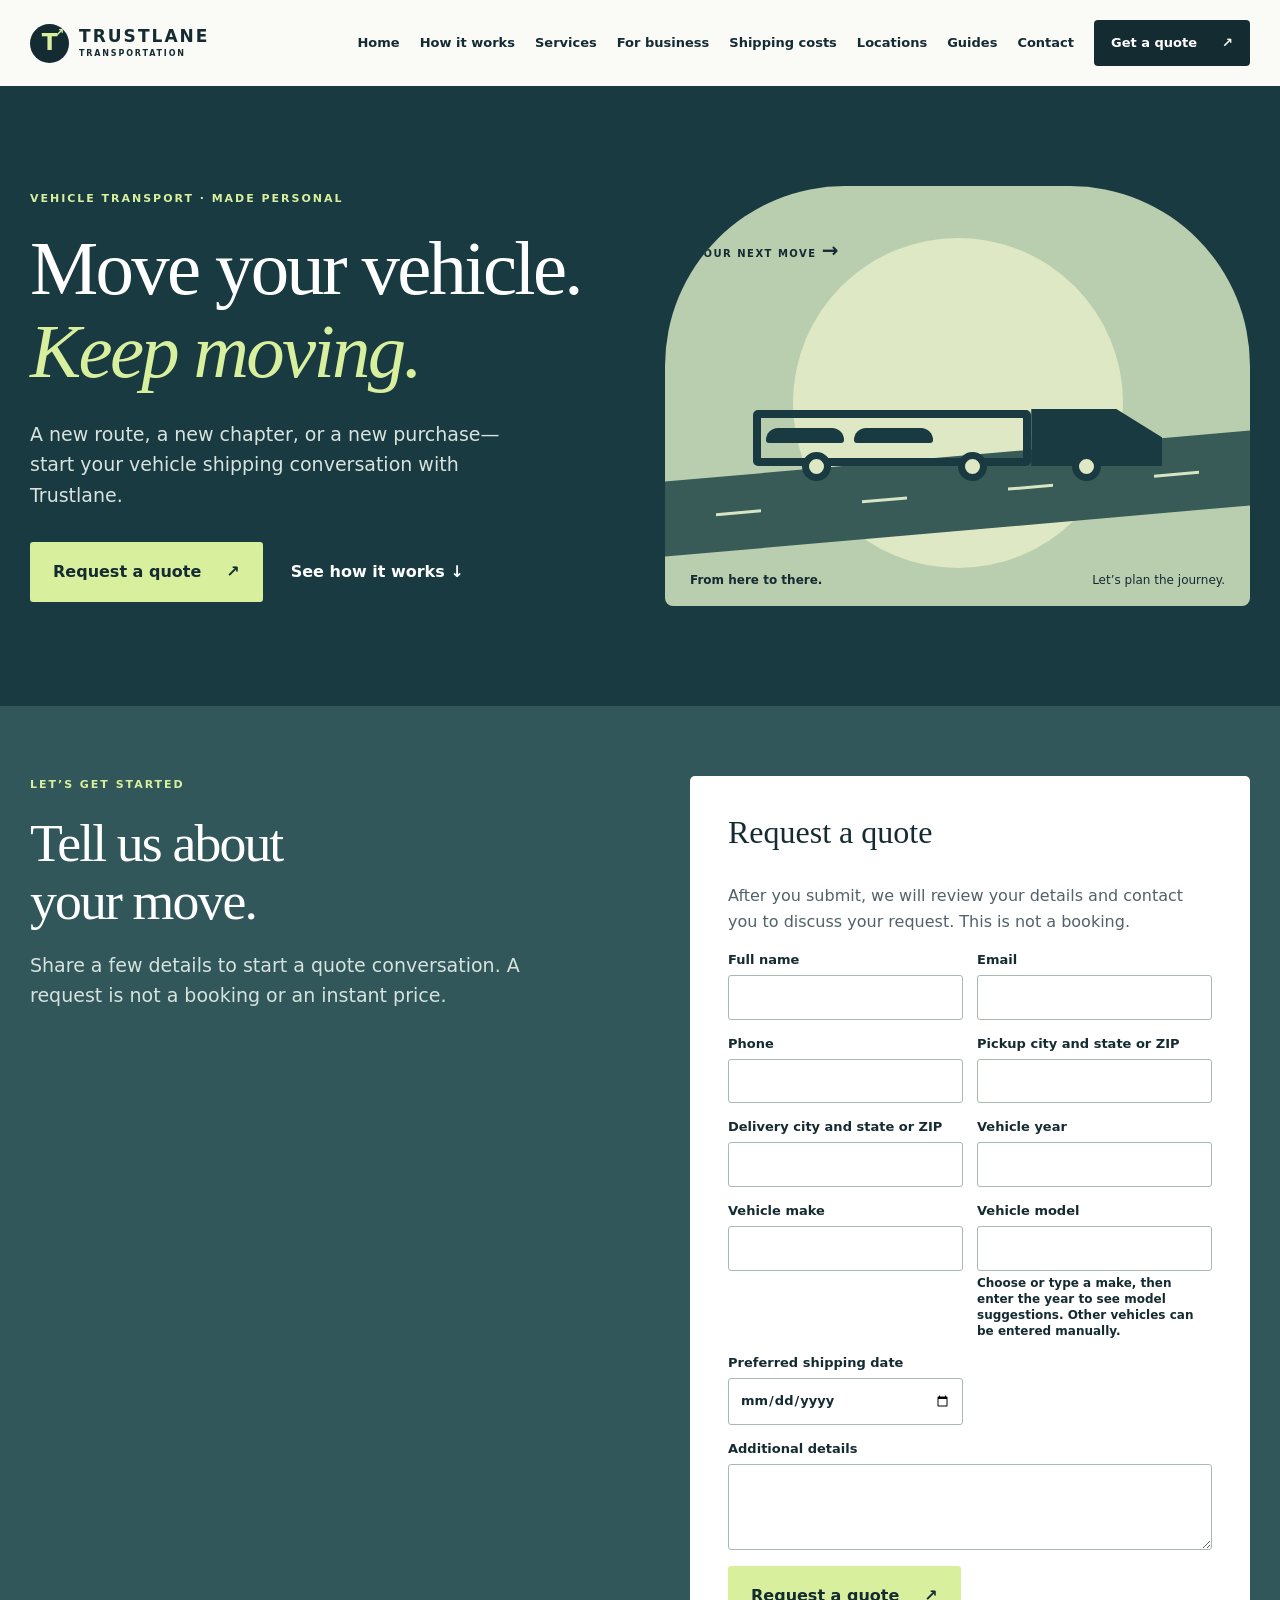
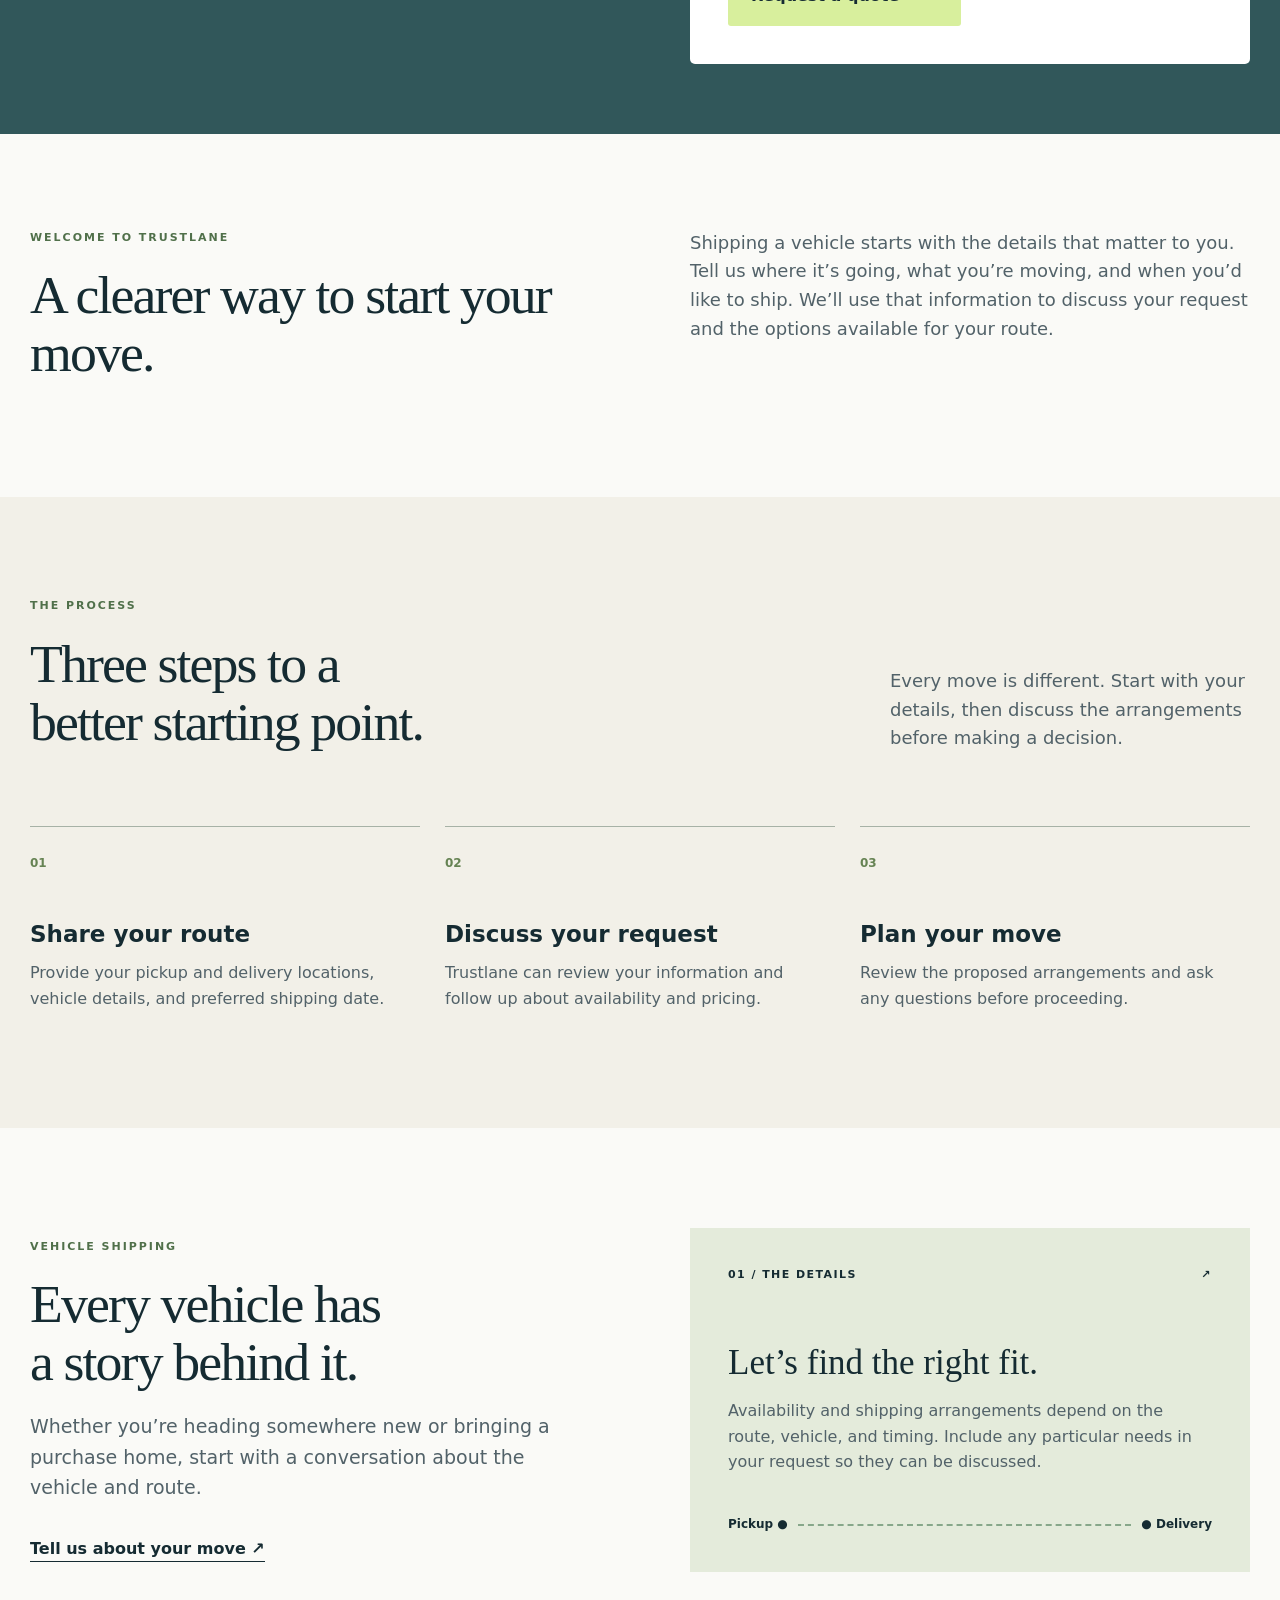
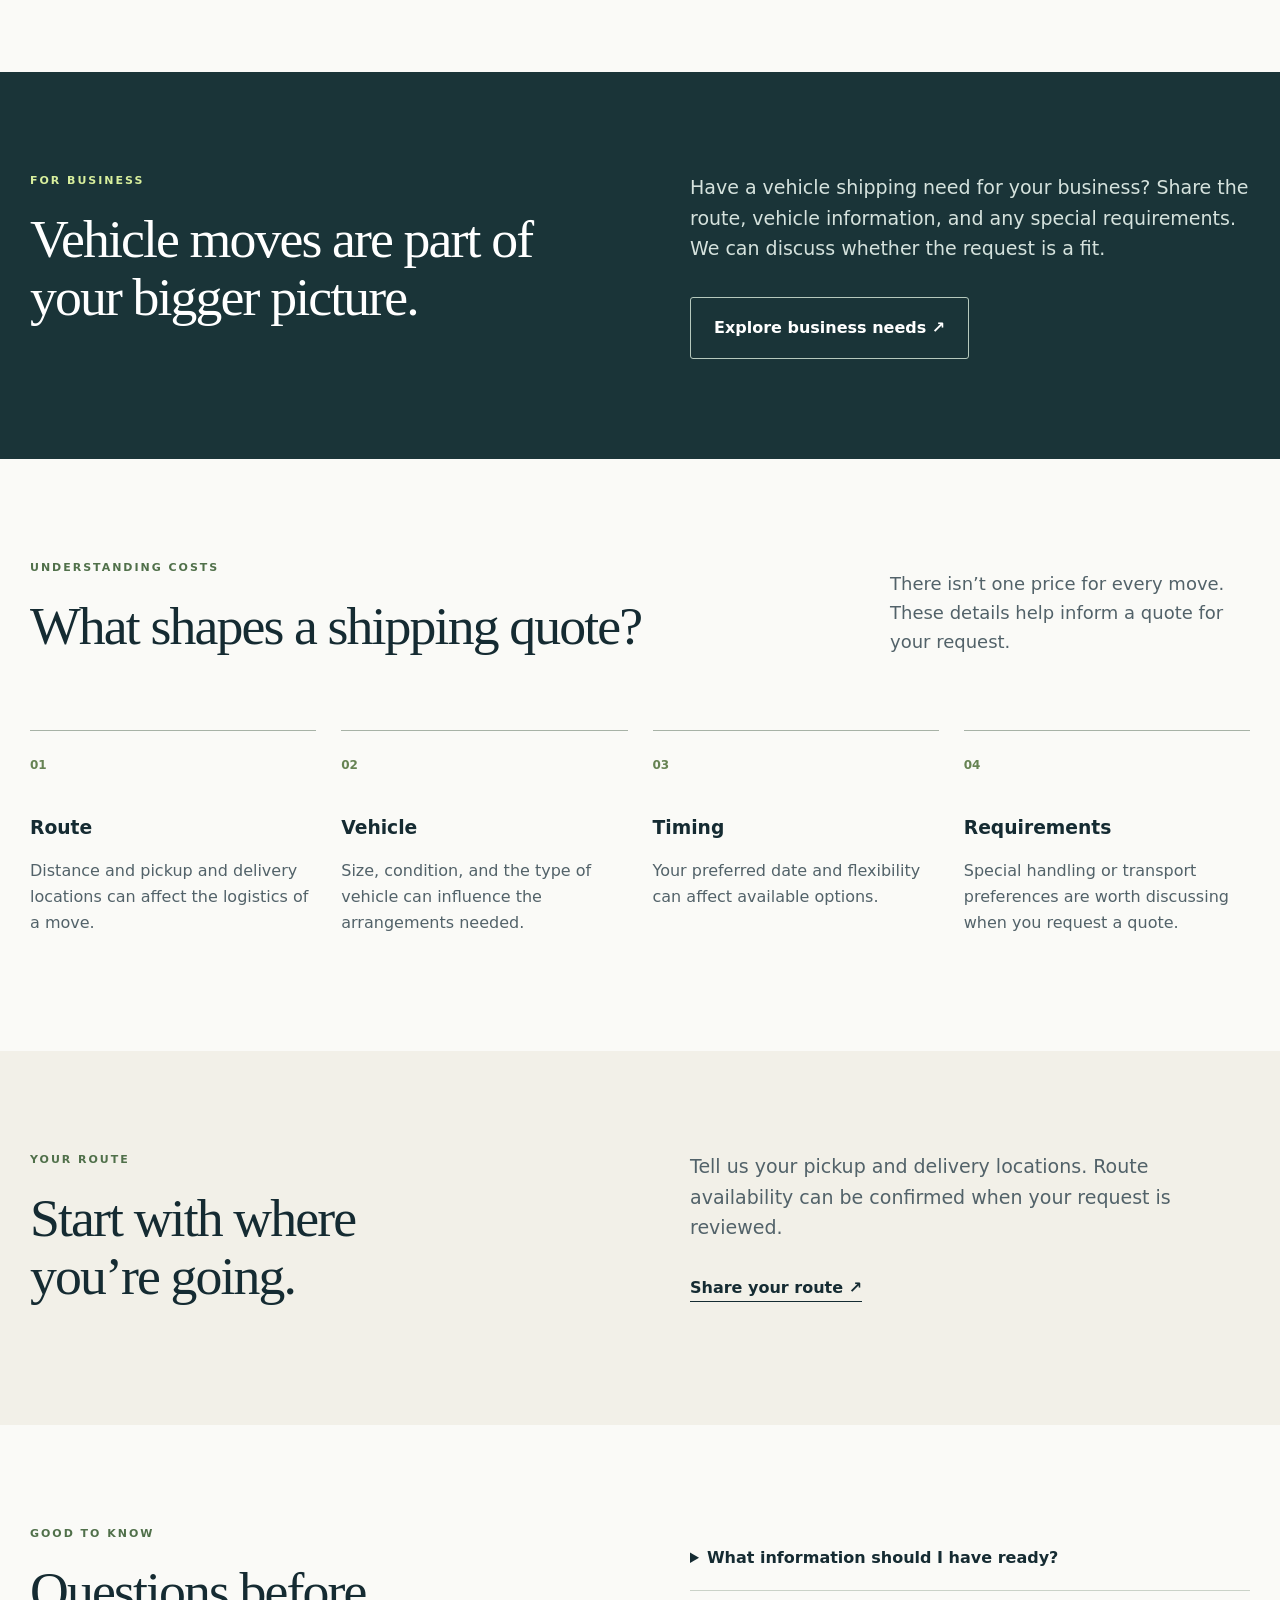
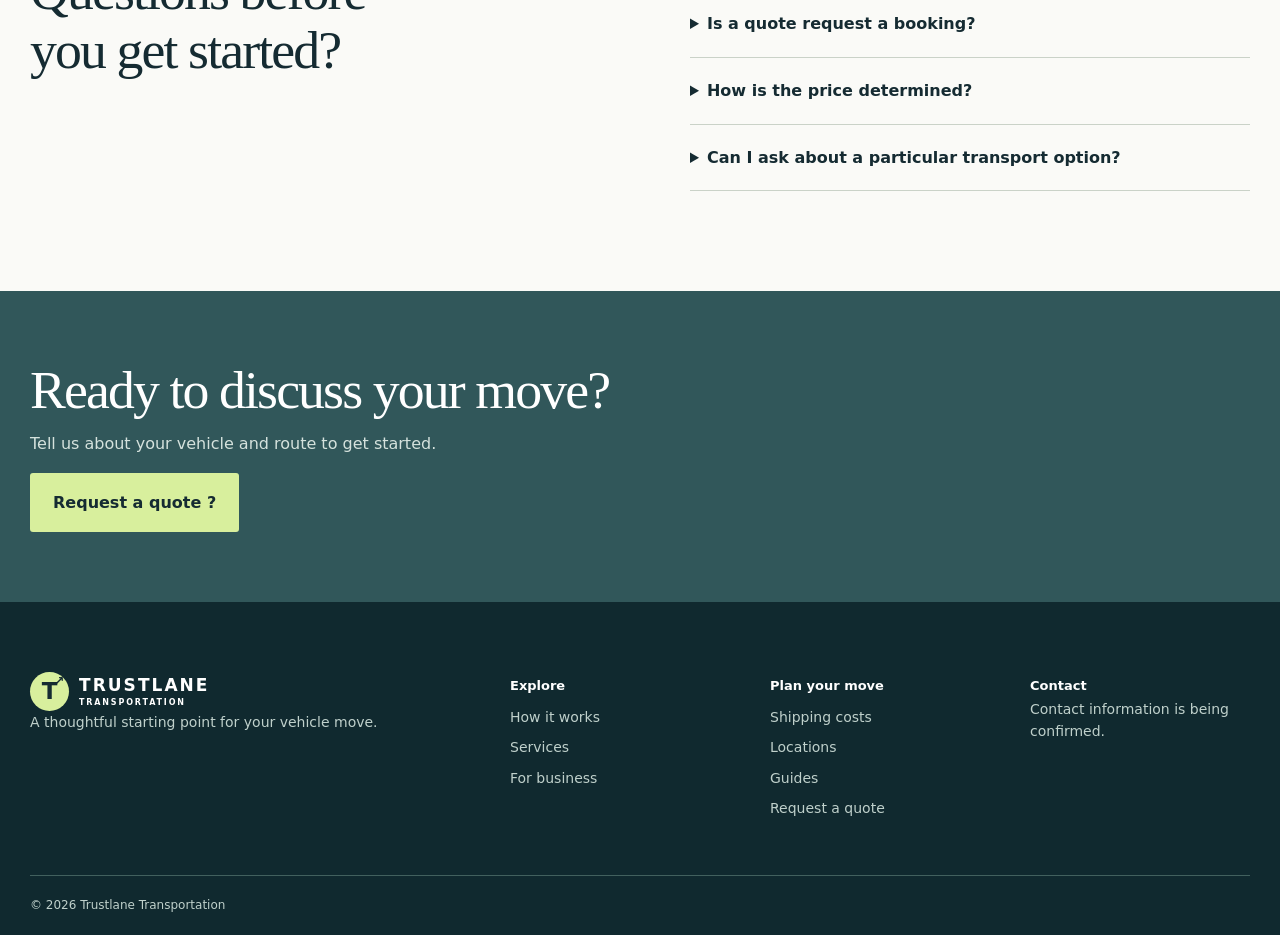
<file: index.html>
<!doctype html>
<html lang="en"><head><meta charset="utf-8"><meta name="viewport" content="width=device-width,initial-scale=1"><title>Trustlane Transportation | Request a vehicle shipping quote</title><meta name="description" content="Tell Trustlane Transportation about your vehicle, route and preferred date to request a shipping quote."><link rel="canonical" href="https://trustlanetransportation.com/"><link rel="stylesheet" href="style.css?v=public-pages-20261104b"></head><body>
<a class="skip" href="#main">Skip to content</a><header><div class="nav wrap"><a class="brand" href="#home" aria-label="Trustlane Transportation home"><span class="mark">T<span>↗</span></span><span>TRUSTLANE<small>TRANSPORTATION</small></span></a><button class="menu" aria-expanded="false" aria-controls="navigation">Menu <span aria-hidden="true">☰</span></button><nav id="navigation" aria-label="Main navigation"><a href="/">Home</a><a href="/how-it-works.html">How it works</a><a href="/services.html">Services</a><a href="/business.html">For business</a><a href="/shipping-costs.html">Shipping costs</a><a href="/locations.html">Locations</a><a href="/guides.html">Guides</a><a href="/contact.html">Contact</a><a class="navcta" href="/#quote">Get a quote <span aria-hidden="true">↗</span></a></nav></div></header>
<main id="main"><section class="hero" id="home"><div class="wrap hero-grid"><div><p class="eyebrow light">VEHICLE TRANSPORT · MADE PERSONAL</p><h1>Move your vehicle.<br><em>Keep moving.</em></h1><p class="hero-copy">A new route, a new chapter, or a new purchase—start your vehicle shipping conversation with Trustlane.</p><div class="actions"><a class="button primary" href="#quote">Request a quote <span>↗</span></a><a class="text-link" href="#how">See how it works ↓</a></div></div><div class="hero-art" aria-hidden="true"><div class="route-label">YOUR NEXT MOVE <b>→</b></div><div class="road"><span class="line"></span><span class="line"></span><span class="line"></span><span class="line"></span></div><div class="vehicle"><div class="cab"></div><div class="trailer"><span></span><span></span></div><i></i><i></i><i></i></div><div class="art-caption"><b>From here to there.</b><span>Let’s plan the journey.</span></div></div></div></section>
<section class="section quote-section" id="quote"><div class="wrap quote-grid"><div><p class="eyebrow light">LET’S GET STARTED</p><h2>Tell us about<br>your move.</h2><p>Share a few details to start a quote conversation. A request is not a booking or an instant price.</p></div><div class="form-card"><h3>Request a quote</h3><p>After you submit, we will review your details and contact you to discuss your request. This is not a booking.</p><form id="quote-form"><div class="fields"><label>Full name<input name="name" required minlength="2" maxlength="120" autocomplete="name"></label><label>Email<input name="email" type="email" required maxlength="254" autocomplete="email"></label><label>Phone<input name="phone" type="tel" required minlength="7" maxlength="40" autocomplete="tel"></label><label>Pickup city and state or ZIP<input name="pickup" required minlength="2" maxlength="160"></label><label>Delivery city and state or ZIP<input name="delivery" required minlength="2" maxlength="160"></label><label>Vehicle year<input name="vehicle_year" type="number" required min="1886" max="2100"></label><label>Vehicle make<input name="vehicle_make" required maxlength="80"></label><label>Vehicle model<input name="vehicle_model" required maxlength="80"></label><label>Preferred shipping date<input name="preferred_date" type="date" required></label><label class="wide">Additional details<textarea name="details" maxlength="2000" rows="3"></textarea></label></div><label class="trap" aria-hidden="true">Website<input name="website" tabindex="-1" autocomplete="off"></label><p id="quote-result" role="status" aria-live="polite"></p><button class="button primary" type="submit">Request a quote <span aria-hidden="true">↗</span></button></form></div></div></section>
<section class="intro wrap"><div><p class="eyebrow">WELCOME TO TRUSTLANE</p><h2>A clearer way to start your move.</h2></div><p>Shipping a vehicle starts with the details that matter to you. Tell us where it’s going, what you’re moving, and when you’d like to ship. We’ll use that information to discuss your request and the options available for your route.</p></section>
<section class="section sand" id="how"><div class="wrap"><div class="section-head"><div><p class="eyebrow">THE PROCESS</p><h2>Three steps to a<br>better starting point.</h2></div><p>Every move is different. Start with your details, then discuss the arrangements before making a decision.</p></div><div class="steps"><article><span>01</span><h3>Share your route</h3><p>Provide your pickup and delivery locations, vehicle details, and preferred shipping date.</p></article><article><span>02</span><h3>Discuss your request</h3><p>Trustlane can review your information and follow up about availability and pricing.</p></article><article><span>03</span><h3>Plan your move</h3><p>Review the proposed arrangements and ask any questions before proceeding.</p></article></div></div></section>
<section class="section wrap split" id="services"><div><p class="eyebrow">VEHICLE SHIPPING</p><h2>Every vehicle has<br>a story behind it.</h2><p class="large">Whether you’re heading somewhere new or bringing a purchase home, start with a conversation about the vehicle and route.</p><a class="inline-link" href="#quote">Tell us about your move ↗</a></div><div class="service-panel"><div class="service-top"><span>01 / THE DETAILS</span><span>↗</span></div><h3>Let’s find the right fit.</h3><p>Availability and shipping arrangements depend on the route, vehicle, and timing. Include any particular needs in your request so they can be discussed.</p><div class="route-graphic"><span>Pickup <b>●</b></span><span class="dots"></span><span><b>●</b> Delivery</span></div></div></section>
<section class="section dark" id="business"><div class="wrap business"><div><p class="eyebrow light">FOR BUSINESS</p><h2>Vehicle moves are part of your bigger picture.</h2></div><div><p>Have a vehicle shipping need for your business? Share the route, vehicle information, and any special requirements. We can discuss whether the request is a fit.</p><a class="button outline" href="/business.html">Explore business needs ↗</a></div></div></section>
<section class="section wrap" id="costs"><div class="section-head"><div><p class="eyebrow">UNDERSTANDING COSTS</p><h2>What shapes a shipping quote?</h2></div><p>There isn’t one price for every move. These details help inform a quote for your request.</p></div><div class="cost-grid"><article><b>01</b><h3>Route</h3><p>Distance and pickup and delivery locations can affect the logistics of a move.</p></article><article><b>02</b><h3>Vehicle</h3><p>Size, condition, and the type of vehicle can influence the arrangements needed.</p></article><article><b>03</b><h3>Timing</h3><p>Your preferred date and flexibility can affect available options.</p></article><article><b>04</b><h3>Requirements</h3><p>Special handling or transport preferences are worth discussing when you request a quote.</p></article></div></section>
<section class="section sand" id="locations"><div class="wrap location"><div><p class="eyebrow">YOUR ROUTE</p><h2>Start with where<br>you’re going.</h2></div><div><p class="large">Tell us your pickup and delivery locations. Route availability can be confirmed when your request is reviewed.</p><a class="inline-link" href="#quote">Share your route ↗</a></div></div></section>
<section class="section wrap faq"><div><p class="eyebrow">GOOD TO KNOW</p><h2>Questions before<br>you get started?</h2></div><div><details><summary>What information should I have ready?</summary><p>Your pickup and delivery locations, vehicle year, make and model, and preferred shipping date are a helpful starting point.</p></details><details><summary>Is a quote request a booking?</summary><p>No. A request starts a conversation. Pricing, availability, and any booking arrangements must be confirmed separately.</p></details><details><summary>How is the price determined?</summary><p>Route, vehicle, timing, and any special requirements can all affect the proposed price.</p></details><details><summary>Can I ask about a particular transport option?</summary><p>Yes. Include your preferences with your request and ask about available options for your route.</p></details></div></section>
<section class="article-final"><div class="wrap"><h2>Ready to discuss your move?</h2><p>Tell us about your vehicle and route to get started.</p><a class="button primary" href="#quote">Request a quote ?</a></div></section></main><footer id="contact"><div class="wrap footer-grid"><div><a class="brand" href="#home"><span class="mark">T<span>↗</span></span><span>TRUSTLANE<small>TRANSPORTATION</small></span></a><p>A thoughtful starting point for your vehicle move.</p></div><div><b>Explore</b><a href="/how-it-works.html">How it works</a><a href="/services.html">Services</a><a href="/business.html">For business</a></div><div><b>Plan your move</b><a href="/shipping-costs.html">Shipping costs</a><a href="/locations.html">Locations</a><a href="/guides.html">Guides</a><a href="#quote">Request a quote</a></div><div><b>Contact</b><p>Contact information is being confirmed.</p></div></div><div class="wrap footnote">© 2026 Trustlane Transportation</div></footer><script src="/vehicle-makes.js?v=20261105"></script><script src="/vehicle-lookup.js?v=makes-20261105"></script><script src="script.js?v=public-pages-20261104b"></script><script>attachVehicleLookup(document.querySelector("#quote-form"),{year:"vehicle_year",make:"vehicle_make",model:"vehicle_model"});</script></body></html>
</file>
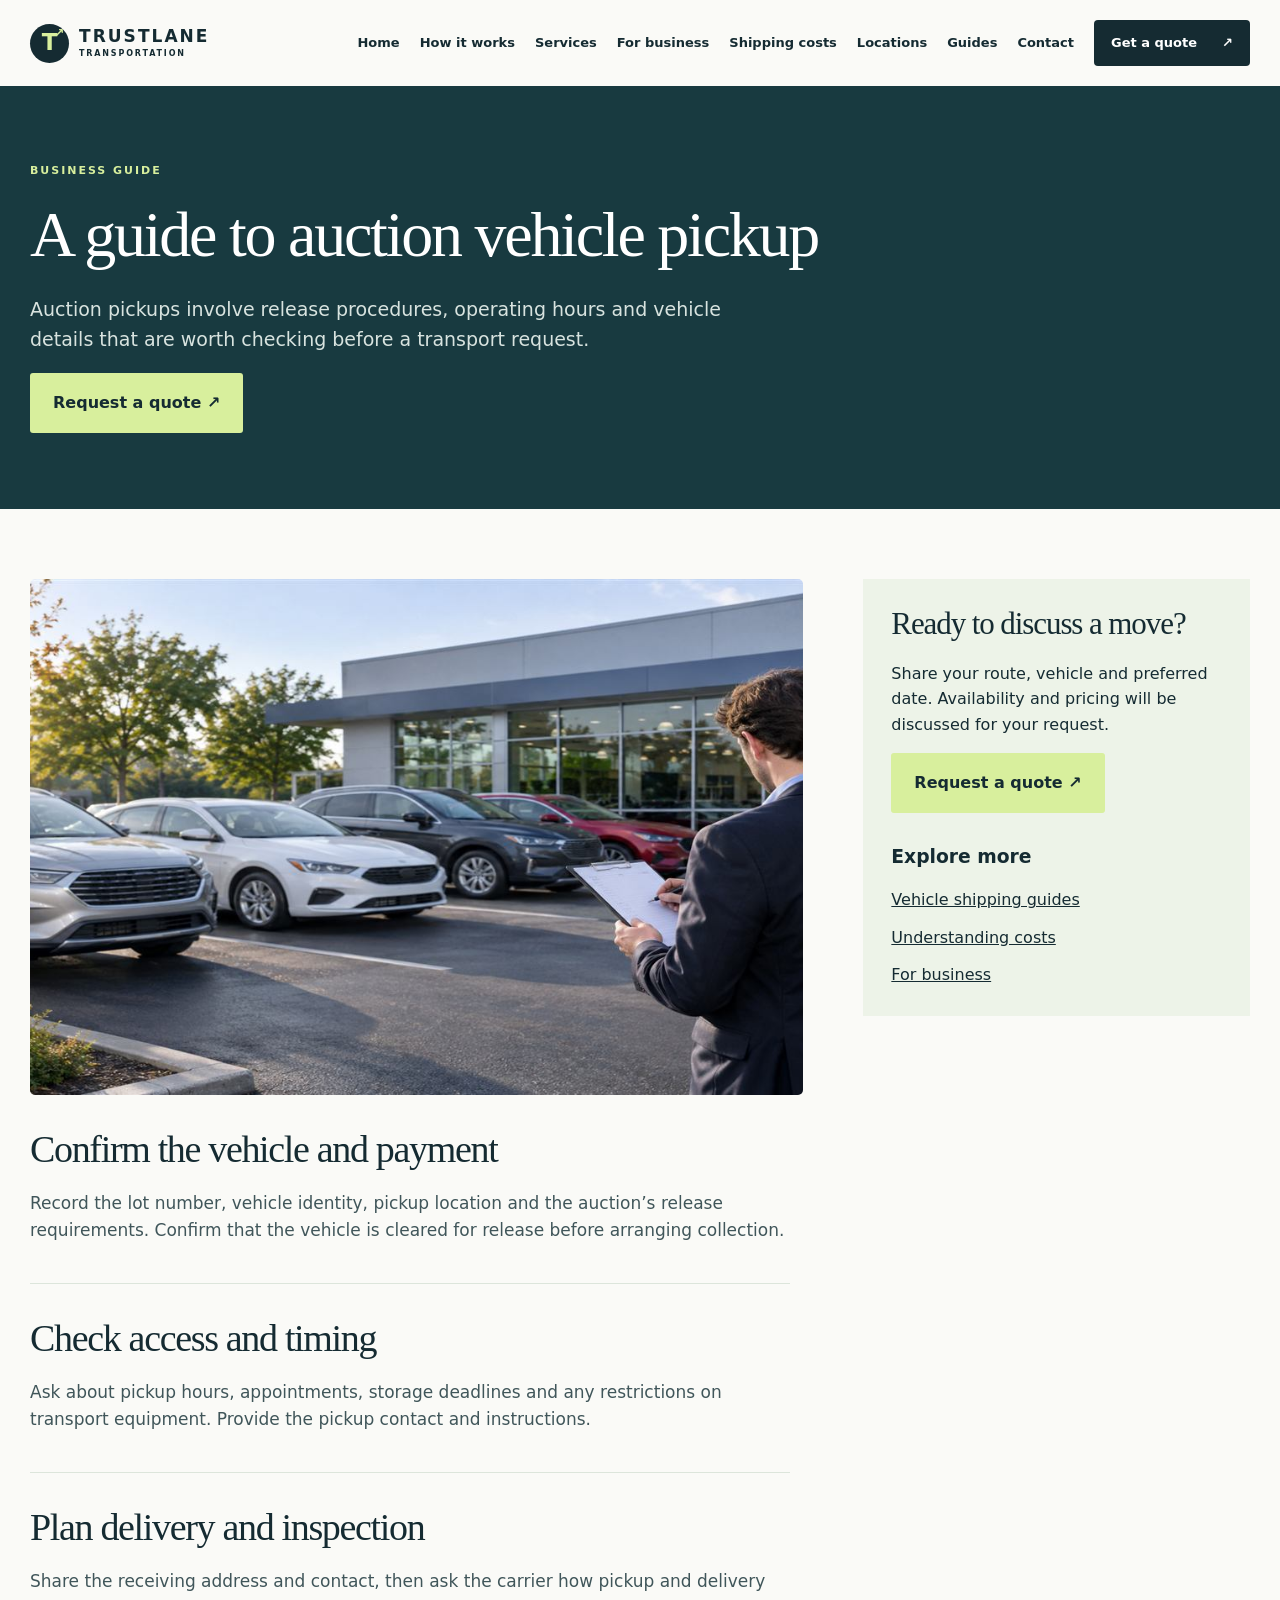
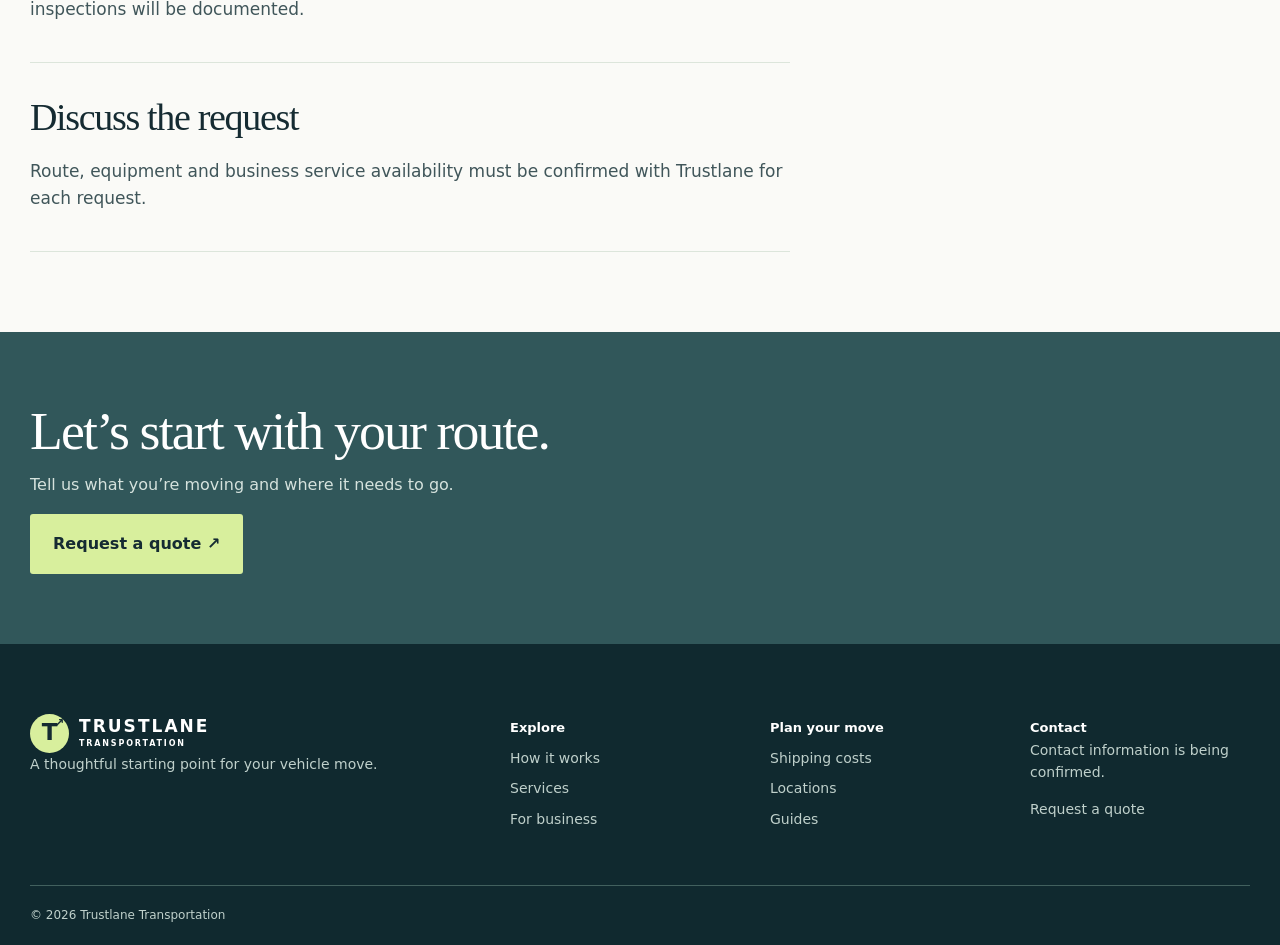
<file: auction-guide.html>
<!doctype html><html lang="en"><head><meta charset="utf-8"><meta name="viewport" content="width=device-width,initial-scale=1"><title>A guide to auction vehicle pickup | Trustlane Transportation</title><meta name="description" content="Auction pickups involve release procedures, operating hours and vehicle details that are worth checking before a transport request."><link rel="canonical" href="https://trustlanetransportation.com/auction-guide.html"><link rel="stylesheet" href="/style.css?v=public-pages-20261104b"></head><body><a class="skip" href="#main">Skip to content</a><header><div class="nav wrap"><a class="brand" href="/" aria-label="Trustlane Transportation home"><span class="mark">T<span>↗</span></span><span>TRUSTLANE<small>TRANSPORTATION</small></span></a><button class="menu" aria-expanded="false" aria-controls="navigation">Menu <span aria-hidden="true">☰</span></button><nav id="navigation" aria-label="Main navigation"><a href="/">Home</a><a href="/how-it-works.html">How it works</a><a href="/services.html">Services</a><a href="/business.html">For business</a><a href="/shipping-costs.html">Shipping costs</a><a href="/locations.html">Locations</a><a href="/guides.html">Guides</a><a href="/contact.html">Contact</a><a class="navcta" href="/#quote">Get a quote <span aria-hidden="true">↗</span></a></nav></div></header><main id="main"><section class="article-hero"><div class="wrap"><p class="eyebrow light">BUSINESS GUIDE</p><h1>A guide to auction vehicle pickup</h1><p>Auction pickups involve release procedures, operating hours and vehicle details that are worth checking before a transport request.</p><a class="button primary" href="/#quote">Request a quote ↗</a></div></section><div class="wrap article-layout"><div class="article-main"><img class="article-image" src="/assets/dealer-lot.jpg" alt="Vehicles at a dealership and a person reviewing a checklist" width="1536" height="1024"><div class="article-copy"><article><h2>Confirm the vehicle and payment</h2><p>Record the lot number, vehicle identity, pickup location and the auction’s release requirements. Confirm that the vehicle is cleared for release before arranging collection.</p></article><article><h2>Check access and timing</h2><p>Ask about pickup hours, appointments, storage deadlines and any restrictions on transport equipment. Provide the pickup contact and instructions.</p></article><article><h2>Plan delivery and inspection</h2><p>Share the receiving address and contact, then ask the carrier how pickup and delivery inspections will be documented.</p></article><article><h2>Discuss the request</h2><p>Route, equipment and business service availability must be confirmed with Trustlane for each request.</p></article></div></div><aside class="article-aside"><h2>Ready to discuss a move?</h2><p>Share your route, vehicle and preferred date. Availability and pricing will be discussed for your request.</p><a class="button primary" href="/#quote">Request a quote ↗</a><h3>Explore more</h3><a href="/guides.html">Vehicle shipping guides</a><a href="/shipping-costs.html">Understanding costs</a><a href="/business.html">For business</a></aside></div><section class="article-final"><div class="wrap"><h2>Let’s start with your route.</h2><p>Tell us what you’re moving and where it needs to go.</p><a class="button primary" href="/#quote">Request a quote ↗</a></div></section></main><footer id="contact"><div class="wrap footer-grid"><div><a class="brand" href="/" aria-label="Trustlane Transportation home"><span class="mark">T<span>↗</span></span><span>TRUSTLANE<small>TRANSPORTATION</small></span></a><p>A thoughtful starting point for your vehicle move.</p></div><div><b>Explore</b><a href="/how-it-works.html">How it works</a><a href="/services.html">Services</a><a href="/business.html">For business</a></div><div><b>Plan your move</b><a href="/shipping-costs.html">Shipping costs</a><a href="/locations.html">Locations</a><a href="/guides.html">Guides</a></div><div><b>Contact</b><p>Contact information is being confirmed.</p><a href="/#quote">Request a quote</a></div></div><div class="wrap footnote">© 2026 Trustlane Transportation</div></footer><script src="/script.js?v=public-pages-20261104b"></script></body></html>
</file>
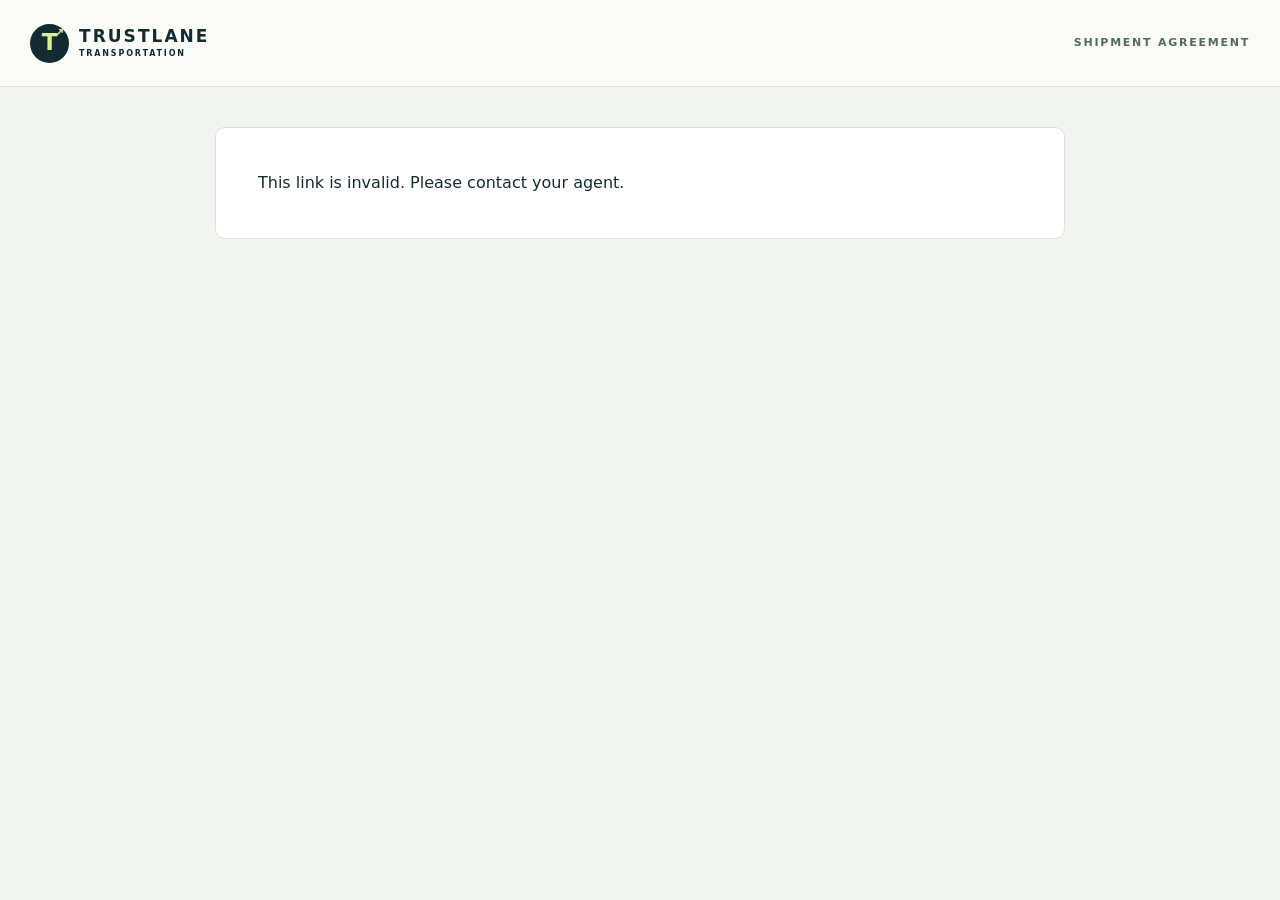
<file: booking.html>
<!doctype html><html lang="en"><head><meta charset="utf-8"><meta name="viewport" content="width=device-width,initial-scale=1"><meta name="robots" content="noindex,nofollow"><meta name="referrer" content="no-referrer"><title>Review agreement | Trustlane Transportation</title><link rel="stylesheet" href="/style.css"></head>
<body class="portal-body booking-body"><header><div class="wrap nav"><a class="brand" href="/"><span class="mark">T<span>↗</span></span><span>TRUSTLANE<small>TRANSPORTATION</small></span></a><span class="portal-header-label">SHIPMENT AGREEMENT</span></div></header>
<main class="booking-wrap"><div id="booking-message" role="status" aria-live="polite">Loading your agreement…</div><section id="booking-content" hidden><p class="eyebrow">REVIEW YOUR SHIPMENT</p><h1>Review and sign.</h1><p>Please check the shipment details, complete both addresses, and review the agreement before signing.</p><div class="booking-summary" id="booking-summary"></div><form id="booking-form"><div class="working-grid"><label>Complete pickup address<textarea name="pickup_address" minlength="6" maxlength="300" required></textarea></label><label>Complete delivery address<textarea name="delivery_address" minlength="6" maxlength="300" required></textarea></label></div><h2>Transport agreement</h2><div id="agreement-text" class="agreement-text" tabindex="0" aria-label="Agreement terms"></div><label>Full name<input name="name" autocomplete="name" minlength="2" maxlength="120" required></label><p>Your IP address will be recorded with your signature as part of the agreement record.</p><label class="booking-consent"><input type="checkbox" name="agreed" required> I have read and agree to the transport agreement and the shipment details above.</label><button class="button primary" id="booking-submit">Sign agreement</button></form></section></main><script src="/booking.js"></script></body></html>
</file>
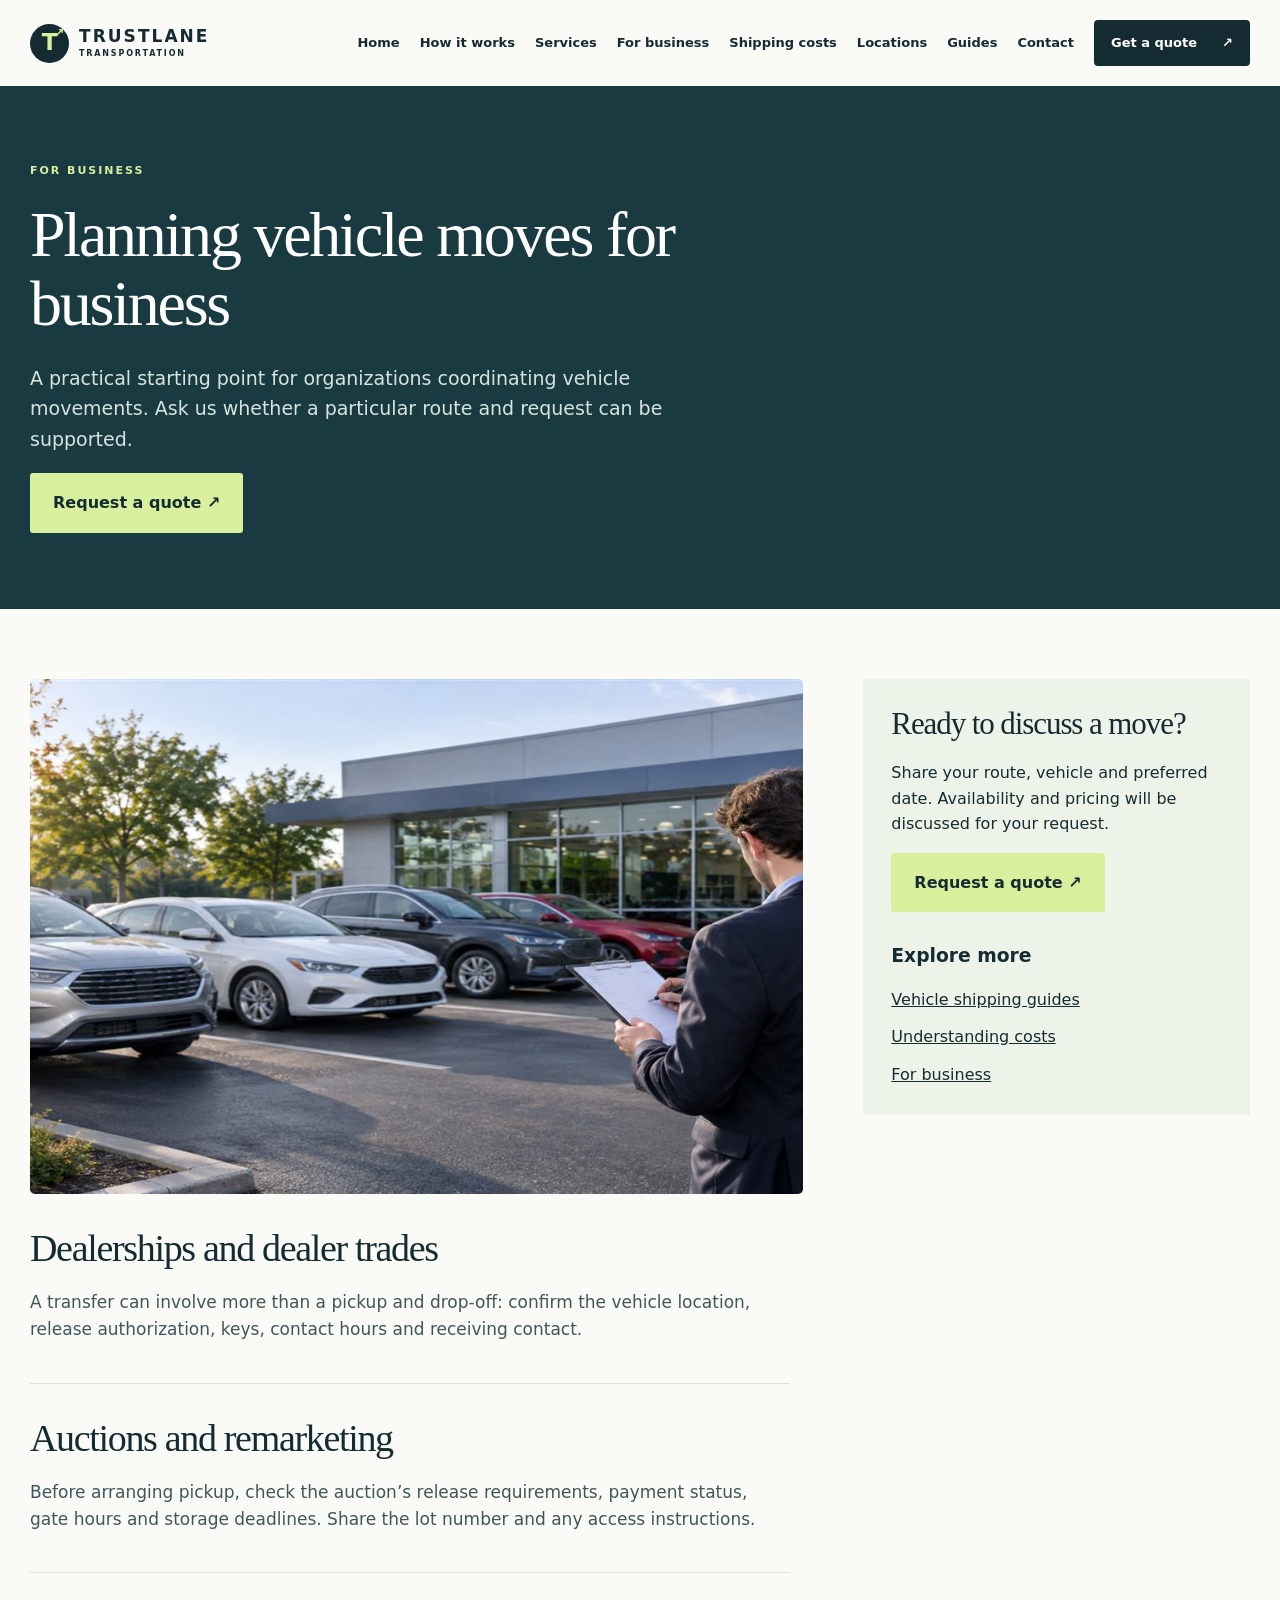
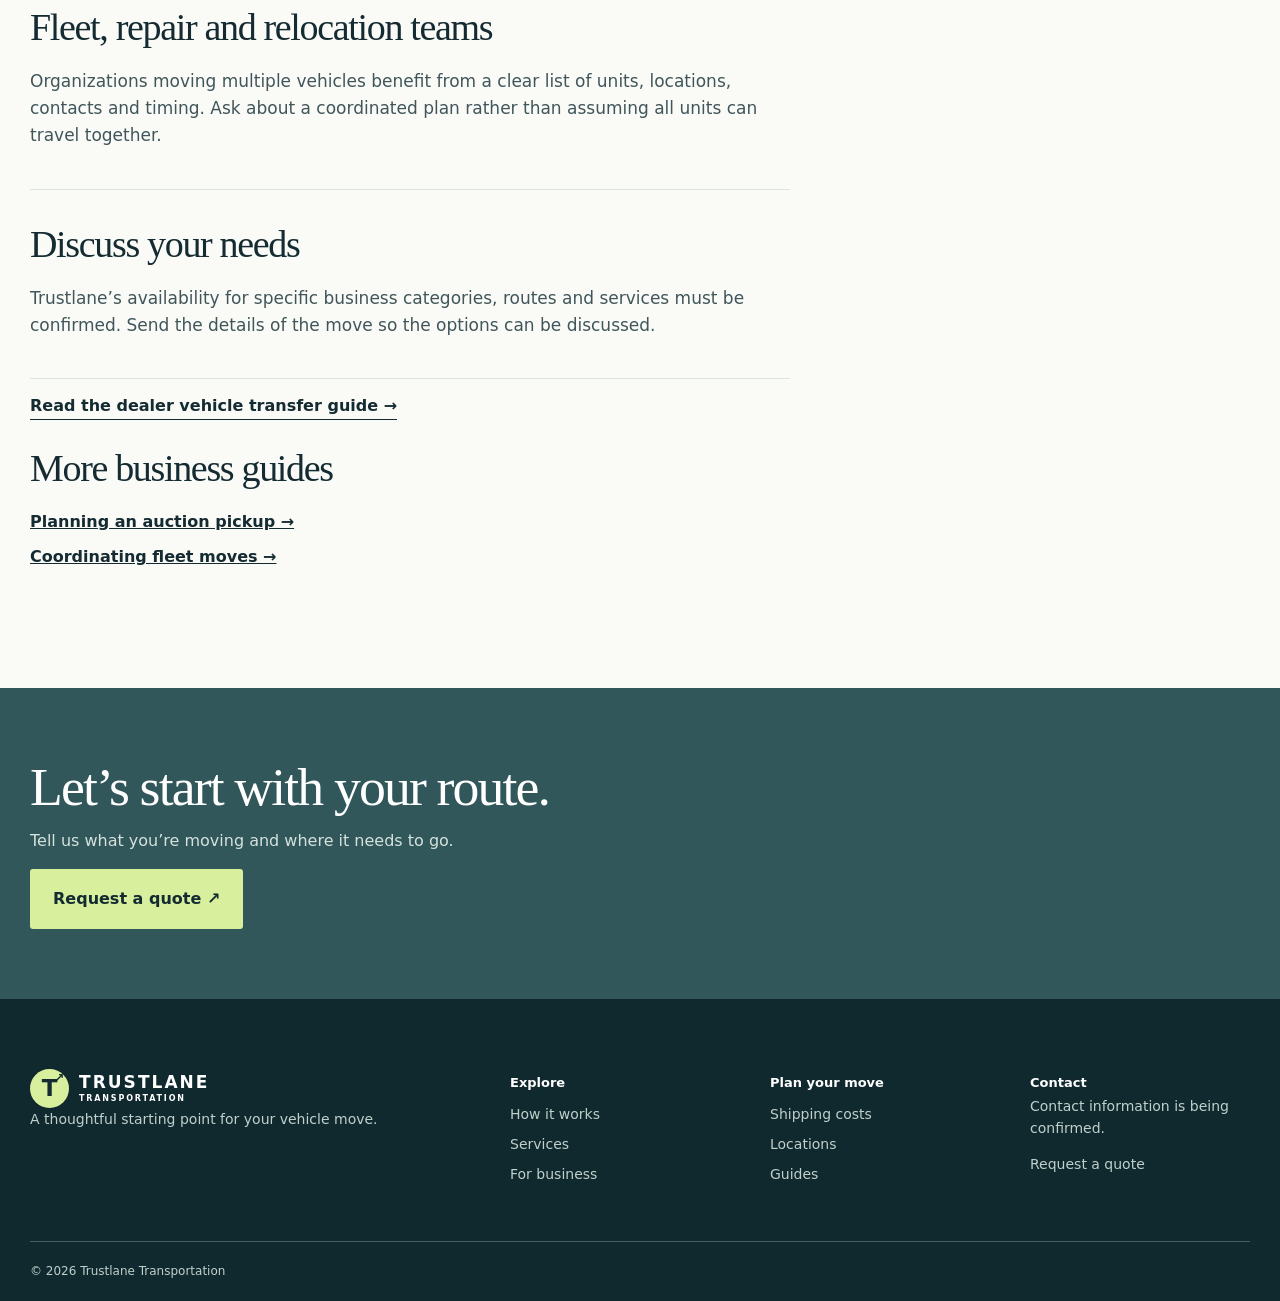
<file: business.html>
<!doctype html><html lang="en"><head><meta charset="utf-8"><meta name="viewport" content="width=device-width,initial-scale=1"><title>Planning vehicle moves for business | Trustlane Transportation</title><meta name="description" content="A practical starting point for organizations coordinating vehicle movements. Ask us whether a particular route and request can be supported."><link rel="canonical" href="https://trustlanetransportation.com/business.html"><link rel="stylesheet" href="/style.css?v=public-pages-20261104b"></head><body><a class="skip" href="#main">Skip to content</a><header><div class="nav wrap"><a class="brand" href="/" aria-label="Trustlane Transportation home"><span class="mark">T<span>↗</span></span><span>TRUSTLANE<small>TRANSPORTATION</small></span></a><button class="menu" aria-expanded="false" aria-controls="navigation">Menu <span aria-hidden="true">☰</span></button><nav id="navigation" aria-label="Main navigation"><a href="/">Home</a><a href="/how-it-works.html">How it works</a><a href="/services.html">Services</a><a href="/business.html">For business</a><a href="/shipping-costs.html">Shipping costs</a><a href="/locations.html">Locations</a><a href="/guides.html">Guides</a><a href="/contact.html">Contact</a><a class="navcta" href="/#quote">Get a quote <span aria-hidden="true">↗</span></a></nav></div></header><main id="main"><section class="article-hero"><div class="wrap"><p class="eyebrow light">FOR BUSINESS</p><h1>Planning vehicle moves for business</h1><p>A practical starting point for organizations coordinating vehicle movements. Ask us whether a particular route and request can be supported.</p><a class="button primary" href="/#quote">Request a quote ↗</a></div></section><div class="wrap article-layout"><div class="article-main"><img class="article-image" src="/assets/dealer-lot.jpg" alt="Vehicles at a dealership and a person reviewing a checklist" width="1536" height="1024"><div class="article-copy"><article><h2>Dealerships and dealer trades</h2><p>A transfer can involve more than a pickup and drop-off: confirm the vehicle location, release authorization, keys, contact hours and receiving contact.</p></article><article><h2>Auctions and remarketing</h2><p>Before arranging pickup, check the auction’s release requirements, payment status, gate hours and storage deadlines. Share the lot number and any access instructions.</p></article><article><h2>Fleet, repair and relocation teams</h2><p>Organizations moving multiple vehicles benefit from a clear list of units, locations, contacts and timing. Ask about a coordinated plan rather than assuming all units can travel together.</p></article><article><h2>Discuss your needs</h2><p>Trustlane’s availability for specific business categories, routes and services must be confirmed. Send the details of the move so the options can be discussed.</p></article><a class="inline-link" href="/dealer-guide.html">Read the dealer vehicle transfer guide →</a><div class="related-guides"><h2>More business guides</h2><a href="/auction-guide.html">Planning an auction pickup →</a><a href="/fleet-guide.html">Coordinating fleet moves →</a></div></div></div><aside class="article-aside"><h2>Ready to discuss a move?</h2><p>Share your route, vehicle and preferred date. Availability and pricing will be discussed for your request.</p><a class="button primary" href="/#quote">Request a quote ↗</a><h3>Explore more</h3><a href="/guides.html">Vehicle shipping guides</a><a href="/shipping-costs.html">Understanding costs</a><a href="/business.html">For business</a></aside></div><section class="article-final"><div class="wrap"><h2>Let’s start with your route.</h2><p>Tell us what you’re moving and where it needs to go.</p><a class="button primary" href="/#quote">Request a quote ↗</a></div></section></main><footer id="contact"><div class="wrap footer-grid"><div><a class="brand" href="/" aria-label="Trustlane Transportation home"><span class="mark">T<span>↗</span></span><span>TRUSTLANE<small>TRANSPORTATION</small></span></a><p>A thoughtful starting point for your vehicle move.</p></div><div><b>Explore</b><a href="/how-it-works.html">How it works</a><a href="/services.html">Services</a><a href="/business.html">For business</a></div><div><b>Plan your move</b><a href="/shipping-costs.html">Shipping costs</a><a href="/locations.html">Locations</a><a href="/guides.html">Guides</a></div><div><b>Contact</b><p>Contact information is being confirmed.</p><a href="/#quote">Request a quote</a></div></div><div class="wrap footnote">© 2026 Trustlane Transportation</div></footer><script src="/script.js?v=public-pages-20261104b"></script></body></html>
</file>
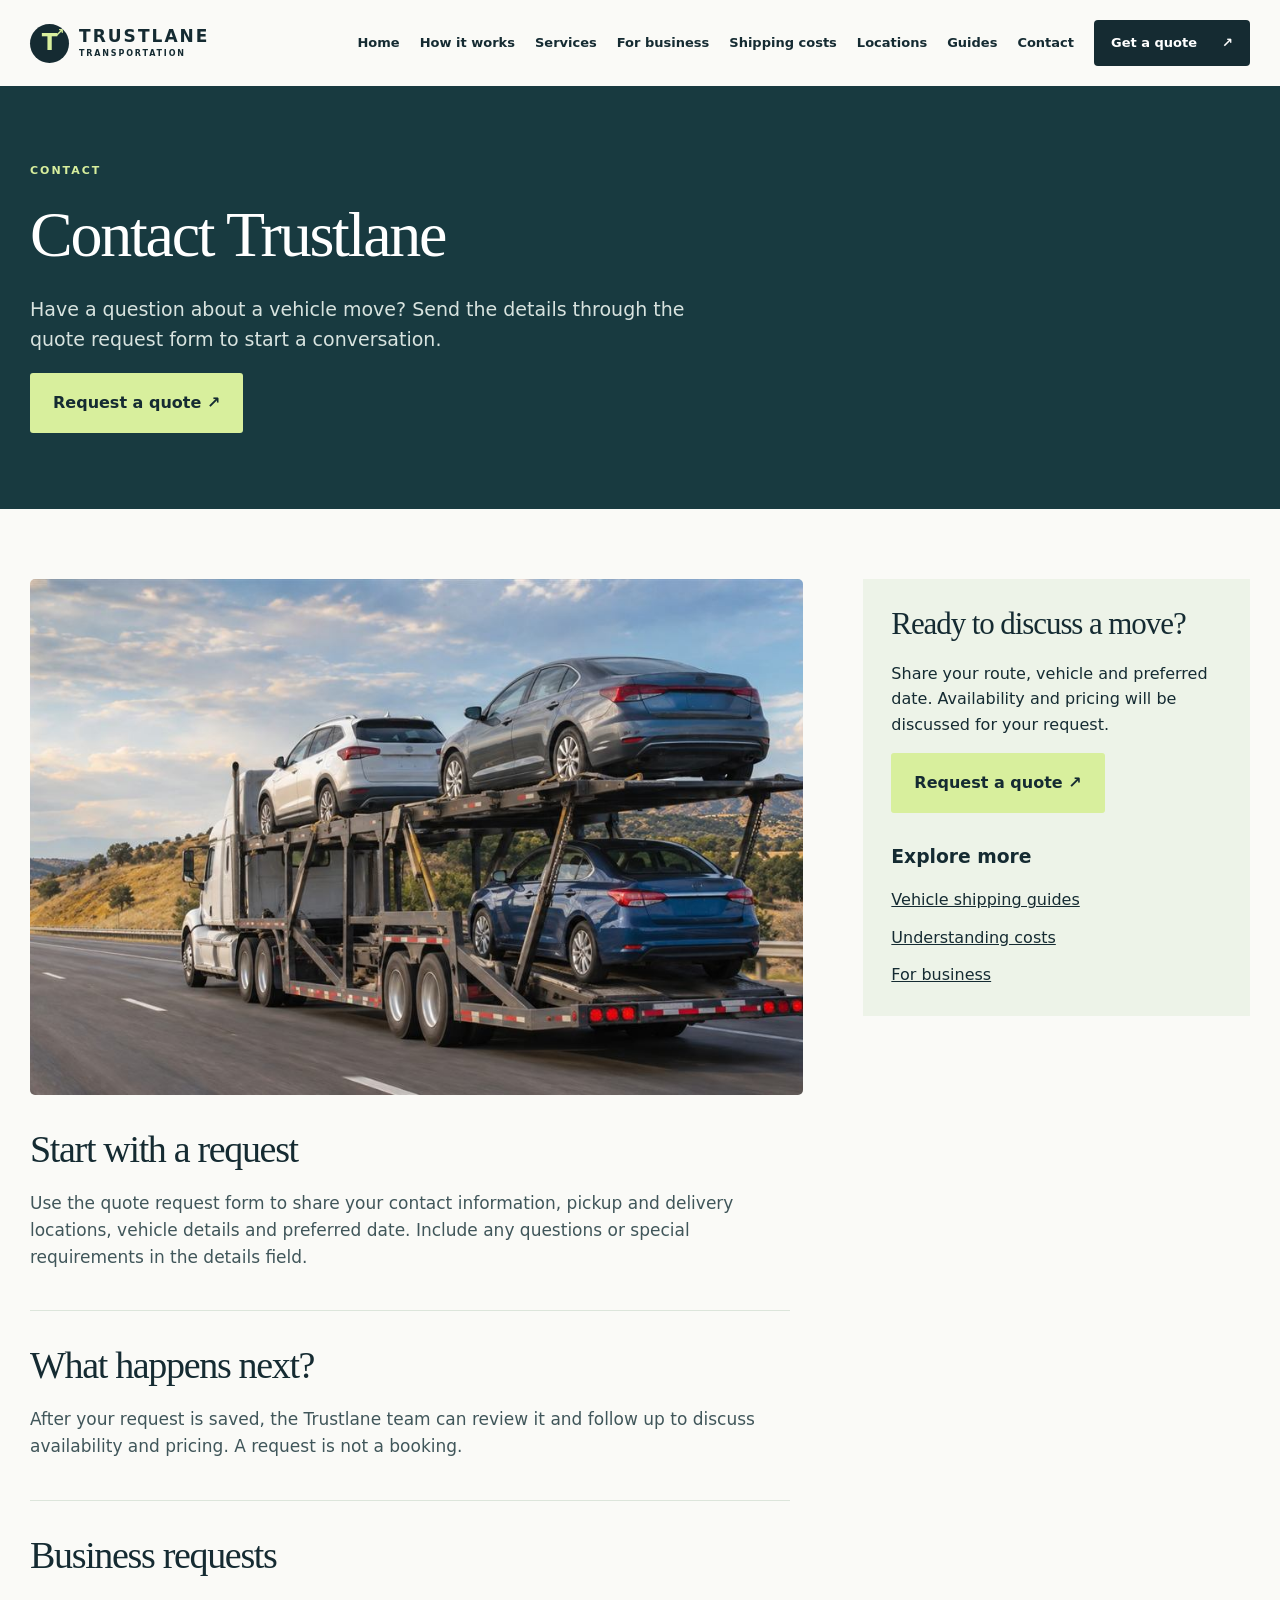
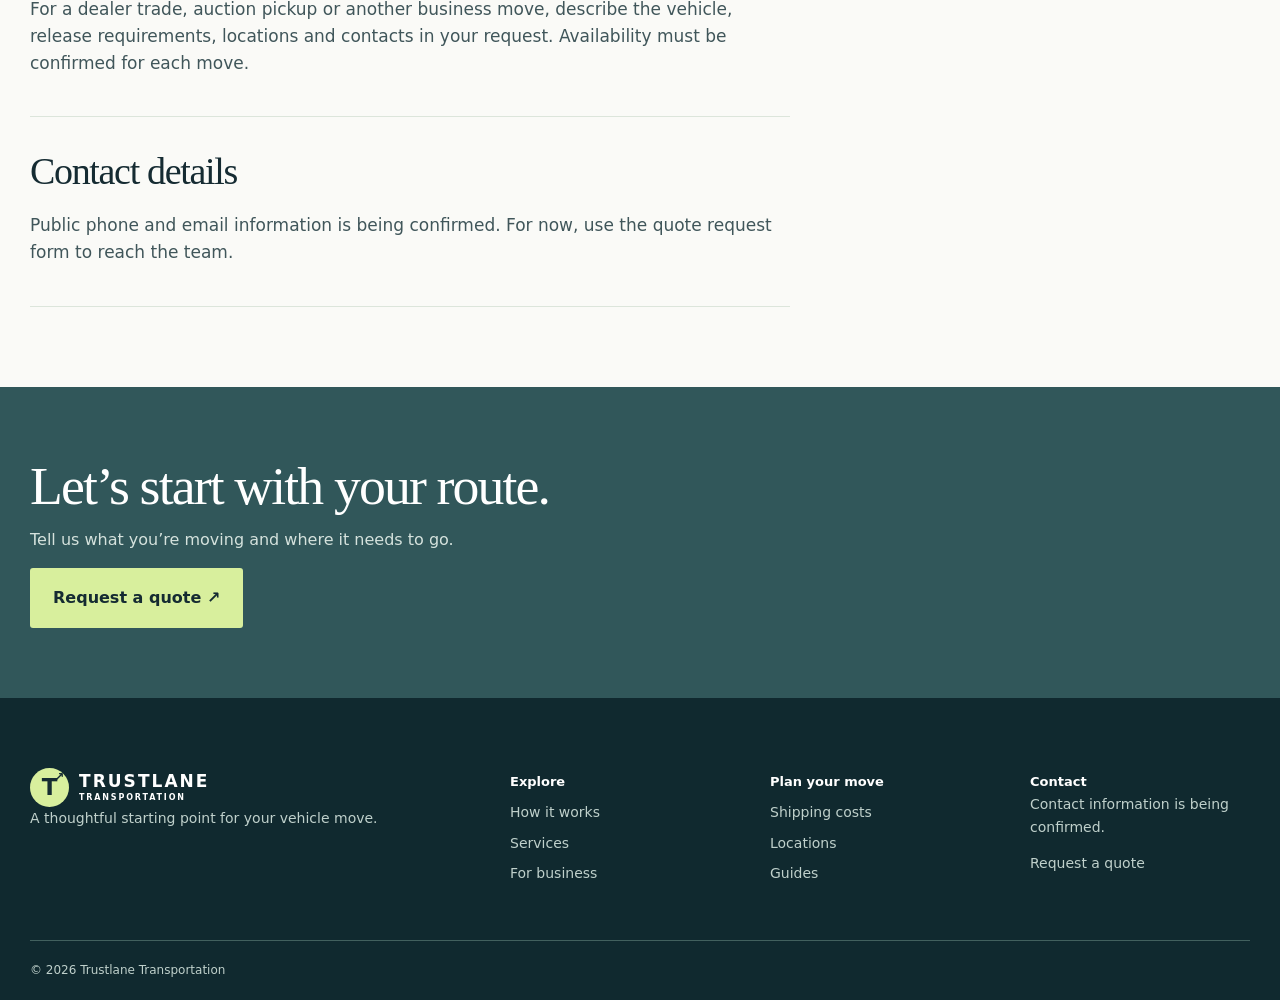
<file: contact.html>
<!doctype html><html lang="en"><head><meta charset="utf-8"><meta name="viewport" content="width=device-width,initial-scale=1"><title>Contact Trustlane | Trustlane Transportation</title><meta name="description" content="Have a question about a vehicle move? Send the details through the quote request form to start a conversation."><link rel="canonical" href="https://trustlanetransportation.com/contact.html"><link rel="stylesheet" href="/style.css?v=public-pages-20261104b"></head><body><a class="skip" href="#main">Skip to content</a><header><div class="nav wrap"><a class="brand" href="/" aria-label="Trustlane Transportation home"><span class="mark">T<span>↗</span></span><span>TRUSTLANE<small>TRANSPORTATION</small></span></a><button class="menu" aria-expanded="false" aria-controls="navigation">Menu <span aria-hidden="true">☰</span></button><nav id="navigation" aria-label="Main navigation"><a href="/">Home</a><a href="/how-it-works.html">How it works</a><a href="/services.html">Services</a><a href="/business.html">For business</a><a href="/shipping-costs.html">Shipping costs</a><a href="/locations.html">Locations</a><a href="/guides.html">Guides</a><a href="/contact.html">Contact</a><a class="navcta" href="/#quote">Get a quote <span aria-hidden="true">↗</span></a></nav></div></header><main id="main"><section class="article-hero"><div class="wrap"><p class="eyebrow light">CONTACT</p><h1>Contact Trustlane</h1><p>Have a question about a vehicle move? Send the details through the quote request form to start a conversation.</p><a class="button primary" href="/#quote">Request a quote ↗</a></div></section><div class="wrap article-layout"><div class="article-main"><img class="article-image" src="/assets/transport-road.jpg" alt="A vehicle transporter traveling along a highway" width="1536" height="1024"><div class="article-copy"><article><h2>Start with a request</h2><p>Use the quote request form to share your contact information, pickup and delivery locations, vehicle details and preferred date. Include any questions or special requirements in the details field.</p></article><article><h2>What happens next?</h2><p>After your request is saved, the Trustlane team can review it and follow up to discuss availability and pricing. A request is not a booking.</p></article><article><h2>Business requests</h2><p>For a dealer trade, auction pickup or another business move, describe the vehicle, release requirements, locations and contacts in your request. Availability must be confirmed for each move.</p></article><article><h2>Contact details</h2><p>Public phone and email information is being confirmed. For now, use the quote request form to reach the team.</p></article></div></div><aside class="article-aside"><h2>Ready to discuss a move?</h2><p>Share your route, vehicle and preferred date. Availability and pricing will be discussed for your request.</p><a class="button primary" href="/#quote">Request a quote ↗</a><h3>Explore more</h3><a href="/guides.html">Vehicle shipping guides</a><a href="/shipping-costs.html">Understanding costs</a><a href="/business.html">For business</a></aside></div><section class="article-final"><div class="wrap"><h2>Let’s start with your route.</h2><p>Tell us what you’re moving and where it needs to go.</p><a class="button primary" href="/#quote">Request a quote ↗</a></div></section></main><footer id="contact"><div class="wrap footer-grid"><div><a class="brand" href="/" aria-label="Trustlane Transportation home"><span class="mark">T<span>↗</span></span><span>TRUSTLANE<small>TRANSPORTATION</small></span></a><p>A thoughtful starting point for your vehicle move.</p></div><div><b>Explore</b><a href="/how-it-works.html">How it works</a><a href="/services.html">Services</a><a href="/business.html">For business</a></div><div><b>Plan your move</b><a href="/shipping-costs.html">Shipping costs</a><a href="/locations.html">Locations</a><a href="/guides.html">Guides</a></div><div><b>Contact</b><p>Contact information is being confirmed.</p><a href="/#quote">Request a quote</a></div></div><div class="wrap footnote">© 2026 Trustlane Transportation</div></footer><script src="/script.js?v=public-pages-20261104b"></script></body></html>
</file>
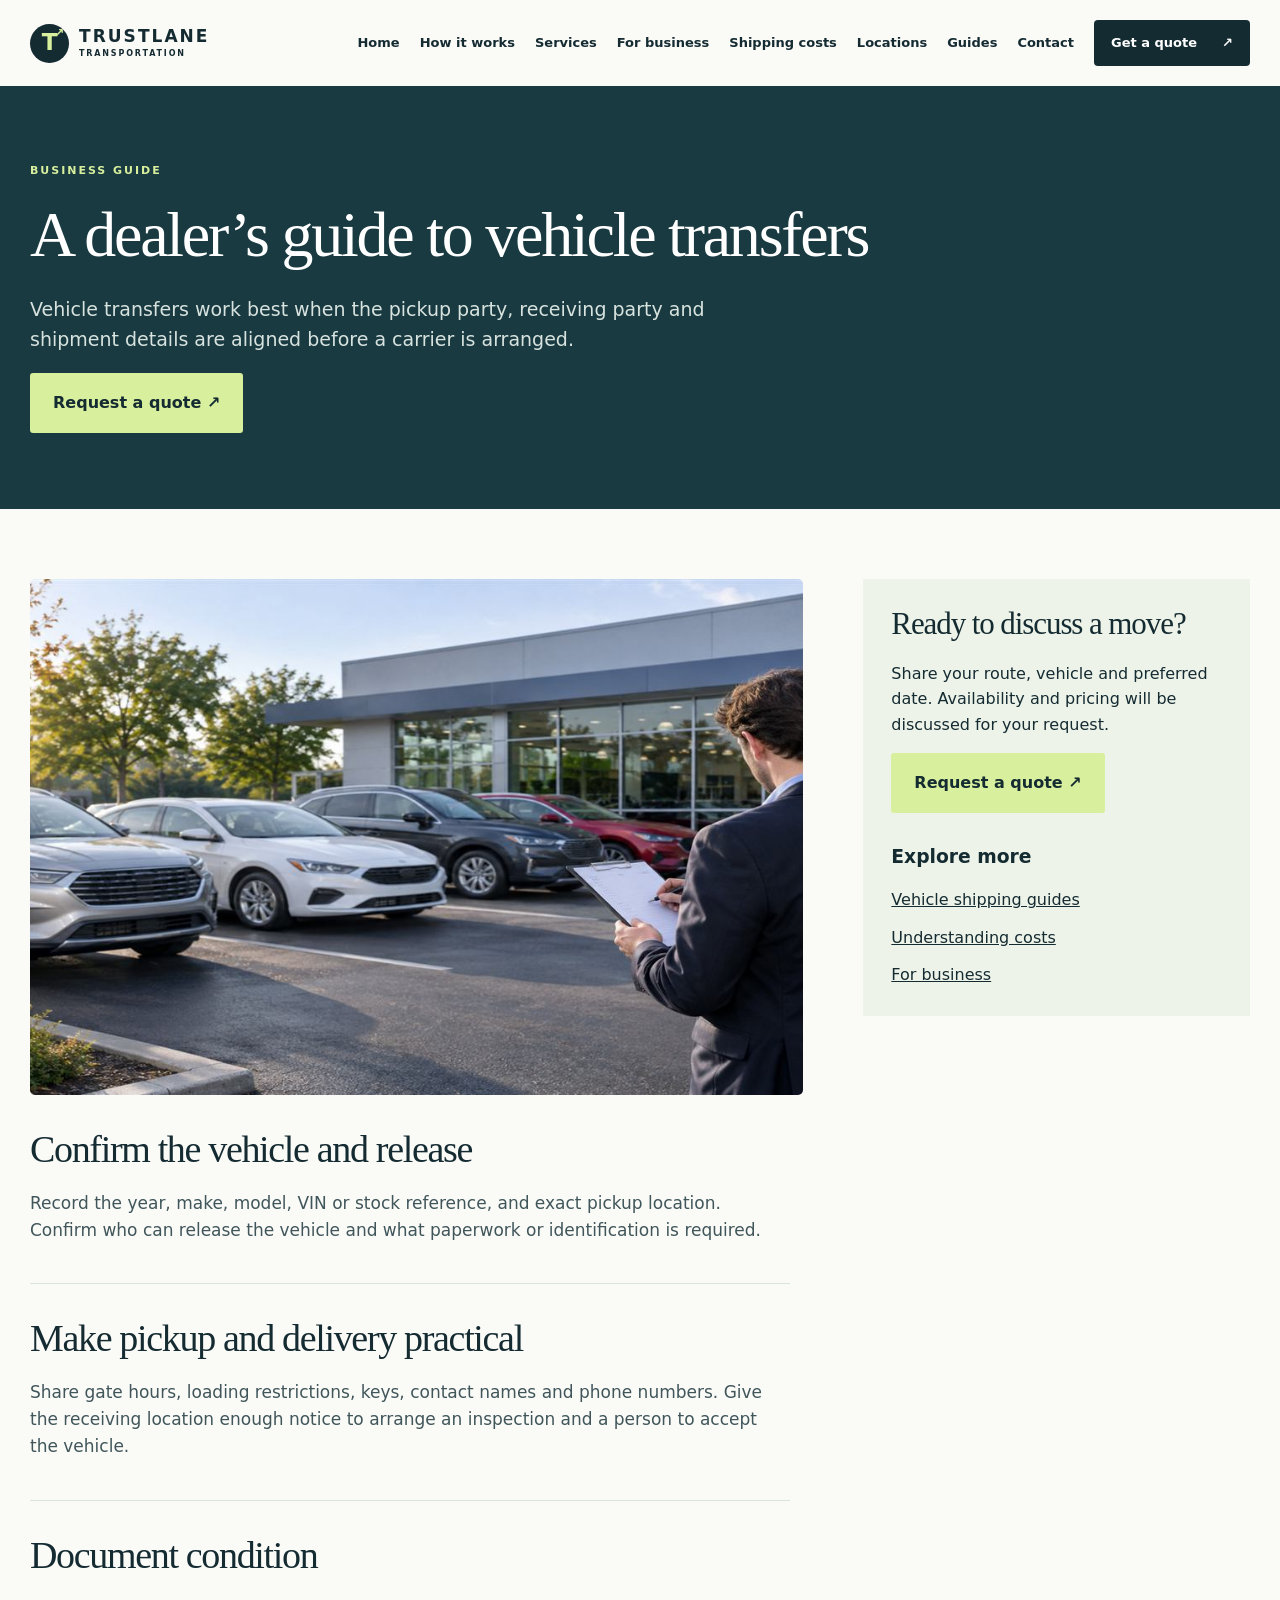
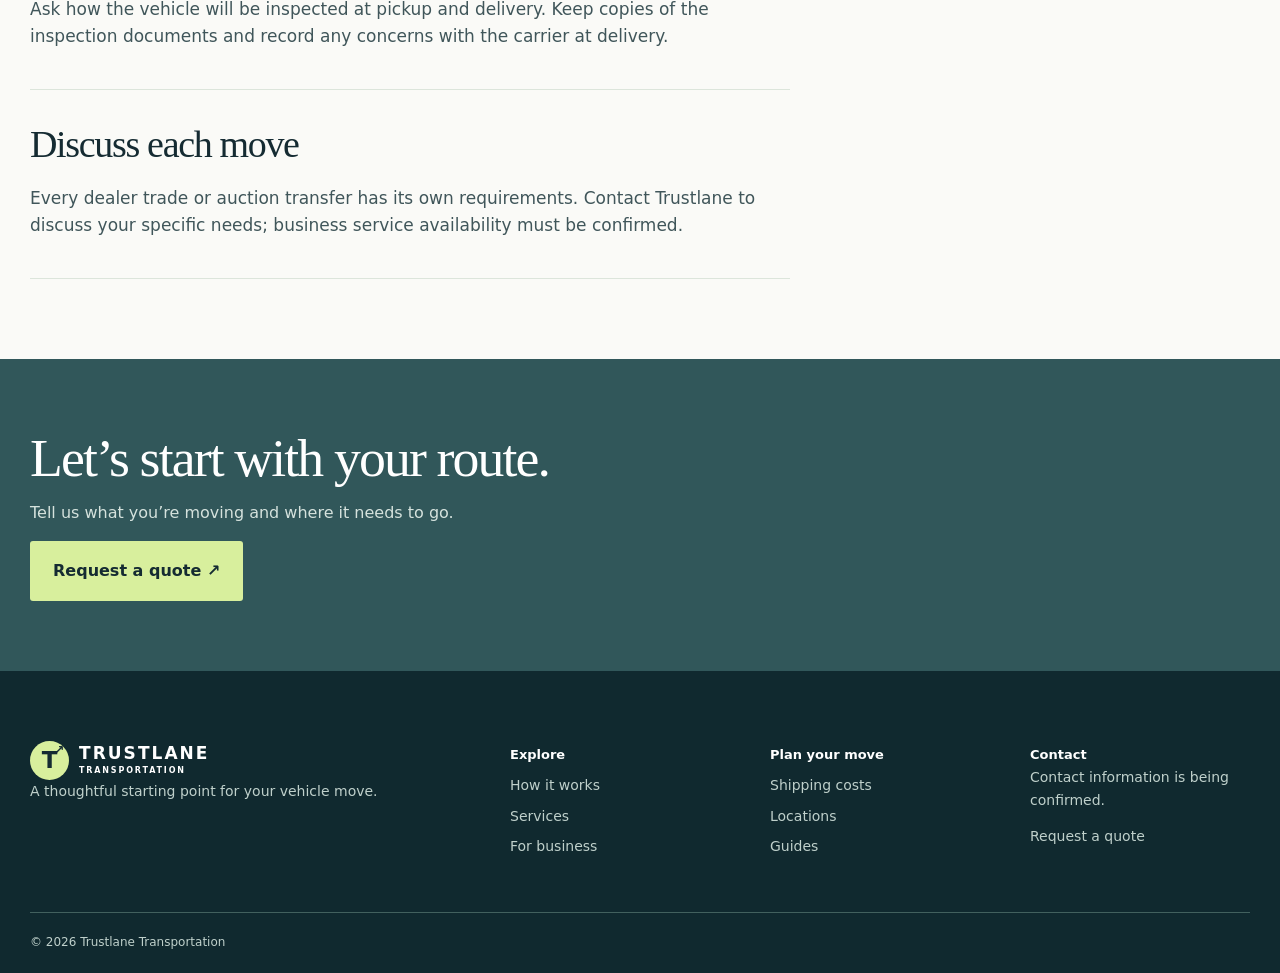
<file: dealer-guide.html>
<!doctype html><html lang="en"><head><meta charset="utf-8"><meta name="viewport" content="width=device-width,initial-scale=1"><title>A dealer’s guide to vehicle transfers | Trustlane Transportation</title><meta name="description" content="Vehicle transfers work best when the pickup party, receiving party and shipment details are aligned before a carrier is arranged."><link rel="canonical" href="https://trustlanetransportation.com/dealer-guide.html"><link rel="stylesheet" href="/style.css?v=public-pages-20261104b"></head><body><a class="skip" href="#main">Skip to content</a><header><div class="nav wrap"><a class="brand" href="/" aria-label="Trustlane Transportation home"><span class="mark">T<span>↗</span></span><span>TRUSTLANE<small>TRANSPORTATION</small></span></a><button class="menu" aria-expanded="false" aria-controls="navigation">Menu <span aria-hidden="true">☰</span></button><nav id="navigation" aria-label="Main navigation"><a href="/">Home</a><a href="/how-it-works.html">How it works</a><a href="/services.html">Services</a><a href="/business.html">For business</a><a href="/shipping-costs.html">Shipping costs</a><a href="/locations.html">Locations</a><a href="/guides.html">Guides</a><a href="/contact.html">Contact</a><a class="navcta" href="/#quote">Get a quote <span aria-hidden="true">↗</span></a></nav></div></header><main id="main"><section class="article-hero"><div class="wrap"><p class="eyebrow light">BUSINESS GUIDE</p><h1>A dealer’s guide to vehicle transfers</h1><p>Vehicle transfers work best when the pickup party, receiving party and shipment details are aligned before a carrier is arranged.</p><a class="button primary" href="/#quote">Request a quote ↗</a></div></section><div class="wrap article-layout"><div class="article-main"><img class="article-image" src="/assets/dealer-lot.jpg" alt="Vehicles at a dealership and a person reviewing a checklist" width="1536" height="1024"><div class="article-copy"><article><h2>Confirm the vehicle and release</h2><p>Record the year, make, model, VIN or stock reference, and exact pickup location. Confirm who can release the vehicle and what paperwork or identification is required.</p></article><article><h2>Make pickup and delivery practical</h2><p>Share gate hours, loading restrictions, keys, contact names and phone numbers. Give the receiving location enough notice to arrange an inspection and a person to accept the vehicle.</p></article><article><h2>Document condition</h2><p>Ask how the vehicle will be inspected at pickup and delivery. Keep copies of the inspection documents and record any concerns with the carrier at delivery.</p></article><article><h2>Discuss each move</h2><p>Every dealer trade or auction transfer has its own requirements. Contact Trustlane to discuss your specific needs; business service availability must be confirmed.</p></article></div></div><aside class="article-aside"><h2>Ready to discuss a move?</h2><p>Share your route, vehicle and preferred date. Availability and pricing will be discussed for your request.</p><a class="button primary" href="/#quote">Request a quote ↗</a><h3>Explore more</h3><a href="/guides.html">Vehicle shipping guides</a><a href="/shipping-costs.html">Understanding costs</a><a href="/business.html">For business</a></aside></div><section class="article-final"><div class="wrap"><h2>Let’s start with your route.</h2><p>Tell us what you’re moving and where it needs to go.</p><a class="button primary" href="/#quote">Request a quote ↗</a></div></section></main><footer id="contact"><div class="wrap footer-grid"><div><a class="brand" href="/" aria-label="Trustlane Transportation home"><span class="mark">T<span>↗</span></span><span>TRUSTLANE<small>TRANSPORTATION</small></span></a><p>A thoughtful starting point for your vehicle move.</p></div><div><b>Explore</b><a href="/how-it-works.html">How it works</a><a href="/services.html">Services</a><a href="/business.html">For business</a></div><div><b>Plan your move</b><a href="/shipping-costs.html">Shipping costs</a><a href="/locations.html">Locations</a><a href="/guides.html">Guides</a></div><div><b>Contact</b><p>Contact information is being confirmed.</p><a href="/#quote">Request a quote</a></div></div><div class="wrap footnote">© 2026 Trustlane Transportation</div></footer><script src="/script.js?v=public-pages-20261104b"></script></body></html>
</file>
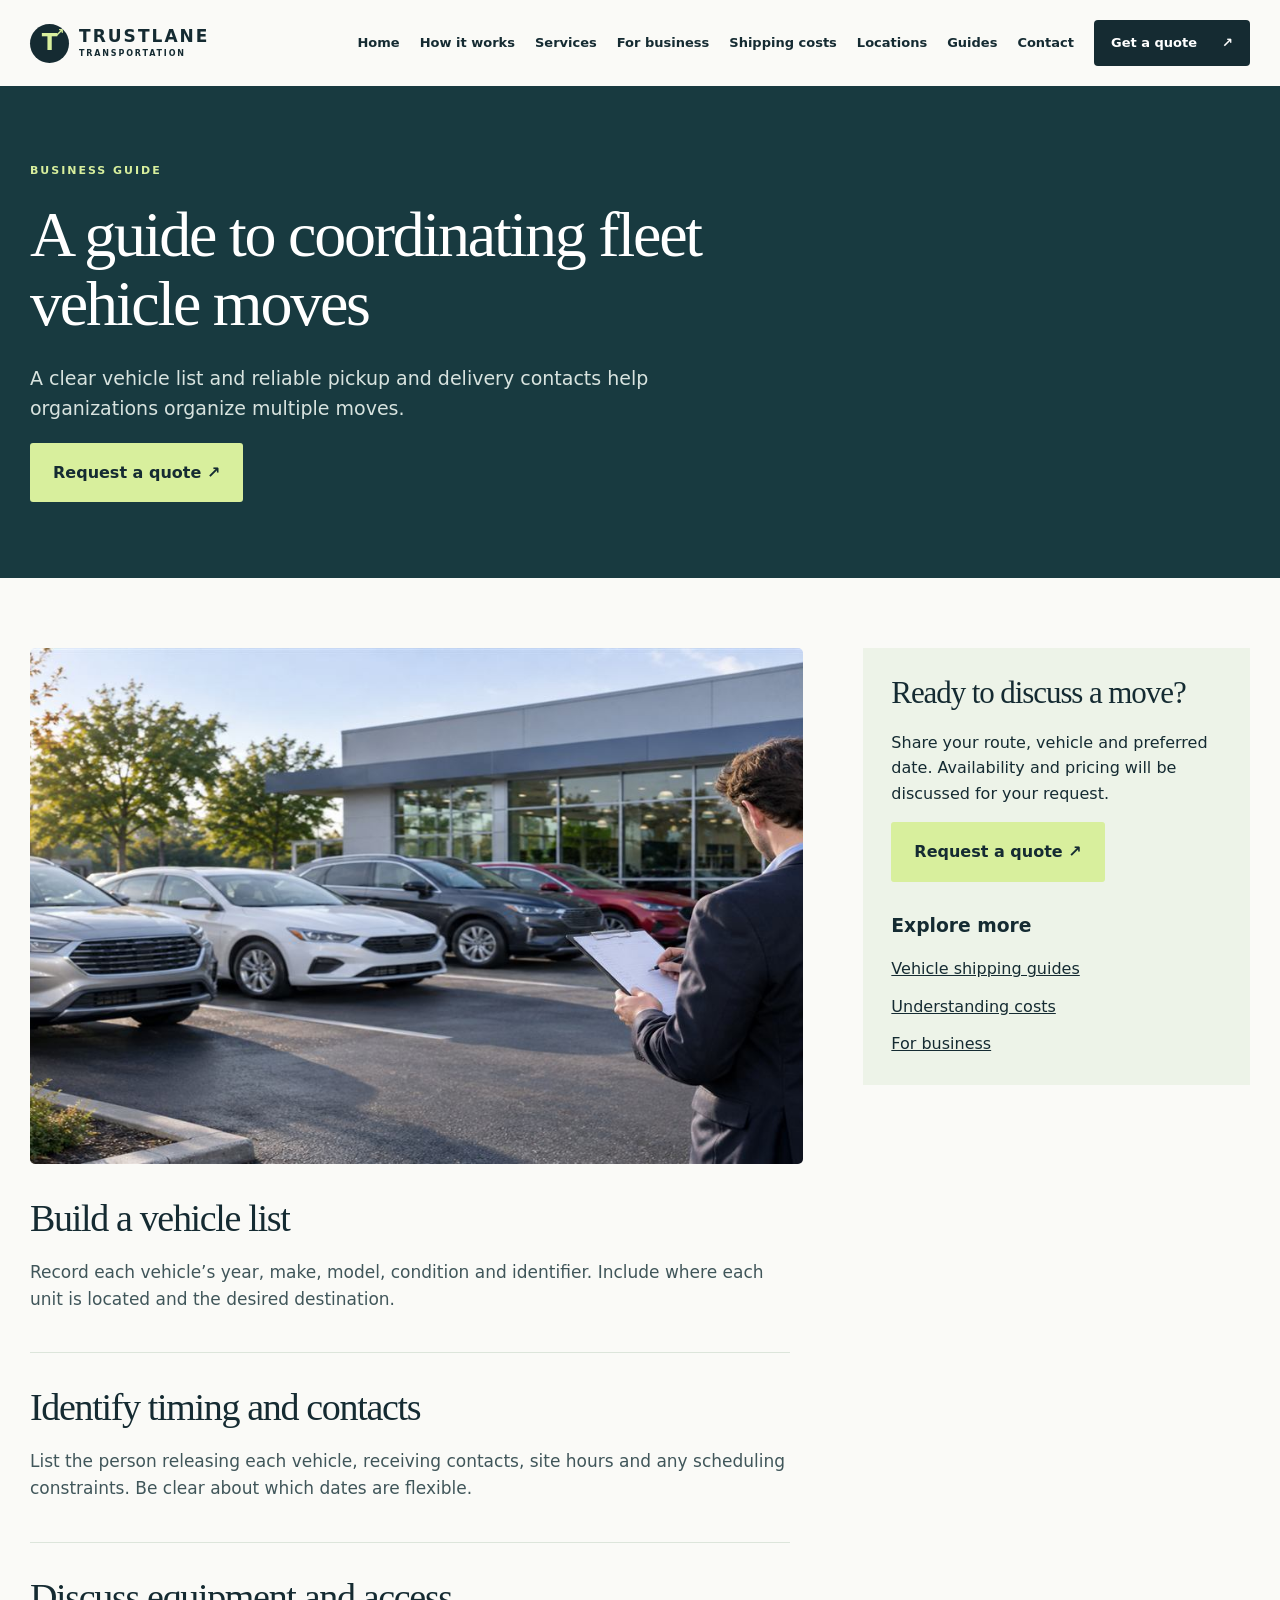
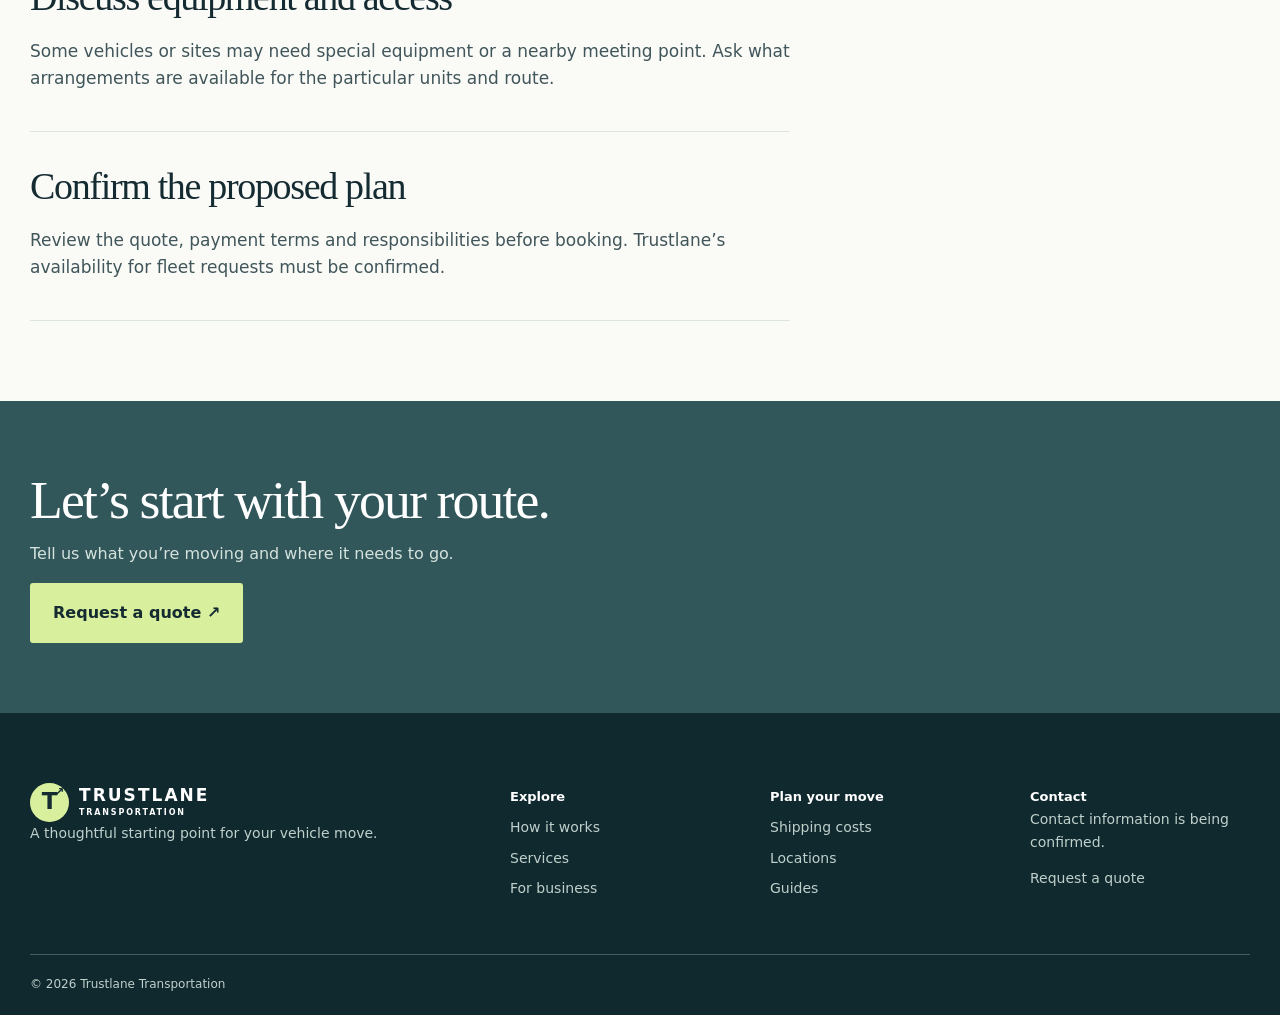
<file: fleet-guide.html>
<!doctype html><html lang="en"><head><meta charset="utf-8"><meta name="viewport" content="width=device-width,initial-scale=1"><title>A guide to coordinating fleet vehicle moves | Trustlane Transportation</title><meta name="description" content="A clear vehicle list and reliable pickup and delivery contacts help organizations organize multiple moves."><link rel="canonical" href="https://trustlanetransportation.com/fleet-guide.html"><link rel="stylesheet" href="/style.css?v=public-pages-20261104b"></head><body><a class="skip" href="#main">Skip to content</a><header><div class="nav wrap"><a class="brand" href="/" aria-label="Trustlane Transportation home"><span class="mark">T<span>↗</span></span><span>TRUSTLANE<small>TRANSPORTATION</small></span></a><button class="menu" aria-expanded="false" aria-controls="navigation">Menu <span aria-hidden="true">☰</span></button><nav id="navigation" aria-label="Main navigation"><a href="/">Home</a><a href="/how-it-works.html">How it works</a><a href="/services.html">Services</a><a href="/business.html">For business</a><a href="/shipping-costs.html">Shipping costs</a><a href="/locations.html">Locations</a><a href="/guides.html">Guides</a><a href="/contact.html">Contact</a><a class="navcta" href="/#quote">Get a quote <span aria-hidden="true">↗</span></a></nav></div></header><main id="main"><section class="article-hero"><div class="wrap"><p class="eyebrow light">BUSINESS GUIDE</p><h1>A guide to coordinating fleet vehicle moves</h1><p>A clear vehicle list and reliable pickup and delivery contacts help organizations organize multiple moves.</p><a class="button primary" href="/#quote">Request a quote ↗</a></div></section><div class="wrap article-layout"><div class="article-main"><img class="article-image" src="/assets/dealer-lot.jpg" alt="Vehicles at a dealership and a person reviewing a checklist" width="1536" height="1024"><div class="article-copy"><article><h2>Build a vehicle list</h2><p>Record each vehicle’s year, make, model, condition and identifier. Include where each unit is located and the desired destination.</p></article><article><h2>Identify timing and contacts</h2><p>List the person releasing each vehicle, receiving contacts, site hours and any scheduling constraints. Be clear about which dates are flexible.</p></article><article><h2>Discuss equipment and access</h2><p>Some vehicles or sites may need special equipment or a nearby meeting point. Ask what arrangements are available for the particular units and route.</p></article><article><h2>Confirm the proposed plan</h2><p>Review the quote, payment terms and responsibilities before booking. Trustlane’s availability for fleet requests must be confirmed.</p></article></div></div><aside class="article-aside"><h2>Ready to discuss a move?</h2><p>Share your route, vehicle and preferred date. Availability and pricing will be discussed for your request.</p><a class="button primary" href="/#quote">Request a quote ↗</a><h3>Explore more</h3><a href="/guides.html">Vehicle shipping guides</a><a href="/shipping-costs.html">Understanding costs</a><a href="/business.html">For business</a></aside></div><section class="article-final"><div class="wrap"><h2>Let’s start with your route.</h2><p>Tell us what you’re moving and where it needs to go.</p><a class="button primary" href="/#quote">Request a quote ↗</a></div></section></main><footer id="contact"><div class="wrap footer-grid"><div><a class="brand" href="/" aria-label="Trustlane Transportation home"><span class="mark">T<span>↗</span></span><span>TRUSTLANE<small>TRANSPORTATION</small></span></a><p>A thoughtful starting point for your vehicle move.</p></div><div><b>Explore</b><a href="/how-it-works.html">How it works</a><a href="/services.html">Services</a><a href="/business.html">For business</a></div><div><b>Plan your move</b><a href="/shipping-costs.html">Shipping costs</a><a href="/locations.html">Locations</a><a href="/guides.html">Guides</a></div><div><b>Contact</b><p>Contact information is being confirmed.</p><a href="/#quote">Request a quote</a></div></div><div class="wrap footnote">© 2026 Trustlane Transportation</div></footer><script src="/script.js?v=public-pages-20261104b"></script></body></html>
</file>
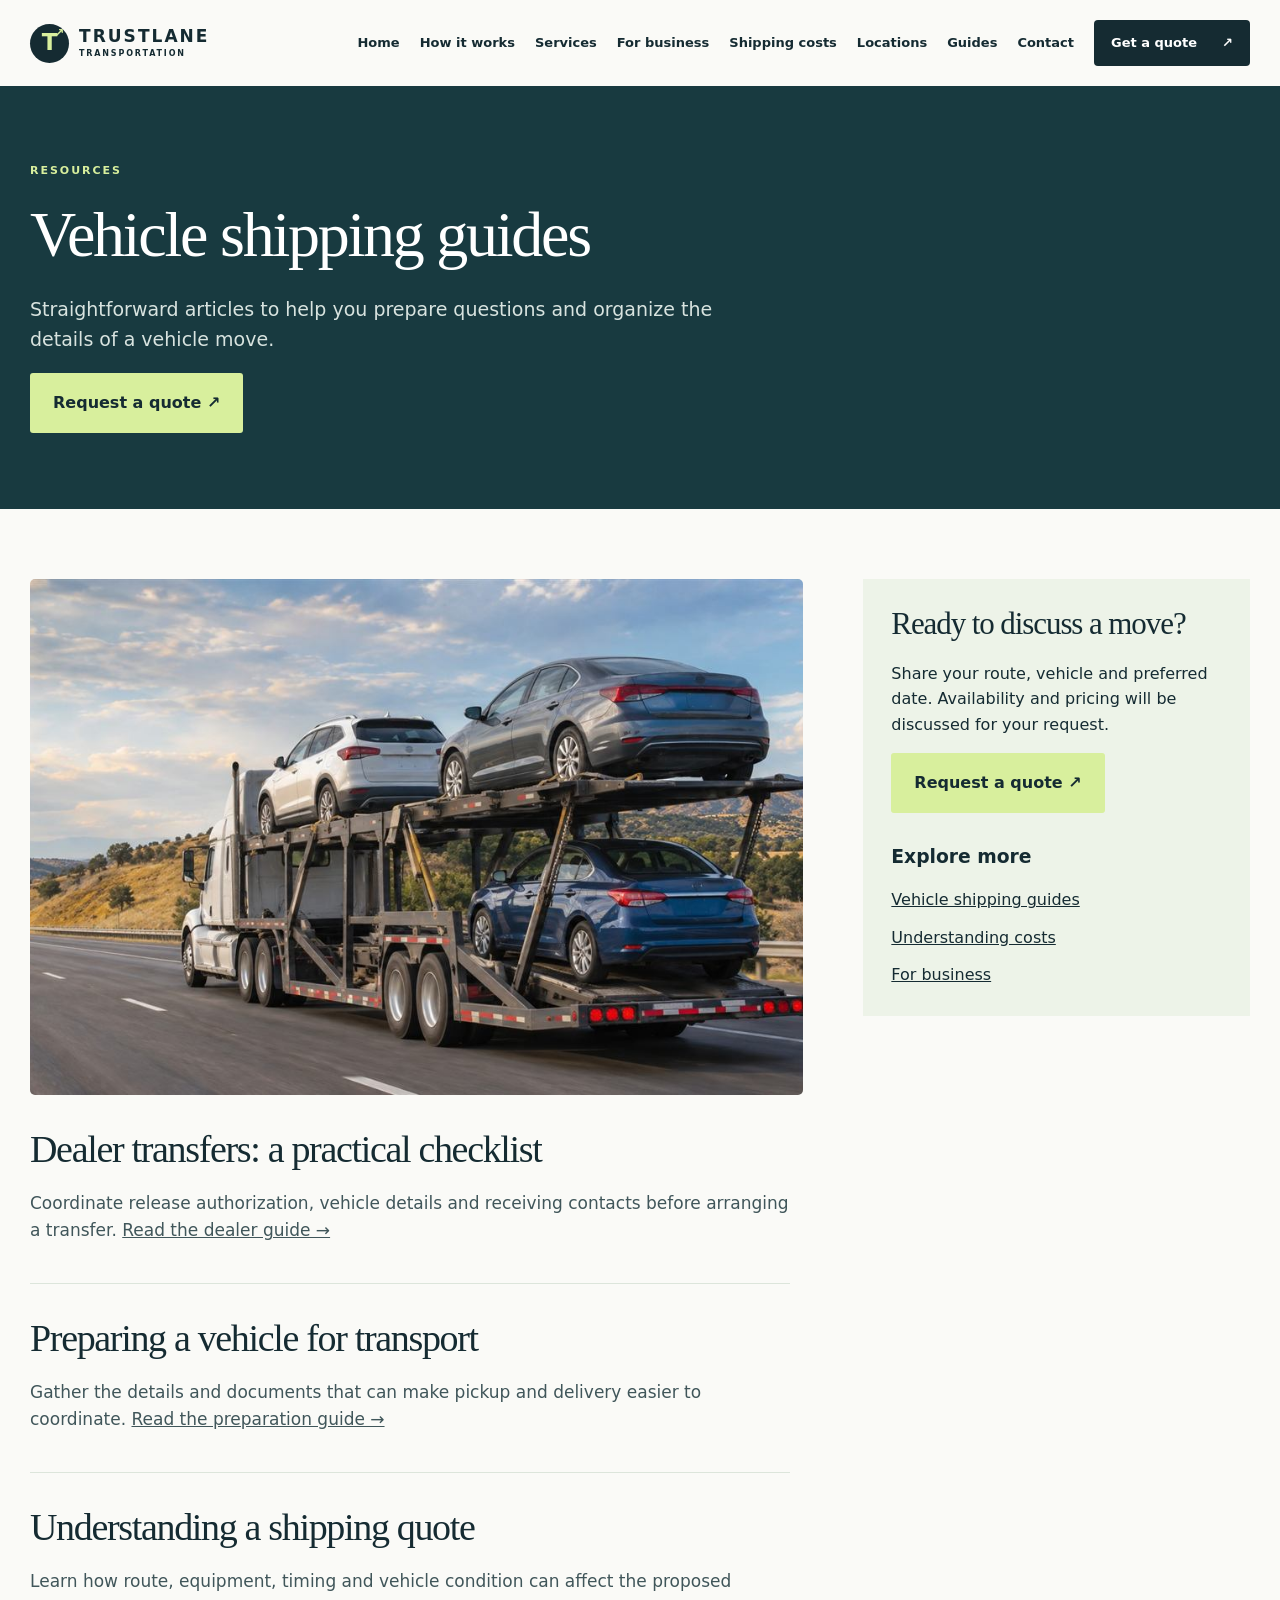
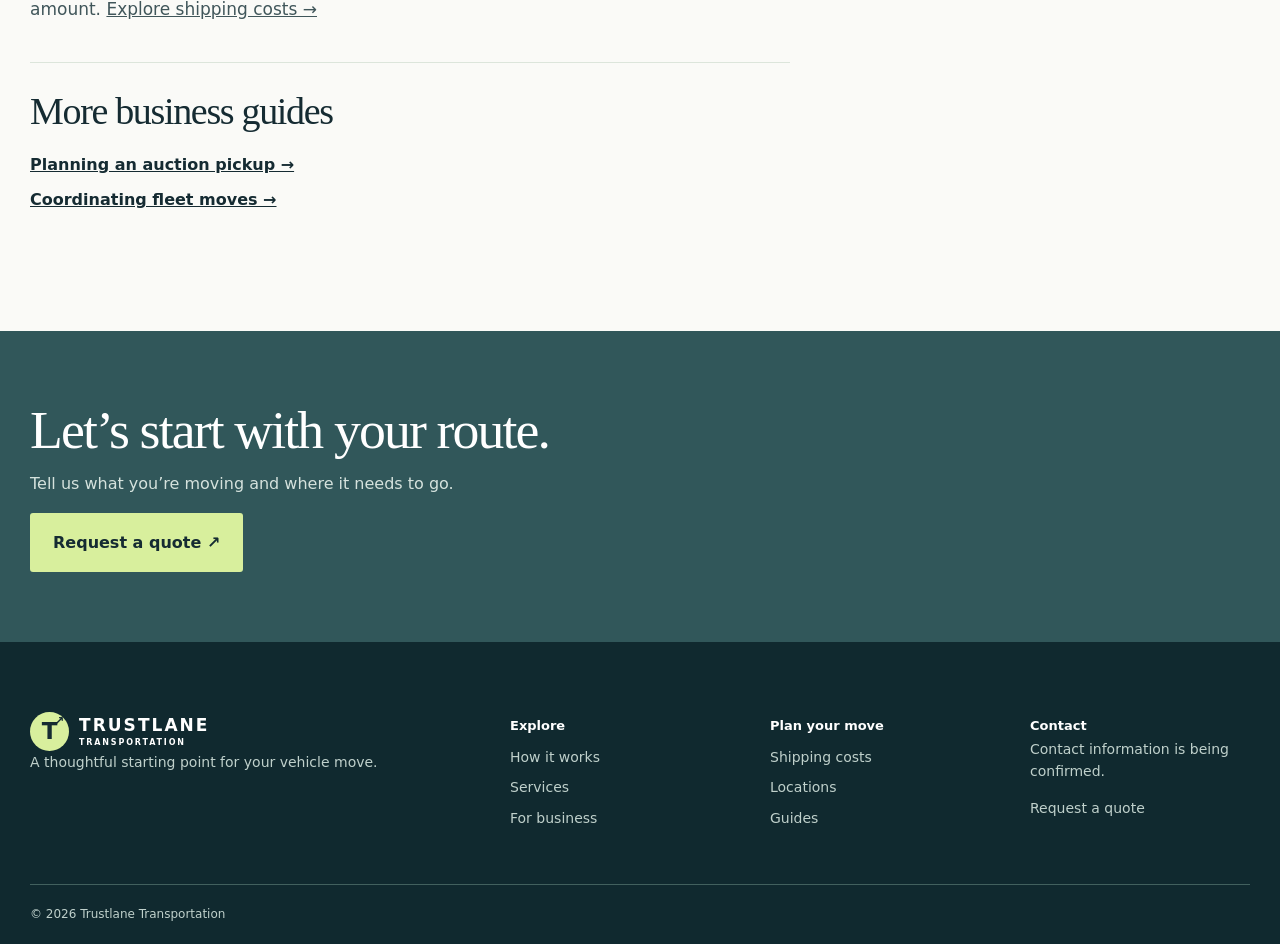
<file: guides.html>
<!doctype html><html lang="en"><head><meta charset="utf-8"><meta name="viewport" content="width=device-width,initial-scale=1"><title>Vehicle shipping guides | Trustlane Transportation</title><meta name="description" content="Straightforward articles to help you prepare questions and organize the details of a vehicle move."><link rel="canonical" href="https://trustlanetransportation.com/guides.html"><link rel="stylesheet" href="/style.css?v=public-pages-20261104b"></head><body><a class="skip" href="#main">Skip to content</a><header><div class="nav wrap"><a class="brand" href="/" aria-label="Trustlane Transportation home"><span class="mark">T<span>↗</span></span><span>TRUSTLANE<small>TRANSPORTATION</small></span></a><button class="menu" aria-expanded="false" aria-controls="navigation">Menu <span aria-hidden="true">☰</span></button><nav id="navigation" aria-label="Main navigation"><a href="/">Home</a><a href="/how-it-works.html">How it works</a><a href="/services.html">Services</a><a href="/business.html">For business</a><a href="/shipping-costs.html">Shipping costs</a><a href="/locations.html">Locations</a><a href="/guides.html">Guides</a><a href="/contact.html">Contact</a><a class="navcta" href="/#quote">Get a quote <span aria-hidden="true">↗</span></a></nav></div></header><main id="main"><section class="article-hero"><div class="wrap"><p class="eyebrow light">RESOURCES</p><h1>Vehicle shipping guides</h1><p>Straightforward articles to help you prepare questions and organize the details of a vehicle move.</p><a class="button primary" href="/#quote">Request a quote ↗</a></div></section><div class="wrap article-layout"><div class="article-main"><img class="article-image" src="/assets/transport-road.jpg" alt="A vehicle transporter traveling along a highway" width="1536" height="1024"><div class="article-copy"><article><h2>Dealer transfers: a practical checklist</h2><p>Coordinate release authorization, vehicle details and receiving contacts before arranging a transfer. <a href="/dealer-guide.html">Read the dealer guide →</a></p></article><article><h2>Preparing a vehicle for transport</h2><p>Gather the details and documents that can make pickup and delivery easier to coordinate. <a href="/prepare-vehicle.html">Read the preparation guide →</a></p></article><article><h2>Understanding a shipping quote</h2><p>Learn how route, equipment, timing and vehicle condition can affect the proposed amount. <a href="/shipping-costs.html">Explore shipping costs →</a></p></article><div class="related-guides"><h2>More business guides</h2><a href="/auction-guide.html">Planning an auction pickup →</a><a href="/fleet-guide.html">Coordinating fleet moves →</a></div></div></div><aside class="article-aside"><h2>Ready to discuss a move?</h2><p>Share your route, vehicle and preferred date. Availability and pricing will be discussed for your request.</p><a class="button primary" href="/#quote">Request a quote ↗</a><h3>Explore more</h3><a href="/guides.html">Vehicle shipping guides</a><a href="/shipping-costs.html">Understanding costs</a><a href="/business.html">For business</a></aside></div><section class="article-final"><div class="wrap"><h2>Let’s start with your route.</h2><p>Tell us what you’re moving and where it needs to go.</p><a class="button primary" href="/#quote">Request a quote ↗</a></div></section></main><footer id="contact"><div class="wrap footer-grid"><div><a class="brand" href="/" aria-label="Trustlane Transportation home"><span class="mark">T<span>↗</span></span><span>TRUSTLANE<small>TRANSPORTATION</small></span></a><p>A thoughtful starting point for your vehicle move.</p></div><div><b>Explore</b><a href="/how-it-works.html">How it works</a><a href="/services.html">Services</a><a href="/business.html">For business</a></div><div><b>Plan your move</b><a href="/shipping-costs.html">Shipping costs</a><a href="/locations.html">Locations</a><a href="/guides.html">Guides</a></div><div><b>Contact</b><p>Contact information is being confirmed.</p><a href="/#quote">Request a quote</a></div></div><div class="wrap footnote">© 2026 Trustlane Transportation</div></footer><script src="/script.js?v=public-pages-20261104b"></script></body></html>
</file>
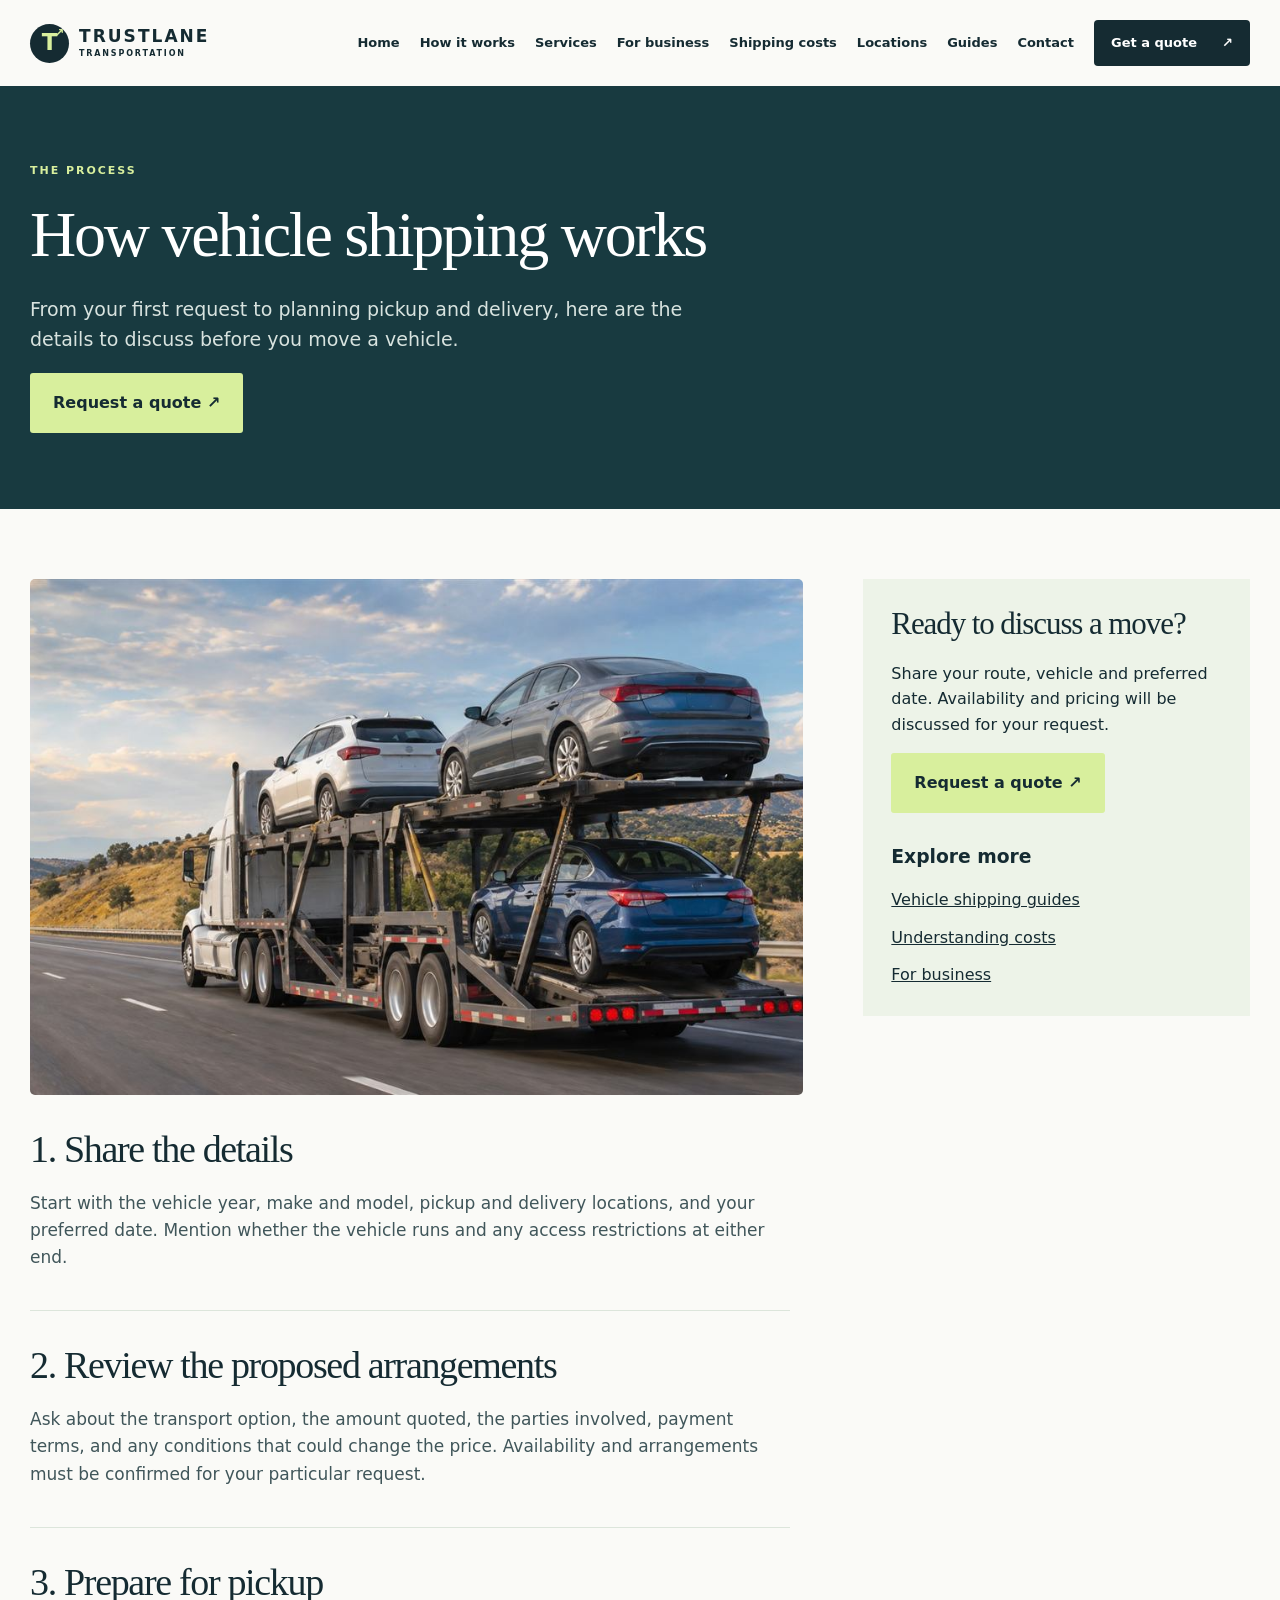
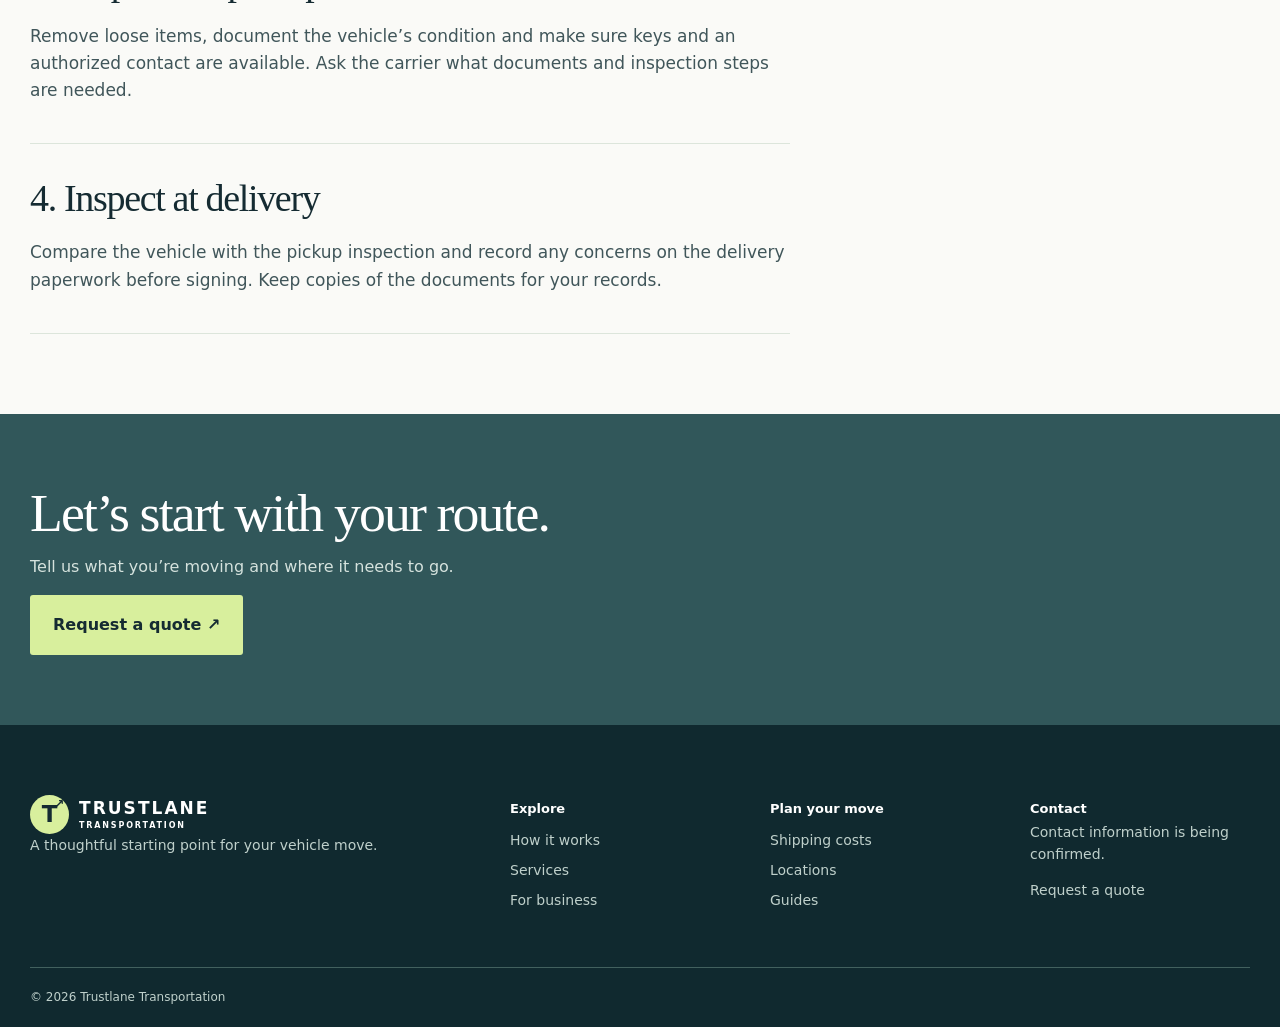
<file: how-it-works.html>
<!doctype html><html lang="en"><head><meta charset="utf-8"><meta name="viewport" content="width=device-width,initial-scale=1"><title>How vehicle shipping works | Trustlane Transportation</title><meta name="description" content="From your first request to planning pickup and delivery, here are the details to discuss before you move a vehicle."><link rel="canonical" href="https://trustlanetransportation.com/how-it-works.html"><link rel="stylesheet" href="/style.css?v=public-pages-20261104b"></head><body><a class="skip" href="#main">Skip to content</a><header><div class="nav wrap"><a class="brand" href="/" aria-label="Trustlane Transportation home"><span class="mark">T<span>↗</span></span><span>TRUSTLANE<small>TRANSPORTATION</small></span></a><button class="menu" aria-expanded="false" aria-controls="navigation">Menu <span aria-hidden="true">☰</span></button><nav id="navigation" aria-label="Main navigation"><a href="/">Home</a><a href="/how-it-works.html">How it works</a><a href="/services.html">Services</a><a href="/business.html">For business</a><a href="/shipping-costs.html">Shipping costs</a><a href="/locations.html">Locations</a><a href="/guides.html">Guides</a><a href="/contact.html">Contact</a><a class="navcta" href="/#quote">Get a quote <span aria-hidden="true">↗</span></a></nav></div></header><main id="main"><section class="article-hero"><div class="wrap"><p class="eyebrow light">THE PROCESS</p><h1>How vehicle shipping works</h1><p>From your first request to planning pickup and delivery, here are the details to discuss before you move a vehicle.</p><a class="button primary" href="/#quote">Request a quote ↗</a></div></section><div class="wrap article-layout"><div class="article-main"><img class="article-image" src="/assets/transport-road.jpg" alt="A vehicle transporter traveling along a highway" width="1536" height="1024"><div class="article-copy"><article><h2>1. Share the details</h2><p>Start with the vehicle year, make and model, pickup and delivery locations, and your preferred date. Mention whether the vehicle runs and any access restrictions at either end.</p></article><article><h2>2. Review the proposed arrangements</h2><p>Ask about the transport option, the amount quoted, the parties involved, payment terms, and any conditions that could change the price. Availability and arrangements must be confirmed for your particular request.</p></article><article><h2>3. Prepare for pickup</h2><p>Remove loose items, document the vehicle’s condition and make sure keys and an authorized contact are available. Ask the carrier what documents and inspection steps are needed.</p></article><article><h2>4. Inspect at delivery</h2><p>Compare the vehicle with the pickup inspection and record any concerns on the delivery paperwork before signing. Keep copies of the documents for your records.</p></article></div></div><aside class="article-aside"><h2>Ready to discuss a move?</h2><p>Share your route, vehicle and preferred date. Availability and pricing will be discussed for your request.</p><a class="button primary" href="/#quote">Request a quote ↗</a><h3>Explore more</h3><a href="/guides.html">Vehicle shipping guides</a><a href="/shipping-costs.html">Understanding costs</a><a href="/business.html">For business</a></aside></div><section class="article-final"><div class="wrap"><h2>Let’s start with your route.</h2><p>Tell us what you’re moving and where it needs to go.</p><a class="button primary" href="/#quote">Request a quote ↗</a></div></section></main><footer id="contact"><div class="wrap footer-grid"><div><a class="brand" href="/" aria-label="Trustlane Transportation home"><span class="mark">T<span>↗</span></span><span>TRUSTLANE<small>TRANSPORTATION</small></span></a><p>A thoughtful starting point for your vehicle move.</p></div><div><b>Explore</b><a href="/how-it-works.html">How it works</a><a href="/services.html">Services</a><a href="/business.html">For business</a></div><div><b>Plan your move</b><a href="/shipping-costs.html">Shipping costs</a><a href="/locations.html">Locations</a><a href="/guides.html">Guides</a></div><div><b>Contact</b><p>Contact information is being confirmed.</p><a href="/#quote">Request a quote</a></div></div><div class="wrap footnote">© 2026 Trustlane Transportation</div></footer><script src="/script.js?v=public-pages-20261104b"></script></body></html>
</file>
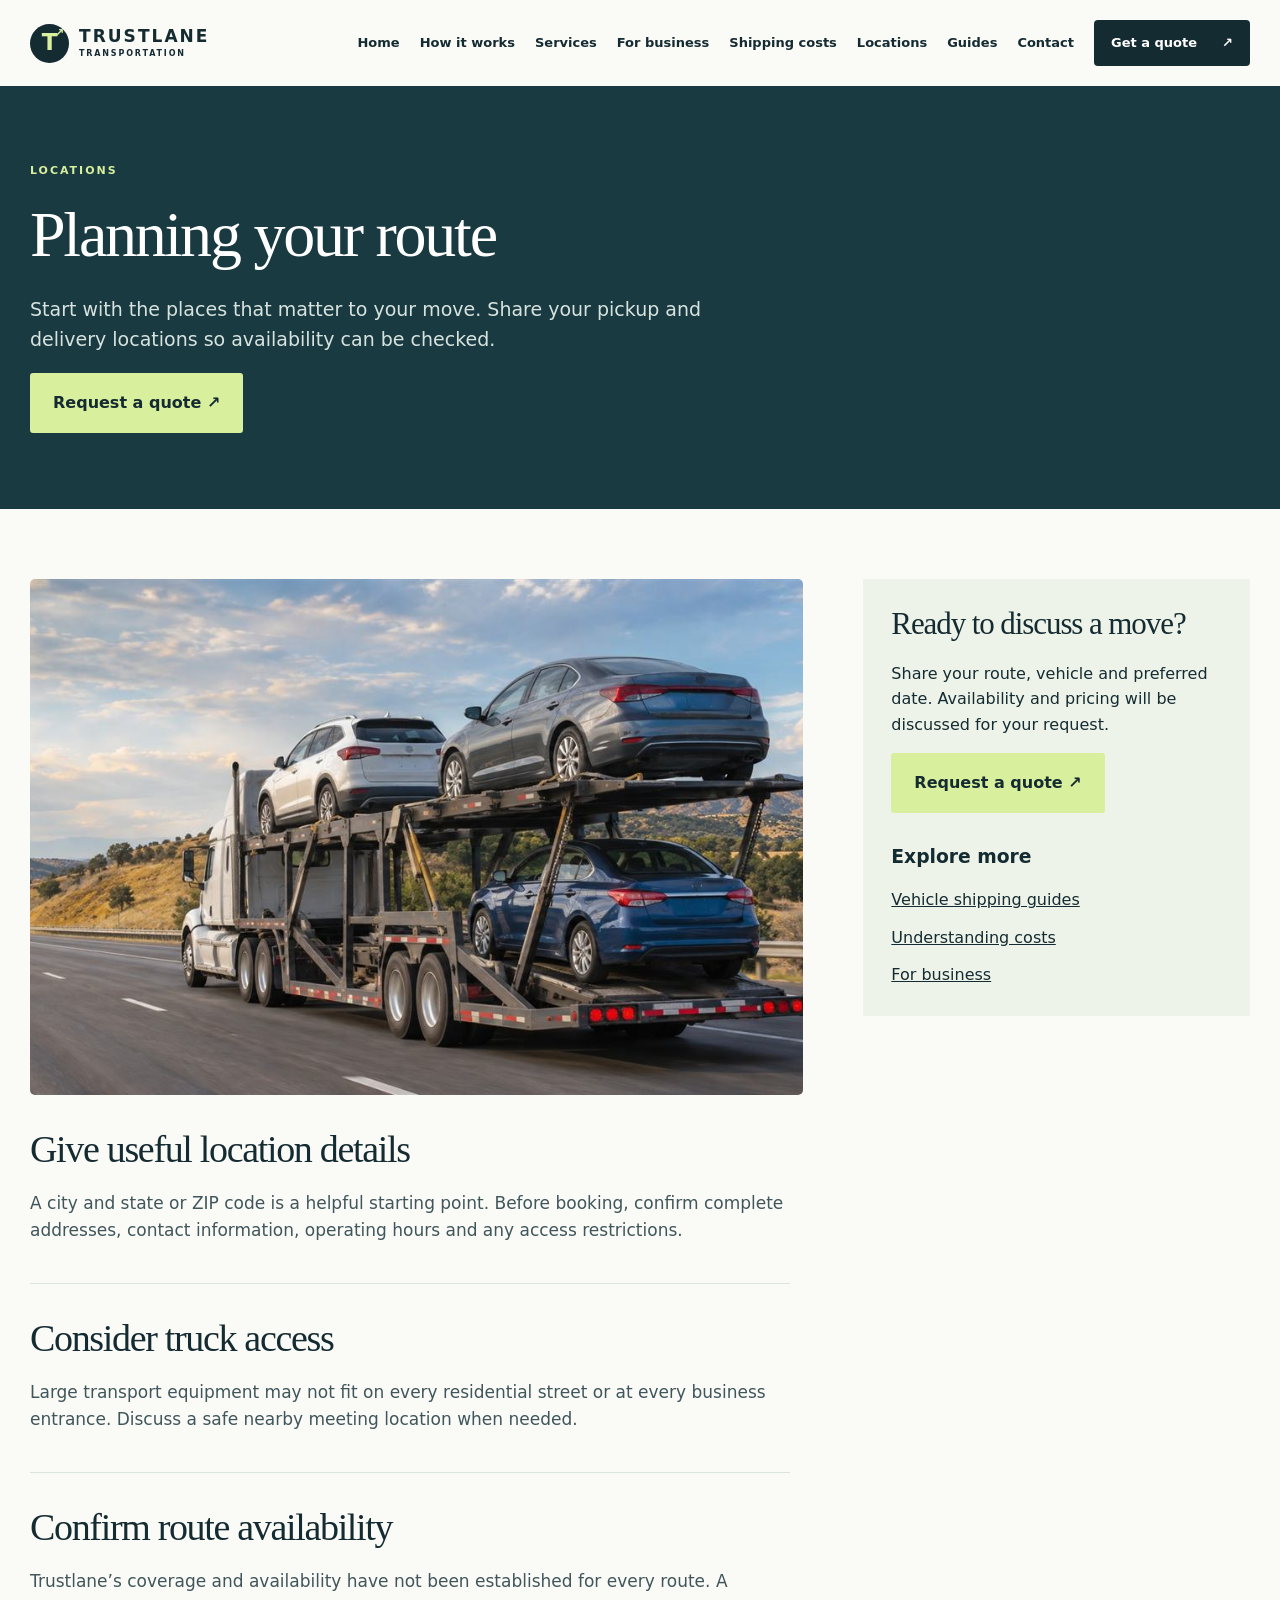
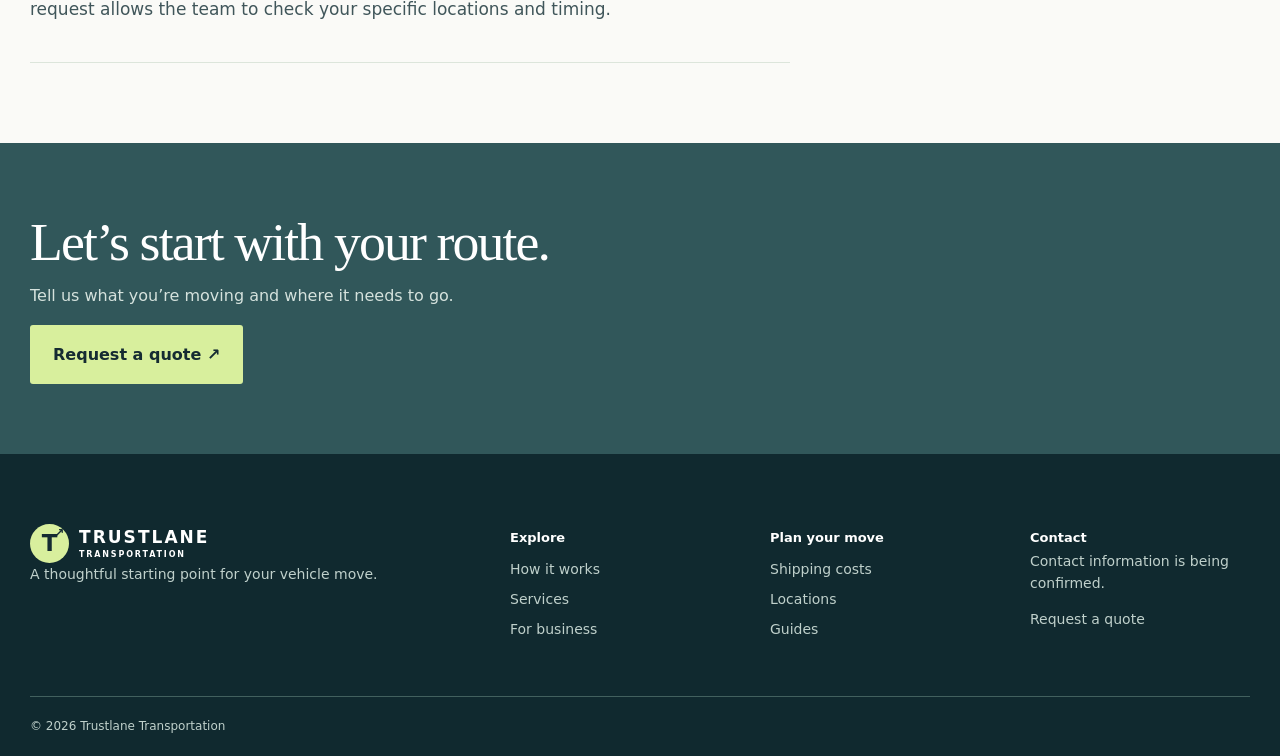
<file: locations.html>
<!doctype html><html lang="en"><head><meta charset="utf-8"><meta name="viewport" content="width=device-width,initial-scale=1"><title>Planning your route | Trustlane Transportation</title><meta name="description" content="Start with the places that matter to your move. Share your pickup and delivery locations so availability can be checked."><link rel="canonical" href="https://trustlanetransportation.com/locations.html"><link rel="stylesheet" href="/style.css?v=public-pages-20261104b"></head><body><a class="skip" href="#main">Skip to content</a><header><div class="nav wrap"><a class="brand" href="/" aria-label="Trustlane Transportation home"><span class="mark">T<span>↗</span></span><span>TRUSTLANE<small>TRANSPORTATION</small></span></a><button class="menu" aria-expanded="false" aria-controls="navigation">Menu <span aria-hidden="true">☰</span></button><nav id="navigation" aria-label="Main navigation"><a href="/">Home</a><a href="/how-it-works.html">How it works</a><a href="/services.html">Services</a><a href="/business.html">For business</a><a href="/shipping-costs.html">Shipping costs</a><a href="/locations.html">Locations</a><a href="/guides.html">Guides</a><a href="/contact.html">Contact</a><a class="navcta" href="/#quote">Get a quote <span aria-hidden="true">↗</span></a></nav></div></header><main id="main"><section class="article-hero"><div class="wrap"><p class="eyebrow light">LOCATIONS</p><h1>Planning your route</h1><p>Start with the places that matter to your move. Share your pickup and delivery locations so availability can be checked.</p><a class="button primary" href="/#quote">Request a quote ↗</a></div></section><div class="wrap article-layout"><div class="article-main"><img class="article-image" src="/assets/transport-road.jpg" alt="A vehicle transporter traveling along a highway" width="1536" height="1024"><div class="article-copy"><article><h2>Give useful location details</h2><p>A city and state or ZIP code is a helpful starting point. Before booking, confirm complete addresses, contact information, operating hours and any access restrictions.</p></article><article><h2>Consider truck access</h2><p>Large transport equipment may not fit on every residential street or at every business entrance. Discuss a safe nearby meeting location when needed.</p></article><article><h2>Confirm route availability</h2><p>Trustlane’s coverage and availability have not been established for every route. A request allows the team to check your specific locations and timing.</p></article></div></div><aside class="article-aside"><h2>Ready to discuss a move?</h2><p>Share your route, vehicle and preferred date. Availability and pricing will be discussed for your request.</p><a class="button primary" href="/#quote">Request a quote ↗</a><h3>Explore more</h3><a href="/guides.html">Vehicle shipping guides</a><a href="/shipping-costs.html">Understanding costs</a><a href="/business.html">For business</a></aside></div><section class="article-final"><div class="wrap"><h2>Let’s start with your route.</h2><p>Tell us what you’re moving and where it needs to go.</p><a class="button primary" href="/#quote">Request a quote ↗</a></div></section></main><footer id="contact"><div class="wrap footer-grid"><div><a class="brand" href="/" aria-label="Trustlane Transportation home"><span class="mark">T<span>↗</span></span><span>TRUSTLANE<small>TRANSPORTATION</small></span></a><p>A thoughtful starting point for your vehicle move.</p></div><div><b>Explore</b><a href="/how-it-works.html">How it works</a><a href="/services.html">Services</a><a href="/business.html">For business</a></div><div><b>Plan your move</b><a href="/shipping-costs.html">Shipping costs</a><a href="/locations.html">Locations</a><a href="/guides.html">Guides</a></div><div><b>Contact</b><p>Contact information is being confirmed.</p><a href="/#quote">Request a quote</a></div></div><div class="wrap footnote">© 2026 Trustlane Transportation</div></footer><script src="/script.js?v=public-pages-20261104b"></script></body></html>
</file>
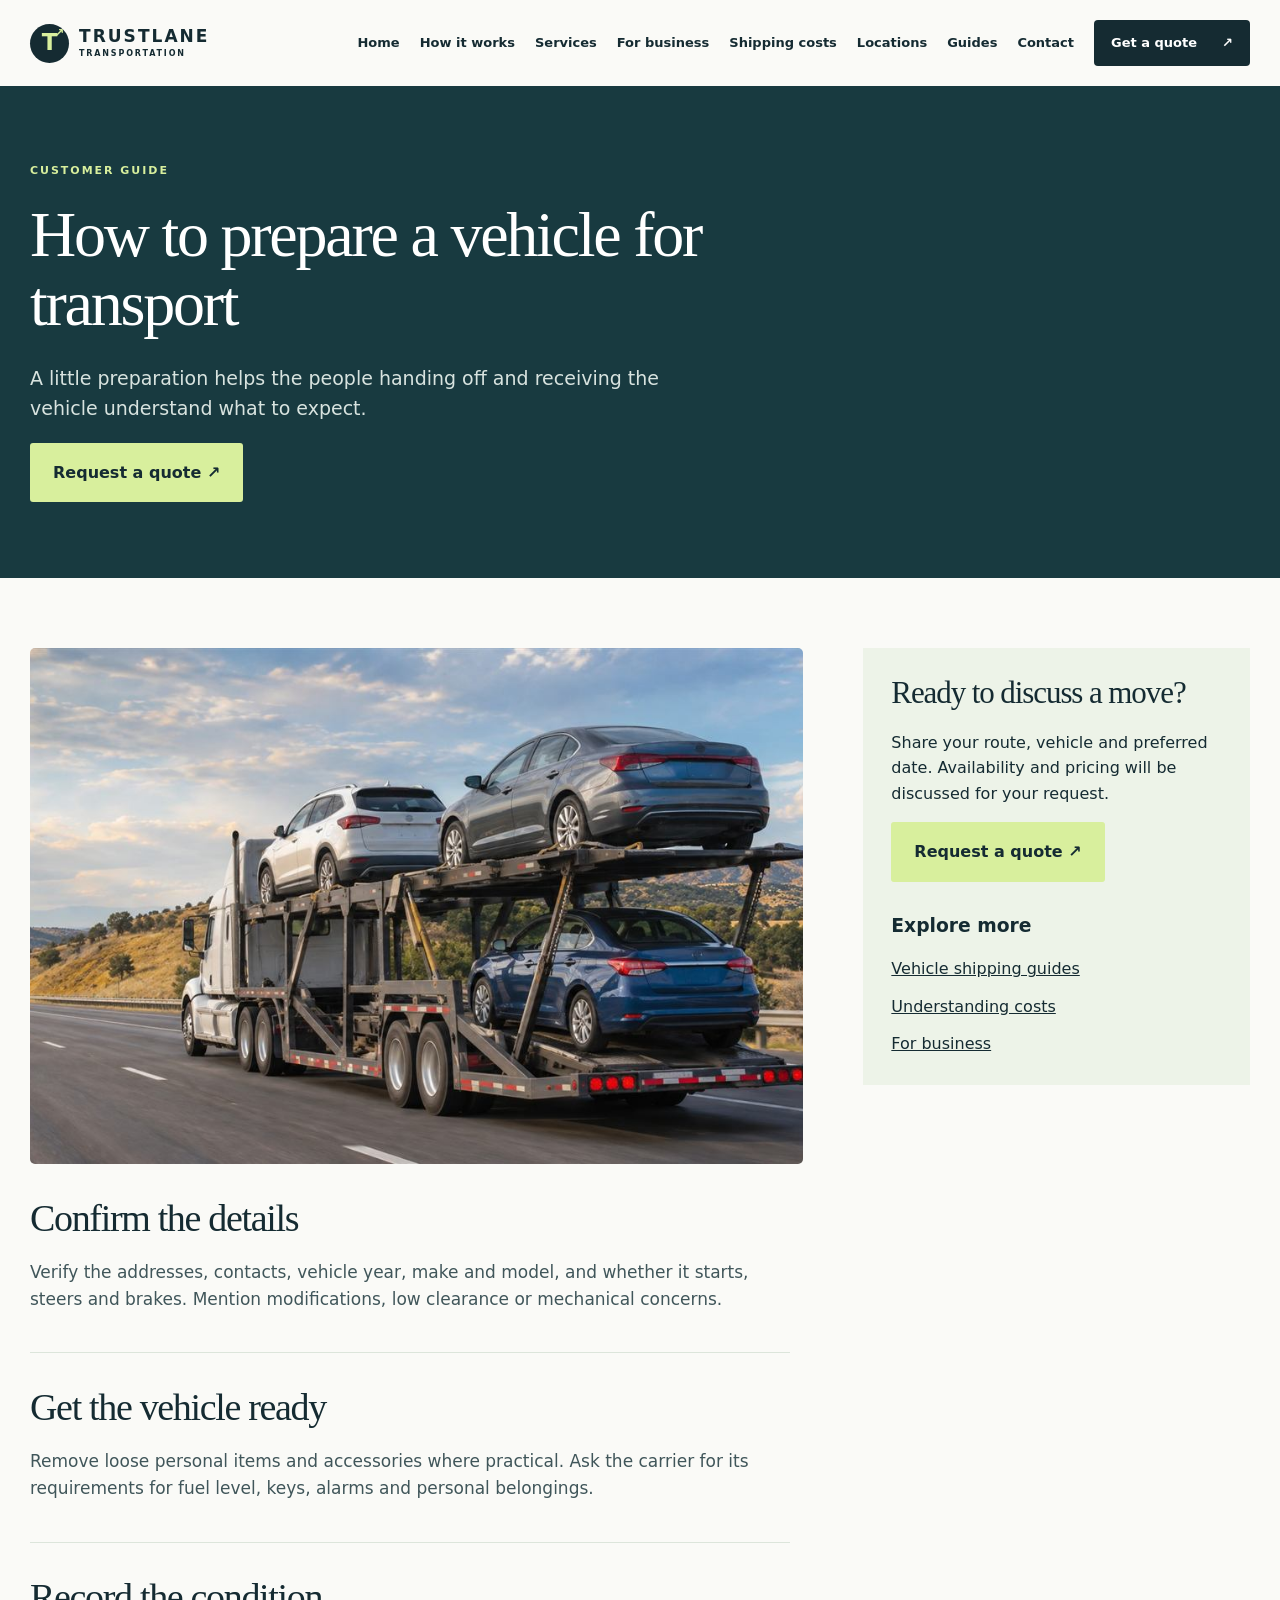
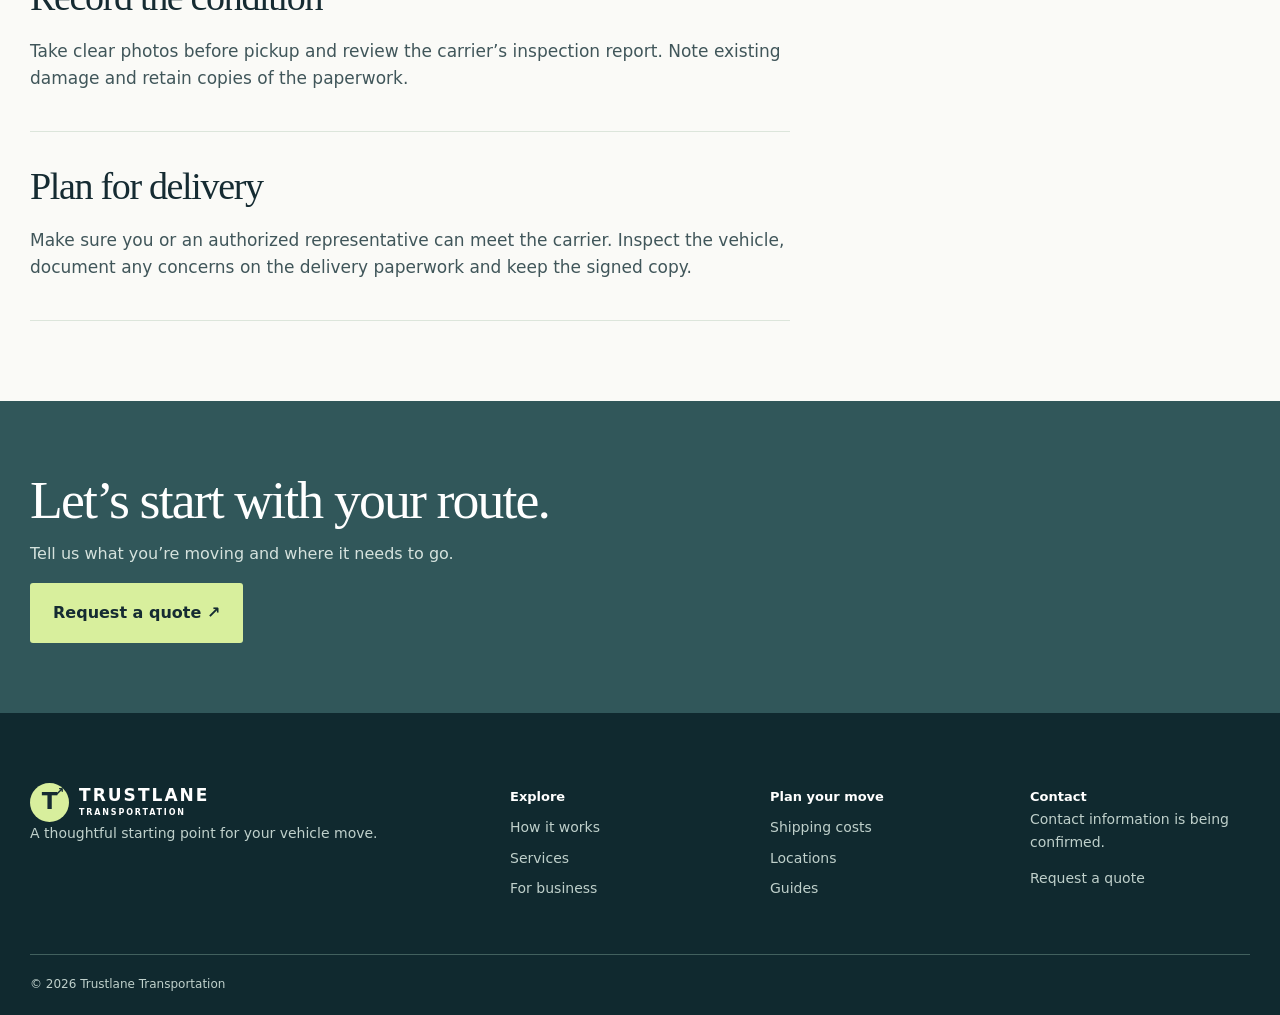
<file: prepare-vehicle.html>
<!doctype html><html lang="en"><head><meta charset="utf-8"><meta name="viewport" content="width=device-width,initial-scale=1"><title>How to prepare a vehicle for transport | Trustlane Transportation</title><meta name="description" content="A little preparation helps the people handing off and receiving the vehicle understand what to expect."><link rel="canonical" href="https://trustlanetransportation.com/prepare-vehicle.html"><link rel="stylesheet" href="/style.css?v=public-pages-20261104b"></head><body><a class="skip" href="#main">Skip to content</a><header><div class="nav wrap"><a class="brand" href="/" aria-label="Trustlane Transportation home"><span class="mark">T<span>↗</span></span><span>TRUSTLANE<small>TRANSPORTATION</small></span></a><button class="menu" aria-expanded="false" aria-controls="navigation">Menu <span aria-hidden="true">☰</span></button><nav id="navigation" aria-label="Main navigation"><a href="/">Home</a><a href="/how-it-works.html">How it works</a><a href="/services.html">Services</a><a href="/business.html">For business</a><a href="/shipping-costs.html">Shipping costs</a><a href="/locations.html">Locations</a><a href="/guides.html">Guides</a><a href="/contact.html">Contact</a><a class="navcta" href="/#quote">Get a quote <span aria-hidden="true">↗</span></a></nav></div></header><main id="main"><section class="article-hero"><div class="wrap"><p class="eyebrow light">CUSTOMER GUIDE</p><h1>How to prepare a vehicle for transport</h1><p>A little preparation helps the people handing off and receiving the vehicle understand what to expect.</p><a class="button primary" href="/#quote">Request a quote ↗</a></div></section><div class="wrap article-layout"><div class="article-main"><img class="article-image" src="/assets/transport-road.jpg" alt="A vehicle transporter traveling along a highway" width="1536" height="1024"><div class="article-copy"><article><h2>Confirm the details</h2><p>Verify the addresses, contacts, vehicle year, make and model, and whether it starts, steers and brakes. Mention modifications, low clearance or mechanical concerns.</p></article><article><h2>Get the vehicle ready</h2><p>Remove loose personal items and accessories where practical. Ask the carrier for its requirements for fuel level, keys, alarms and personal belongings.</p></article><article><h2>Record the condition</h2><p>Take clear photos before pickup and review the carrier’s inspection report. Note existing damage and retain copies of the paperwork.</p></article><article><h2>Plan for delivery</h2><p>Make sure you or an authorized representative can meet the carrier. Inspect the vehicle, document any concerns on the delivery paperwork and keep the signed copy.</p></article></div></div><aside class="article-aside"><h2>Ready to discuss a move?</h2><p>Share your route, vehicle and preferred date. Availability and pricing will be discussed for your request.</p><a class="button primary" href="/#quote">Request a quote ↗</a><h3>Explore more</h3><a href="/guides.html">Vehicle shipping guides</a><a href="/shipping-costs.html">Understanding costs</a><a href="/business.html">For business</a></aside></div><section class="article-final"><div class="wrap"><h2>Let’s start with your route.</h2><p>Tell us what you’re moving and where it needs to go.</p><a class="button primary" href="/#quote">Request a quote ↗</a></div></section></main><footer id="contact"><div class="wrap footer-grid"><div><a class="brand" href="/" aria-label="Trustlane Transportation home"><span class="mark">T<span>↗</span></span><span>TRUSTLANE<small>TRANSPORTATION</small></span></a><p>A thoughtful starting point for your vehicle move.</p></div><div><b>Explore</b><a href="/how-it-works.html">How it works</a><a href="/services.html">Services</a><a href="/business.html">For business</a></div><div><b>Plan your move</b><a href="/shipping-costs.html">Shipping costs</a><a href="/locations.html">Locations</a><a href="/guides.html">Guides</a></div><div><b>Contact</b><p>Contact information is being confirmed.</p><a href="/#quote">Request a quote</a></div></div><div class="wrap footnote">© 2026 Trustlane Transportation</div></footer><script src="/script.js?v=public-pages-20261104b"></script></body></html>
</file>
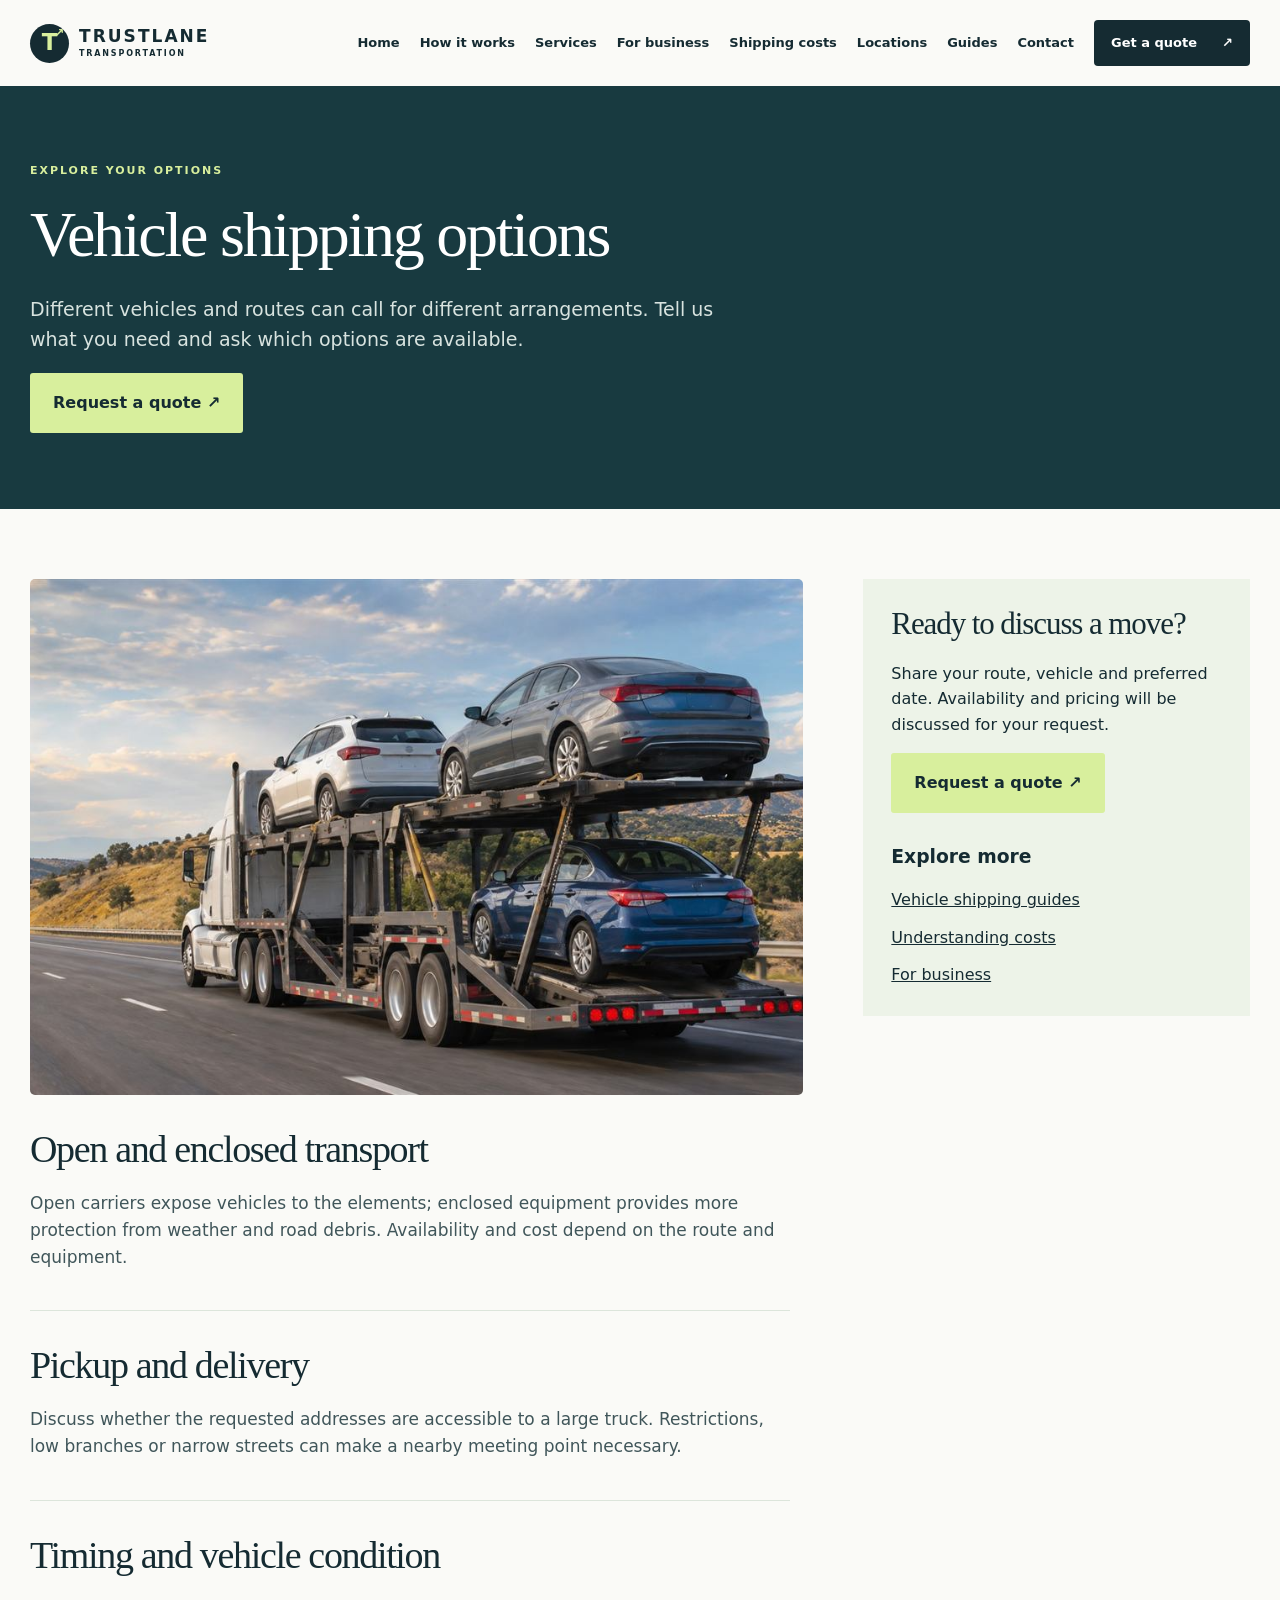
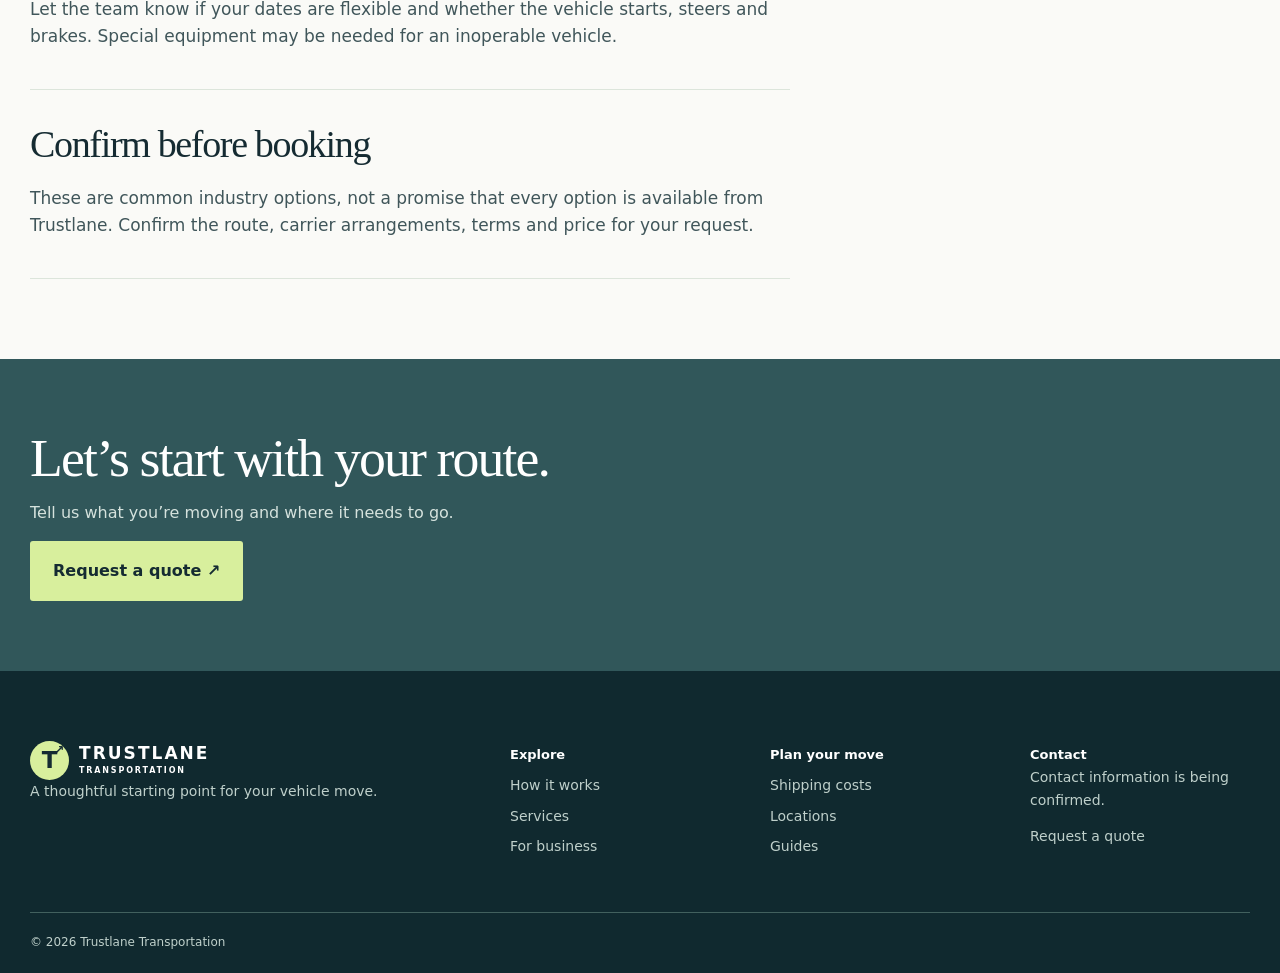
<file: services.html>
<!doctype html><html lang="en"><head><meta charset="utf-8"><meta name="viewport" content="width=device-width,initial-scale=1"><title>Vehicle shipping options | Trustlane Transportation</title><meta name="description" content="Different vehicles and routes can call for different arrangements. Tell us what you need and ask which options are available."><link rel="canonical" href="https://trustlanetransportation.com/services.html"><link rel="stylesheet" href="/style.css?v=public-pages-20261104b"></head><body><a class="skip" href="#main">Skip to content</a><header><div class="nav wrap"><a class="brand" href="/" aria-label="Trustlane Transportation home"><span class="mark">T<span>↗</span></span><span>TRUSTLANE<small>TRANSPORTATION</small></span></a><button class="menu" aria-expanded="false" aria-controls="navigation">Menu <span aria-hidden="true">☰</span></button><nav id="navigation" aria-label="Main navigation"><a href="/">Home</a><a href="/how-it-works.html">How it works</a><a href="/services.html">Services</a><a href="/business.html">For business</a><a href="/shipping-costs.html">Shipping costs</a><a href="/locations.html">Locations</a><a href="/guides.html">Guides</a><a href="/contact.html">Contact</a><a class="navcta" href="/#quote">Get a quote <span aria-hidden="true">↗</span></a></nav></div></header><main id="main"><section class="article-hero"><div class="wrap"><p class="eyebrow light">EXPLORE YOUR OPTIONS</p><h1>Vehicle shipping options</h1><p>Different vehicles and routes can call for different arrangements. Tell us what you need and ask which options are available.</p><a class="button primary" href="/#quote">Request a quote ↗</a></div></section><div class="wrap article-layout"><div class="article-main"><img class="article-image" src="/assets/transport-road.jpg" alt="A vehicle transporter traveling along a highway" width="1536" height="1024"><div class="article-copy"><article><h2>Open and enclosed transport</h2><p>Open carriers expose vehicles to the elements; enclosed equipment provides more protection from weather and road debris. Availability and cost depend on the route and equipment.</p></article><article><h2>Pickup and delivery</h2><p>Discuss whether the requested addresses are accessible to a large truck. Restrictions, low branches or narrow streets can make a nearby meeting point necessary.</p></article><article><h2>Timing and vehicle condition</h2><p>Let the team know if your dates are flexible and whether the vehicle starts, steers and brakes. Special equipment may be needed for an inoperable vehicle.</p></article><article><h2>Confirm before booking</h2><p>These are common industry options, not a promise that every option is available from Trustlane. Confirm the route, carrier arrangements, terms and price for your request.</p></article></div></div><aside class="article-aside"><h2>Ready to discuss a move?</h2><p>Share your route, vehicle and preferred date. Availability and pricing will be discussed for your request.</p><a class="button primary" href="/#quote">Request a quote ↗</a><h3>Explore more</h3><a href="/guides.html">Vehicle shipping guides</a><a href="/shipping-costs.html">Understanding costs</a><a href="/business.html">For business</a></aside></div><section class="article-final"><div class="wrap"><h2>Let’s start with your route.</h2><p>Tell us what you’re moving and where it needs to go.</p><a class="button primary" href="/#quote">Request a quote ↗</a></div></section></main><footer id="contact"><div class="wrap footer-grid"><div><a class="brand" href="/" aria-label="Trustlane Transportation home"><span class="mark">T<span>↗</span></span><span>TRUSTLANE<small>TRANSPORTATION</small></span></a><p>A thoughtful starting point for your vehicle move.</p></div><div><b>Explore</b><a href="/how-it-works.html">How it works</a><a href="/services.html">Services</a><a href="/business.html">For business</a></div><div><b>Plan your move</b><a href="/shipping-costs.html">Shipping costs</a><a href="/locations.html">Locations</a><a href="/guides.html">Guides</a></div><div><b>Contact</b><p>Contact information is being confirmed.</p><a href="/#quote">Request a quote</a></div></div><div class="wrap footnote">© 2026 Trustlane Transportation</div></footer><script src="/script.js?v=public-pages-20261104b"></script></body></html>
</file>
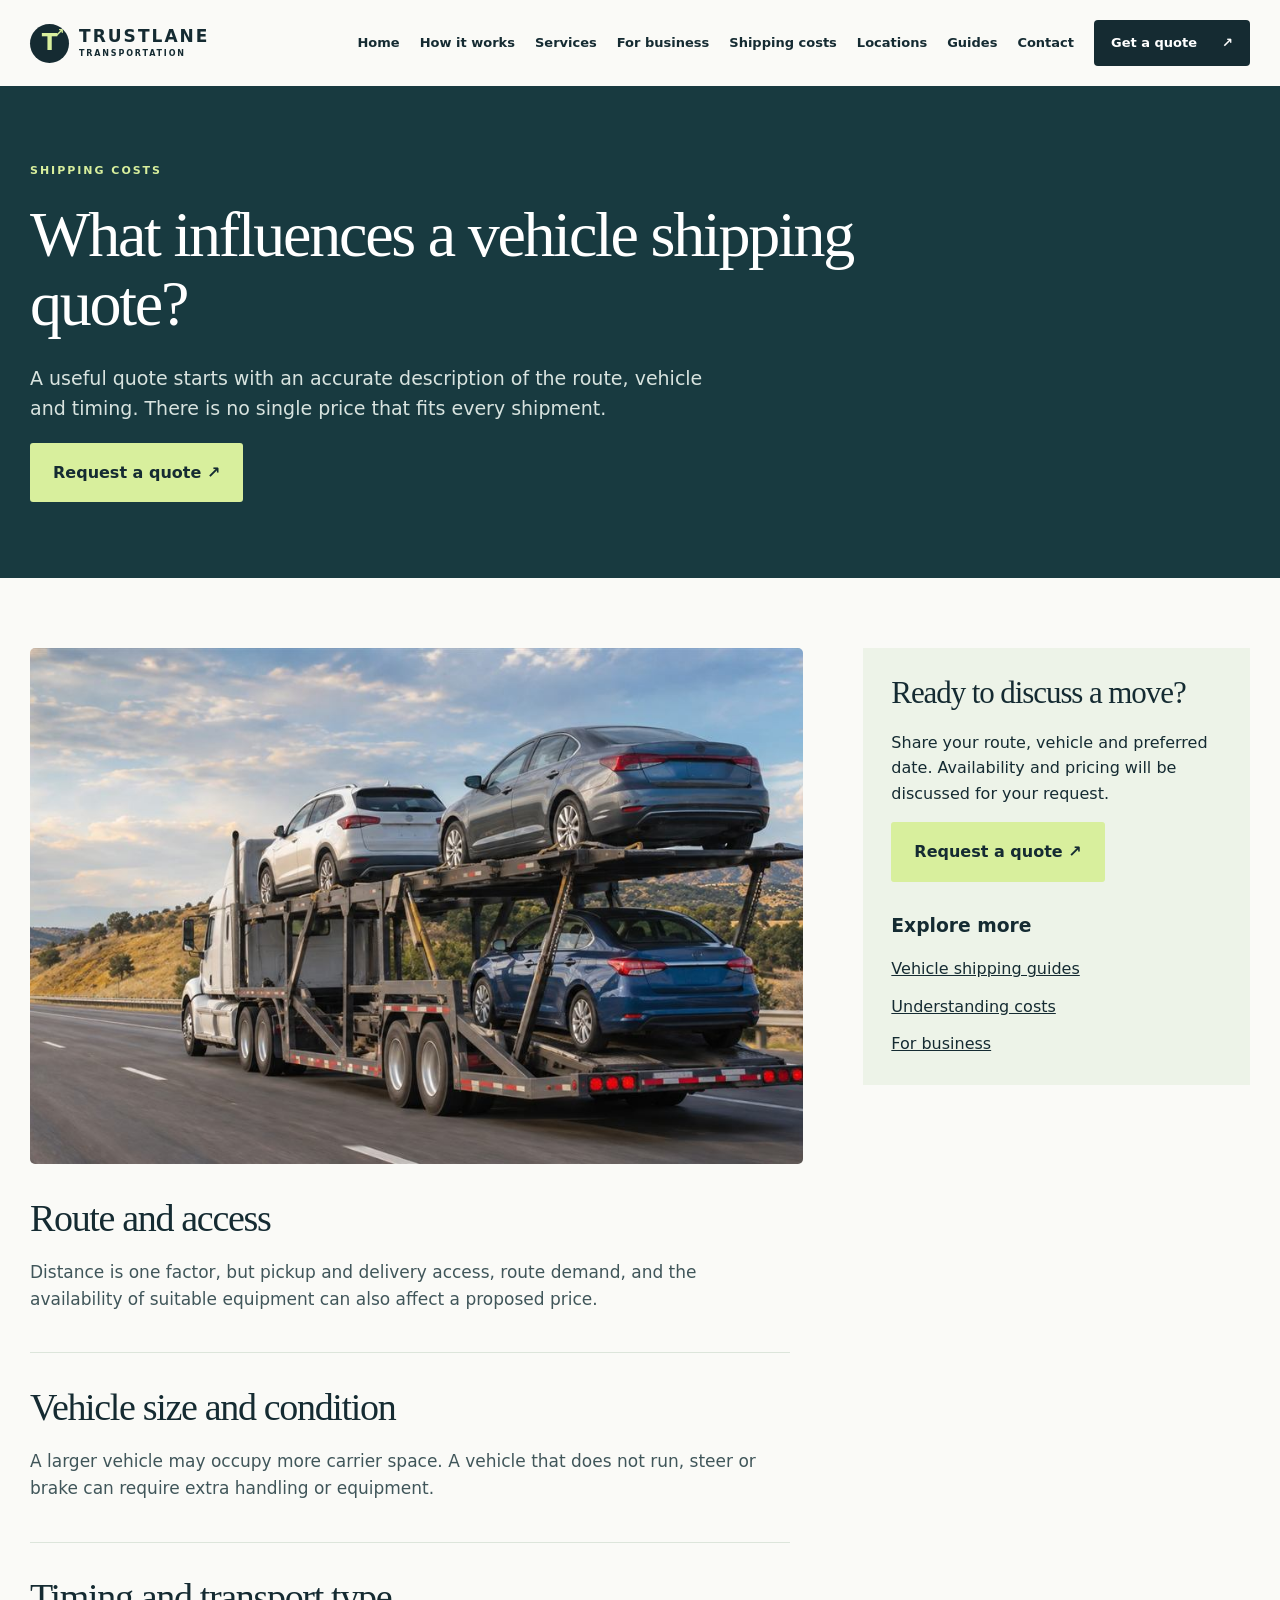
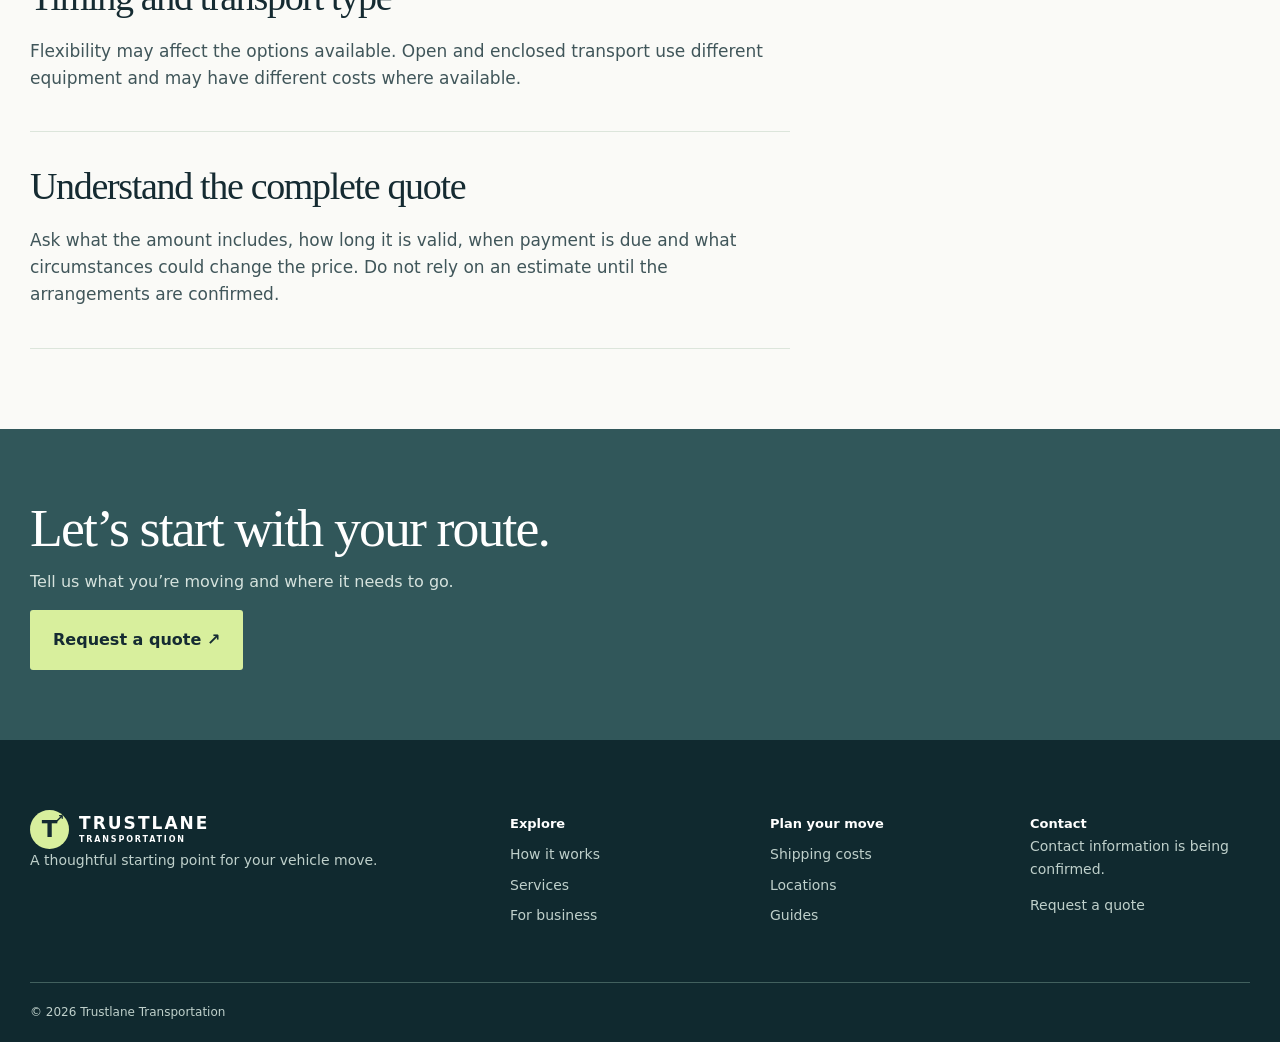
<file: shipping-costs.html>
<!doctype html><html lang="en"><head><meta charset="utf-8"><meta name="viewport" content="width=device-width,initial-scale=1"><title>What influences a vehicle shipping quote? | Trustlane Transportation</title><meta name="description" content="A useful quote starts with an accurate description of the route, vehicle and timing. There is no single price that fits every shipment."><link rel="canonical" href="https://trustlanetransportation.com/shipping-costs.html"><link rel="stylesheet" href="/style.css?v=public-pages-20261104b"></head><body><a class="skip" href="#main">Skip to content</a><header><div class="nav wrap"><a class="brand" href="/" aria-label="Trustlane Transportation home"><span class="mark">T<span>↗</span></span><span>TRUSTLANE<small>TRANSPORTATION</small></span></a><button class="menu" aria-expanded="false" aria-controls="navigation">Menu <span aria-hidden="true">☰</span></button><nav id="navigation" aria-label="Main navigation"><a href="/">Home</a><a href="/how-it-works.html">How it works</a><a href="/services.html">Services</a><a href="/business.html">For business</a><a href="/shipping-costs.html">Shipping costs</a><a href="/locations.html">Locations</a><a href="/guides.html">Guides</a><a href="/contact.html">Contact</a><a class="navcta" href="/#quote">Get a quote <span aria-hidden="true">↗</span></a></nav></div></header><main id="main"><section class="article-hero"><div class="wrap"><p class="eyebrow light">SHIPPING COSTS</p><h1>What influences a vehicle shipping quote?</h1><p>A useful quote starts with an accurate description of the route, vehicle and timing. There is no single price that fits every shipment.</p><a class="button primary" href="/#quote">Request a quote ↗</a></div></section><div class="wrap article-layout"><div class="article-main"><img class="article-image" src="/assets/transport-road.jpg" alt="A vehicle transporter traveling along a highway" width="1536" height="1024"><div class="article-copy"><article><h2>Route and access</h2><p>Distance is one factor, but pickup and delivery access, route demand, and the availability of suitable equipment can also affect a proposed price.</p></article><article><h2>Vehicle size and condition</h2><p>A larger vehicle may occupy more carrier space. A vehicle that does not run, steer or brake can require extra handling or equipment.</p></article><article><h2>Timing and transport type</h2><p>Flexibility may affect the options available. Open and enclosed transport use different equipment and may have different costs where available.</p></article><article><h2>Understand the complete quote</h2><p>Ask what the amount includes, how long it is valid, when payment is due and what circumstances could change the price. Do not rely on an estimate until the arrangements are confirmed.</p></article></div></div><aside class="article-aside"><h2>Ready to discuss a move?</h2><p>Share your route, vehicle and preferred date. Availability and pricing will be discussed for your request.</p><a class="button primary" href="/#quote">Request a quote ↗</a><h3>Explore more</h3><a href="/guides.html">Vehicle shipping guides</a><a href="/shipping-costs.html">Understanding costs</a><a href="/business.html">For business</a></aside></div><section class="article-final"><div class="wrap"><h2>Let’s start with your route.</h2><p>Tell us what you’re moving and where it needs to go.</p><a class="button primary" href="/#quote">Request a quote ↗</a></div></section></main><footer id="contact"><div class="wrap footer-grid"><div><a class="brand" href="/" aria-label="Trustlane Transportation home"><span class="mark">T<span>↗</span></span><span>TRUSTLANE<small>TRANSPORTATION</small></span></a><p>A thoughtful starting point for your vehicle move.</p></div><div><b>Explore</b><a href="/how-it-works.html">How it works</a><a href="/services.html">Services</a><a href="/business.html">For business</a></div><div><b>Plan your move</b><a href="/shipping-costs.html">Shipping costs</a><a href="/locations.html">Locations</a><a href="/guides.html">Guides</a></div><div><b>Contact</b><p>Contact information is being confirmed.</p><a href="/#quote">Request a quote</a></div></div><div class="wrap footnote">© 2026 Trustlane Transportation</div></footer><script src="/script.js?v=public-pages-20261104b"></script></body></html>
</file>
<file: style.css>
:root{--ink:#152b32;--muted:#526269;--sand:#f2f0e8;--lime:#d8ef9d;--accent:#badb71;--white:#fff}*{box-sizing:border-box}html{scroll-behavior:smooth}body{margin:0;color:var(--ink);font:16px/1.6 system-ui,-apple-system,Segoe UI,sans-serif;background:#fafaf7}a{color:inherit}button{font:inherit}a:focus-visible,button:focus-visible,summary:focus-visible{outline:3px solid #b1d569;outline-offset:4px}.wrap{width:min(1220px,calc(100% - 48px));margin:auto}.skip{position:absolute;top:-100px;left:1rem;background:white;z-index:20}.skip:focus{top:1rem}header{background:#fafaf7;position:relative;z-index:5}.nav{min-height:86px;display:flex;align-items:center;justify-content:space-between;gap:24px}.brand{text-decoration:none;display:flex;align-items:center;gap:10px;font-size:17px;font-weight:800;letter-spacing:.12em;line-height:1.1}.brand small{display:block;font-size:8px;letter-spacing:.23em;margin-top:4px}.mark{width:39px;height:39px;border-radius:50%;background:var(--ink);color:var(--lime);display:grid;place-items:center;font-size:23px;letter-spacing:0;position:relative}.mark span{font-size:12px;position:absolute;right:5px;top:3px}nav{display:flex;align-items:center;gap:20px}nav a{font-size:13px;font-weight:650;text-decoration:none;white-space:nowrap}nav a:hover,.inline-link:hover{text-decoration:underline}.navcta,.button{display:inline-flex;align-items:center;justify-content:center;gap:25px;text-decoration:none;font-weight:750}.navcta{background:var(--ink);color:white;padding:13px 17px;border-radius:4px}.menu{display:none}.hero{background:#183a40;color:#fff;overflow:hidden}.hero-grid{min-height:620px;display:grid;grid-template-columns:1fr 1fr;align-items:center;gap:50px;padding-top:80px;padding-bottom:80px}.eyebrow{font-size:11px;letter-spacing:.18em;font-weight:800;color:#50704a;margin:0 0 20px}.eyebrow.light{color:var(--lime)}h1,h2,h3,p{margin-top:0}h1,h2{font-family:Georgia,serif;font-weight:400;line-height:1.08;letter-spacing:-.035em}h1{font-size:clamp(49px,6vw,84px);margin-bottom:25px}h1 em{font-weight:400;color:var(--lime)}h2{font-size:clamp(36px,4.2vw,58px);margin-bottom:20px}h3{line-height:1.25}.hero-copy{max-width:510px;color:#d8e3df;font-size:19px}.actions{display:flex;align-items:center;gap:28px;margin-top:32px;flex-wrap:wrap}.button{padding:17px 23px;border-radius:3px}.primary{background:var(--lime);color:var(--ink)}.button:hover,.navcta:hover{filter:brightness(.93)}.text-link{font-weight:650;text-decoration:none}.hero-art{height:420px;background:#b9ceae;border-radius:180px 180px 8px 8px;position:relative;overflow:hidden;color:var(--ink)}.hero-art:before{content:"";position:absolute;width:330px;height:330px;background:#dfe8c4;border-radius:50%;top:52px;left:calc(50% - 165px)}.route-label{position:absolute;top:48px;left:30px;font-size:10px;letter-spacing:.15em;font-weight:800}.route-label b{font-size:20px}.road{position:absolute;bottom:75px;height:75px;background:#385b57;width:100%;transform:skewY(-5deg);display:flex;align-items:center;justify-content:space-around}.line{width:45px;height:3px;background:#d8e5c5}.vehicle{position:absolute;bottom:125px;left:15%;width:70%;height:100px}.trailer{position:absolute;left:0;bottom:15px;width:68%;height:56px;border:8px solid #183a40;border-radius:5px}.trailer span{display:inline-block;width:30%;height:15px;border-radius:12px 12px 3px 3px;background:#183a40;margin:10px 5px}.cab{position:absolute;right:0;bottom:15px;width:32%;height:57px;background:#183a40;clip-path:polygon(0 0,65% 0,100% 50%,100% 100%,0 100%)}.vehicle i{position:absolute;bottom:0;width:29px;height:29px;border:7px solid #183a40;background:#dfe8c4;border-radius:50%;left:12%}.vehicle i:nth-of-type(2){left:50%}.vehicle i:nth-of-type(3){left:78%}.art-caption{position:absolute;bottom:16px;left:25px;right:25px;display:flex;justify-content:space-between;font-size:12px}.intro{padding:95px 0;display:grid;grid-template-columns:1fr 1fr;gap:100px}.intro p:last-child,.section-head>p{font-size:18px;color:var(--muted)}.section{padding:100px 0}.sand{background:var(--sand)}.section-head{display:flex;justify-content:space-between;align-items:end;gap:50px;margin-bottom:55px}.section-head>p{max-width:360px}.steps,.cost-grid{display:grid;grid-template-columns:repeat(3,1fr);gap:25px}.steps article{border-top:1px solid #a7b2a6;padding:22px 10px 0 0}.steps span,.cost-grid b{font-size:12px;font-weight:800;color:#668353}.steps h3{font-size:23px;margin:45px 0 12px}.steps p,.cost-grid p,.service-panel p{color:var(--muted)}.split{display:grid;grid-template-columns:1fr 1fr;gap:100px;align-items:center}.large{font-size:19px;color:var(--muted);max-width:540px}.inline-link{display:inline-block;margin-top:14px;font-weight:750;text-decoration:none;border-bottom:1px solid var(--ink)}.service-panel{background:#e4ebdb;padding:38px;min-height:320px}.service-top{display:flex;justify-content:space-between;font-size:11px;letter-spacing:.13em;font-weight:800}.service-panel h3{font:35px Georgia,serif;margin:60px 0 15px}.route-graphic{display:flex;align-items:center;gap:10px;margin-top:40px;font-size:12px;font-weight:700}.dots{border-top:2px dashed #87a78a;flex:1}.dark{background:#1a3438;color:white}.business,.location,.faq,.quote-grid{display:grid;grid-template-columns:1fr 1fr;gap:100px}.business p:not(.eyebrow),.quote-grid>div>p:not(.eyebrow){font-size:19px;color:#d5e2dd}.outline{border:1px solid #b6c9bd;color:white;margin-top:15px}.cost-grid{grid-template-columns:repeat(4,1fr)}.cost-grid article{border-top:1px solid #a7b2a6;padding-top:20px}.cost-grid h3{margin-top:40px}.faq details{border-bottom:1px solid #cad2c8;padding:20px 0}.faq summary{cursor:pointer;font-weight:700}.faq details p{color:var(--muted);margin:15px 0 0}.quote-section{background:#31575a;color:white}.form-card{background:#fff;color:var(--ink);padding:38px;border-radius:5px}.form-card h3{font:32px Georgia,serif}.form-card p{color:var(--muted)}footer{background:#10292f;color:white;padding:70px 0 20px}footer .mark{background:var(--lime);color:var(--ink)}.footer-grid{display:grid;grid-template-columns:2fr repeat(3,1fr);gap:40px}footer p,footer a:not(.brand){color:#bfd0cb;font-size:14px}footer a:not(.brand){display:block;text-decoration:none;margin-top:8px}footer b{font-size:13px}.footnote{border-top:1px solid #42605e;margin-top:55px;padding-top:20px;color:#bfd0cb;font-size:12px}@media(max-width:1000px){.menu{display:block;border:1px solid #b6c4ba;background:transparent;padding:9px 12px;border-radius:3px}nav{display:none;position:absolute;top:86px;left:0;right:0;background:#fafaf7;padding:20px 24px;box-shadow:0 12px 18px #0002;align-items:stretch}nav.open{display:flex;flex-direction:column;gap:0}nav a{padding:12px}.hero-grid{gap:30px}.intro,.split,.business,.location,.faq,.quote-grid{gap:40px}}@media(max-width:700px){.wrap{width:min(100% - 36px,1220px)}.hero-grid,.intro,.split,.business,.location,.faq,.quote-grid{grid-template-columns:1fr}.hero-grid{padding:65px 0 35px}.hero-art{height:280px}.hero-art:before{width:220px;height:220px;left:calc(50% - 110px)}.intro,.section{padding:65px 0}.intro{gap:10px}.section-head{display:block}.steps,.cost-grid{grid-template-columns:1fr 1fr}.steps h3,.cost-grid h3{margin-top:22px}.footer-grid{grid-template-columns:1fr 1fr}.footer-grid>div:first-child{grid-column:1/-1}.art-caption span{display:none}}@media(max-width:420px){.steps,.cost-grid{grid-template-columns:1fr}.nav .brand{font-size:14px}}@media(prefers-reduced-motion:reduce){html{scroll-behavior:auto}*{transition:none!important}}
.fields{display:grid;grid-template-columns:1fr 1fr;gap:14px}.fields label{font-size:13px;font-weight:700}.fields input,.fields textarea{display:block;width:100%;padding:11px;border:1px solid #a8b9ad;border-radius:3px;font:inherit;color:var(--ink);background:white;margin-top:4px}.fields .wide{grid-column:1/-1}.trap{position:absolute;left:-10000px}.form-card button{border:0;cursor:pointer}.form-card button:disabled{opacity:.6;cursor:wait}#quote-result{font-weight:700}@media(max-width:500px){.fields{grid-template-columns:1fr}.fields .wide{grid-column:auto}}
.quote-grid .form-card > p:not(.eyebrow){color:var(--muted);font-size:16px}
.followup-panel{border-top:1px solid #dbe3da;margin-top:24px;padding-top:20px}.task-row{display:flex;justify-content:space-between;gap:12px;align-items:center;border-bottom:1px solid #e4eae2;padding:12px 0}.task-row small{display:block;color:var(--muted)}.task-row button{border:1px solid #b6c8bb;border-radius:5px;background:white;padding:8px 12px;color:var(--ink)}
.portal-actions{display:flex;gap:10px;flex-wrap:wrap}.lead-detail-heading{display:flex;justify-content:space-between;align-items:start;gap:12px}.lead-detail-heading .eyebrow{margin-bottom:8px}.lead-detail-heading h2{font-size:32px;margin-bottom:14px}.contact-actions{display:flex;gap:10px;flex-wrap:wrap;margin-bottom:20px}.contact-actions a{border:1px solid #cbd9c7;border-radius:5px;padding:8px 12px;text-decoration:none;font-size:13px;font-weight:700;overflow-wrap:anywhere}.contact-actions a:hover{background:#edf4e8}.lead-facts{display:grid;grid-template-columns:1fr 1fr;gap:12px;background:#f5f8f2;padding:16px;border-radius:6px}.lead-facts p{margin:0;overflow-wrap:anywhere}.lead-facts b{font-size:12px;color:#526269}.lead-submitted{color:var(--muted);font-size:13px;margin-top:14px}@media(max-width:420px){.portal-head{align-items:flex-start;flex-direction:column}.lead-facts{grid-template-columns:1fr}}
.portal{padding:65px 0}.portal h1{font-size:52px}.portal label{display:block;font-size:13px;font-weight:700;margin:12px 0}.portal input,.portal select,.portal textarea{display:block;width:100%;font:inherit;padding:10px;border:1px solid #9eafa5;border-radius:3px;background:white;margin-top:5px}.portal button{font:inherit;cursor:pointer}.portal #login{max-width:420px}.portal-head{display:flex;justify-content:space-between;gap:20px;align-items:start}.portal-layout{display:grid;grid-template-columns:minmax(250px,1fr) minmax(300px,1.5fr);gap:35px}.portal #detail,.lead-button{background:white;border:1px solid #dae2d9;padding:22px}.lead-button{display:block;width:100%;text-align:left;margin:10px 0}.lead-button span{display:block;color:#526269;font-size:13px}.note{border-top:1px solid #ddd;padding:12px 0}.portal .button{border:0}@media(max-width:700px){.portal-layout{grid-template-columns:1fr}}
.portal-body{background:#f1f4ef}.portal-body header{border-bottom:1px solid #dbe3da}.portal-header-label{font-size:11px;letter-spacing:.16em;font-weight:800;color:#526b5d}.portal{padding-top:48px;padding-bottom:80px}.portal-head{align-items:center;margin-bottom:26px}.portal-head h1{margin-bottom:8px}.portal-head #who{color:var(--muted);margin-bottom:0;text-transform:capitalize}.portal-signout,.agent-row button{border:1px solid #b6c8bb;background:white;border-radius:5px;padding:10px 16px;color:var(--ink)}.portal-signout:hover,.agent-row button:hover{background:#edf4e8}.portal-auth{background:white;border:1px solid #dbe3da;border-radius:10px;padding:32px;box-shadow:0 14px 35px #183a400a}.portal-auth h1{margin-bottom:12px}.portal-auth .button{margin-top:10px}.portal-stats{display:grid;grid-template-columns:repeat(4,1fr);gap:14px;margin-bottom:26px}.portal-stats>div{background:white;border:1px solid #dbe3da;border-radius:8px;padding:18px 22px}.portal-stats span{display:block;color:var(--muted);font-size:13px;font-weight:700}.portal-stats strong{display:block;font:34px/1.2 Georgia,serif;margin-top:8px}.portal-layout{gap:18px;grid-template-columns:minmax(280px,1fr) minmax(300px,1.25fr);align-items:start}.inbox-panel,.portal #detail,.team-panel{background:white;border:1px solid #dbe3da;border-radius:8px;padding:24px}.panel-heading{display:flex;align-items:center;justify-content:space-between}.panel-heading .eyebrow{margin-bottom:8px}.panel-heading h2{font-size:30px;margin:0}.count-badge{background:#edf4e8;border-radius:20px;padding:5px 10px;font-size:12px;color:#3d6150;font-weight:700}.inbox-filters{display:grid;grid-template-columns:1fr 155px;gap:12px;margin:14px 0}.portal input:focus-visible,.portal select:focus-visible,.portal textarea:focus-visible{outline:3px solid #8aae66;outline-offset:2px}.lead-button{border-radius:6px;padding:16px;margin:10px 0;background:#fafcf9}.lead-button:hover{border-color:#769b76;background:#f2f8ed}.lead-button b{font-size:16px}.lead-button span{margin-top:3px}.empty-list{color:var(--muted);background:#f7f9f5;border:1px dashed #c6d4c5;border-radius:6px;padding:24px;margin:0}.portal #detail{min-height:330px}.empty-detail{display:grid;place-items:center;text-align:center;min-height:280px;color:var(--muted)}.empty-detail>span{display:grid;place-items:center;background:#e9f2df;border-radius:50%;width:48px;height:48px;font-size:24px;color:#41654b}.empty-detail h2{font-size:28px;color:var(--ink);margin:10px 0 0}.empty-detail p{max-width:280px;margin:0}.team-panel{margin-top:18px}.team-panel summary{cursor:pointer;display:flex;justify-content:space-between;align-items:center;list-style:none}.team-panel summary::-webkit-details-marker{display:none}.team-panel summary strong,.team-panel summary small{display:block}.team-panel summary strong{font-size:19px}.team-panel summary small,.team-content>p,.agent-row small,.team-empty{color:var(--muted)}.team-content{border-top:1px solid #e4eae2;margin-top:18px;padding-top:18px}.team-content form{display:grid;grid-template-columns:1fr 1fr auto;align-items:end;gap:12px}.team-content form label{margin:0}.team-content form button{padding:11px 18px}.agent-row{display:flex;align-items:center;justify-content:space-between;gap:12px;border-top:1px solid #e4eae2;margin-top:16px;padding-top:16px}.agent-row small{display:block}.team-empty{margin:18px 0 0}.portal #message:not(:empty){background:#eaf2e4;border-radius:6px;padding:12px;margin-bottom:18px}@media(max-width:700px){.portal-stats{grid-template-columns:1fr 1fr}.portal-layout{grid-template-columns:1fr}.inbox-filters{grid-template-columns:1fr}.team-content form{grid-template-columns:1fr}.portal{padding-top:32px}.portal-head h1{font-size:42px}}
.task-overview{padding:1.5rem;margin:0 0 1.5rem}.task-overview>p{color:#536764}.overview-task{display:flex;flex-direction:column;gap:.25rem;width:100%;text-align:left;padding:.8rem 1rem;margin:.5rem 0;border:1px solid #d9e2d9;border-radius:.5rem;background:#fff;color:#152c30;cursor:pointer}.overview-task:hover{border-color:#648e68}.overview-task span{font-size:.9rem;color:#536764}.overview-task:focus-visible{outline:3px solid #648e68;outline-offset:2px}
.working-details{border-top:1px solid #d9e2d9;margin-top:1.5rem;padding-top:1.2rem}.working-details summary{cursor:pointer;font-size:1.15rem}.working-details p{font-size:.9rem;color:#536764;margin-top:1rem}.working-grid{display:grid;grid-template-columns:repeat(2,minmax(0,1fr));gap:0 1rem}.working-details label{min-width:0}.working-details input,.working-details select,.working-details textarea{max-width:100%}@media(max-width:600px){.working-grid{grid-template-columns:1fr}}
.pipeline-nav{display:flex;flex-wrap:wrap;gap:.5rem;margin:1rem 0 1.5rem}.pipeline-nav button{border:1px solid #bccdc0;border-radius:8px;padding:.7rem 1rem;background:white;color:#152b32;font-weight:700;cursor:pointer}.pipeline-nav button[aria-pressed=true]{background:#183a40;border-color:#183a40;color:white}.pipeline-nav button span{display:inline-block;margin-left:.35rem;padding:.05rem .4rem;border-radius:1rem;background:#e7f1dc;color:#213c33;font-size:.8rem}.detail-nav{display:flex;flex-wrap:wrap;gap:.5rem;margin:1rem 0}.detail-nav a{padding:.4rem .65rem;border:1px solid #c8d7ca;border-radius:5px;text-decoration:none;font-size:.85rem;font-weight:700}.detail-nav a:hover{text-decoration:underline}@media(max-width:600px){.pipeline-nav button{flex:1 1 40%;min-height:44px}}
.vehicle-card{margin:.75rem 0;padding:.8rem;border:1px solid #d9e2d9;border-radius:6px}.vehicle-card summary{cursor:pointer;font-weight:700}.vehicle-card form{padding-top:.75rem}
.portal #detail.is-open{position:fixed;z-index:50;inset:16px;display:flex;flex-direction:column;min-height:0;overflow:hidden;padding:20px 24px;box-shadow:0 16px 80px #152b3255}.detail-panel.is-open .lead-detail-heading{flex:none;display:flex;align-items:center;gap:12px}.detail-panel.is-open .lead-detail-heading>div{flex:1;min-width:0}.detail-panel.is-open .lead-detail-heading h2{font-size:clamp(24px,2.5vw,36px);margin:0;overflow-wrap:anywhere}.detail-panel.is-open .lead-detail-heading .eyebrow{margin:0 0 4px}.detail-panel.is-open #detail-close{border:1px solid #9fb3a5;border-radius:5px;background:#fff;padding:8px 14px}.detail-panel.is-open .contact-actions{flex:none;margin:10px 0}.detail-panel.is-open .detail-nav{flex:none;margin:8px 0 12px;gap:5px}.detail-nav button{border:1px solid #c8d7ca;border-radius:5px;background:#fff;padding:8px 12px;color:#183a40;font-size:13px;font-weight:700}.detail-nav button[aria-pressed=true]{background:#183a40;color:#fff;border-color:#183a40}.detail-body{flex:1;min-height:0;overflow:auto;overscroll-behavior:contain;padding:4px 10px 20px 0}.detail-body [hidden]{display:none!important}.detail-body>.followup-panel,.detail-body .working-details{border:0;margin:0;padding:0}.detail-body h3{margin-bottom:.75rem}.detail-body input[type=checkbox]{display:inline-block;width:auto;margin-right:.5rem}.detail-body form{max-width:980px}@media(max-width:700px){.portal #detail.is-open{inset:0;border-radius:0;padding:14px 16px}.detail-panel.is-open .detail-nav{flex-wrap:nowrap;overflow-x:auto;padding-bottom:6px}.detail-nav button{flex:0 0 auto;min-height:44px}.detail-panel.is-open .contact-actions{margin:6px 0}.detail-panel.is-open .lead-detail-heading h2{font-size:24px}.detail-body{padding-right:2px}}
@media(min-width:1000px){.detail-body .working-grid{grid-template-columns:repeat(4,minmax(0,1fr))}.detail-body label{margin:7px 0}.detail-body input,.detail-body select,.detail-body textarea{padding:8px}.detail-body textarea{min-height:54px}}
.booking-wrap{width:min(850px,calc(100% - 36px));margin:40px auto 80px;background:white;border:1px solid #dbe3da;border-radius:10px;padding:clamp(20px,4vw,42px)}.booking-wrap h1{font-size:clamp(36px,5vw,58px)}.booking-wrap h2{font-size:28px;margin:28px 0 12px}.booking-wrap label{display:block;font-size:14px;font-weight:700;margin:14px 0}.booking-wrap input:not([type=checkbox]),.booking-wrap textarea{display:block;width:100%;font:inherit;padding:10px;border:1px solid #9eafa5;border-radius:4px;margin-top:5px}.booking-wrap textarea{min-height:76px;resize:vertical}.booking-summary{background:#f2f6ef;border-radius:6px;padding:18px}.booking-summary dl{display:grid;grid-template-columns:minmax(110px,1fr) 2fr;gap:8px 18px;margin:0}.booking-summary dt{font-weight:700}.booking-summary dd{margin:0;overflow-wrap:anywhere}.agreement-text{max-height:350px;overflow:auto;white-space:pre-wrap;border:1px solid #cddacf;border-radius:5px;padding:18px;line-height:1.6}.booking-consent{display:flex!important;gap:10px;align-items:start}.booking-consent input{width:auto;margin:4px 0}.booking-wrap button{border:0}.booking-wrap [hidden]{display:none!important}@media(max-width:600px){.booking-summary dl{grid-template-columns:1fr}.booking-summary dd{margin-bottom:8px}}
.contract-alert{background:#fff1d6;color:#744600;border-radius:5px;padding:6px 9px;font-size:12px;font-weight:700;white-space:normal}
.terms-editor{margin-top:24px;padding-top:18px;border-top:1px solid #dbe3da}.terms-editor summary{cursor:pointer}.terms-editor form{display:block}.terms-editor textarea{min-height:180px;resize:vertical}

.contact-actions button{border:1px solid #cbd9c7;border-radius:5px;padding:8px 12px;background:#fff;color:#183a40;font-size:13px;font-weight:700}.contact-actions button:hover{background:#edf4e8}#template-dialog{width:min(620px,calc(100% - 32px));max-height:calc(100dvh - 32px);overflow:auto;border:1px solid #cbd9c7;border-radius:10px;padding:24px;color:#183a40;box-shadow:0 16px 80px #152b3255}#template-dialog::backdrop{background:#102328aa}.template-heading,.template-actions{display:flex;justify-content:space-between;align-items:center;gap:10px}.template-heading h3{margin:0}.template-actions{justify-content:flex-start;flex-wrap:wrap}#template-dialog textarea{width:100%;min-height:180px}#template-dialog label{display:block;margin:14px 0}#template-dialog button{min-height:44px;padding:8px 14px}#template-notice{min-height:1.5em}

.remember-login{display:flex!important;align-items:center;gap:10px}.remember-login input{width:auto!important;margin:0}#template-dialog input,#template-dialog select{width:100%}

.detail-message:not(:empty){flex:none;padding:8px 12px;margin-top:8px;border-radius:5px;background:#edf4e8;color:#183a40;font-weight:600;overflow-wrap:anywhere}.detail-message:empty{display:none}

.article-hero{background:#183a40;color:white;padding:76px 0}.article-hero h1{max-width:850px;font-size:clamp(42px,5vw,70px)}.article-hero p:not(.eyebrow){max-width:700px;color:#d8e3df;font-size:19px}.article-layout{display:grid;grid-template-columns:minmax(0,2fr) minmax(220px,1fr);gap:60px;padding-top:70px;padding-bottom:80px;align-items:start}.article-image{display:block;width:100%;height:auto;aspect-ratio:3/2;object-fit:cover;border-radius:5px;background:#dce8d9}.article-copy{max-width:760px}.article-copy article{border-bottom:1px solid #dce5db;padding:34px 0 22px}.article-copy h2{font-size:clamp(27px,3vw,38px)}.article-copy p{font-size:17px;color:#40565a}.article-aside{background:#edf3e8;padding:28px;position:sticky;top:24px}.article-aside h2{font-size:31px}.article-aside h3{margin-top:32px}.article-aside>a:not(.button){display:block;margin-top:12px}.article-final{background:#31575a;color:white;padding:70px 0}.article-final h2{margin-bottom:12px}.article-final p{color:#d5e2dd}.quote-section{padding:70px 0}@media(max-width:700px){.article-hero{padding:55px 0}.article-layout{grid-template-columns:1fr;gap:32px;padding-top:38px;padding-bottom:55px}.article-aside{position:static}.article-final{padding:50px 0}}

.related-guides{padding:28px 0}.related-guides a{display:block;margin:10px 0;font-weight:700}

.visually-hidden{position:absolute!important;width:1px;height:1px;padding:0;margin:-1px;overflow:hidden;clip:rect(0,0,0,0);white-space:nowrap;border:0}.contact-summary{display:flex;flex-wrap:wrap;gap:6px 22px;font-size:13px;color:#435a5e;margin-top:4px;overflow-wrap:anywhere}.detail-panel.is-open .speed-actions{margin:8px 0}.speed-actions a,.speed-actions button{min-width:135px;min-height:52px;display:inline-flex;flex-direction:column;align-items:flex-start;justify-content:center;gap:1px;padding:7px 14px;border-radius:6px;background:#183a40;color:#fff;border:1px solid #183a40;font-size:15px;font-weight:750;text-decoration:none}.speed-actions small{font-size:11px;font-weight:500;color:#d9e6df}.speed-actions button:disabled{background:#edf1ec;border-color:#ccd6cd;color:#65756d;cursor:not-allowed}.speed-actions button:disabled small{color:#65756d}.speed-actions #open-templates{background:#fff;color:#183a40;border-color:#b6c8bb}.speed-grid{display:grid;grid-template-columns:1.05fr 1fr 1fr;gap:12px;align-items:start}.speed-card{border:1px solid #d8e2d8;border-radius:7px;background:#f8faf6;padding:14px;min-width:0}.speed-card h3{font-size:16px;margin:0 0 8px}.speed-card h4{font-size:13px;margin:12px 0 4px}.speed-facts{display:grid;grid-template-columns:1fr 1fr;gap:8px 12px}.speed-facts p{margin:0;min-width:0;overflow-wrap:anywhere}.speed-facts b,.speed-facts span{display:block}.speed-facts b{font-size:11px;color:#576d68}.speed-facts span{font-size:14px;font-weight:650}.speed-arrival,.speed-help,.speed-customer-detail{font-size:12px;margin:0 0 8px;color:#4f6461;overflow-wrap:anywhere}.response-timer{font-size:17px;font-weight:800;color:#245b3b;margin:6px 0}.response-timer.overdue{color:#a52f25}.response-progress{display:flex;flex-wrap:wrap;gap:5px}.response-progress span{font-size:11px;border:1px solid #d0ddd0;padding:3px 6px;border-radius:4px;background:#fff}.speed-activity p{font-size:12px;margin:4px 0;overflow-wrap:anywhere}.speed-activity small{color:#52655e}.speed-activity button,.speed-work button{padding:7px 10px;font-size:12px}.speed-work label{font-size:12px;margin:4px 0}.speed-work input,.speed-work select,.speed-work textarea{width:100%;padding:6px}.speed-work textarea{min-height:44px;resize:vertical}.speed-note{font-size:12px;max-height:42px;overflow:auto;overflow-wrap:anywhere}.speed-work h3:not(:first-child){margin-top:10px}@media(max-width:900px){.speed-grid{grid-template-columns:1fr 1fr}.speed-work{grid-column:1/-1}.speed-actions a,.speed-actions button{min-width:110px}}@media(max-width:600px){.speed-grid{grid-template-columns:1fr}.speed-work{grid-column:auto}.speed-actions a,.speed-actions button{flex:1 1 28%;min-width:0}.contact-summary{font-size:12px}.detail-panel.is-open .contact-actions{gap:5px}}

.speed-customer-detail{max-height:45px;overflow:auto}

.speed-actions a:hover{background:#264f50;color:#fff}.speed-actions a:focus-visible,.speed-actions button:focus-visible{outline:3px solid #769d46;outline-offset:3px}

.speed-facts small{display:block;font-size:11px;color:#52655e}.speed-facts button,.copy-search,.quick-quote button,.quote-actions button{font-size:11px;padding:4px 7px;border:1px solid #b6c8bb;border-radius:4px;background:#fff;color:#183a40;font-weight:700;cursor:pointer}.speed-facts button:disabled,.copy-search:disabled,.quote-actions button:disabled{opacity:.6;cursor:not-allowed}.copy-search{margin:7px 0}.quick-quote{display:flex;flex-wrap:wrap;align-items:end;gap:5px;margin:4px 0}.quick-quote label{font-size:11px;font-weight:700;flex:1 1 100px;margin:0!important}.quick-quote input{width:100%;padding:6px}.quote-output{display:block;font-size:11px;font-weight:700;margin:5px 0}.quote-output textarea{display:block;width:100%;min-height:48px;max-height:72px;padding:6px;resize:vertical}.quote-actions{display:flex;gap:5px;margin:4px 0}.speed-card .speed-help{margin:4px 0}.speed-facts{gap:5px 10px}
.zip-copy{border:0!important;background:transparent!important;color:#17614d!important;text-decoration:underline;text-underline-offset:3px;padding:1px 0!important;font-size:13px!important}.zip-copy span{display:inline;font-size:12px}.zip-copy:focus-visible{outline:3px solid #306f52;outline-offset:2px}.communication-settings{font-size:12px;margin-bottom:7px}.communication-settings summary{cursor:pointer;font-weight:700}.communication-settings label{display:block;margin:4px 0}.communication-settings select{width:100%;padding:4px}.communication-settings p{margin:4px 0}.vehicle-lookup-status{display:block;font-size:12px;margin-top:4px;line-height:1.35}
.provider-settings-link{margin-left:8px;padding:5px 9px;border:1px solid #789587;border-radius:4px;background:#fff;color:#183a40;font-weight:700;cursor:pointer}.provider-settings-link:focus-visible{outline:3px solid #306f52;outline-offset:2px}.communication-settings #text-provider-status{line-height:1.4;color:#354c46}.communication-settings #retry-text{margin:4px 0;padding:5px 8px}
.quote-preview-content{white-space:pre-wrap;overflow-wrap:anywhere;max-height:55vh;overflow:auto;font:inherit;line-height:1.5;padding:12px;background:#f5f8f4;border:1px solid #d8e2d8;border-radius:5px}.quote-actions{flex-wrap:wrap}#quote-preview-dialog{max-width:min(640px,92vw);max-height:90vh;border:1px solid #9eb4a8;border-radius:8px;padding:20px}#quote-preview-dialog::backdrop{background:rgba(10,30,30,.55)}
.drop-website{margin:18px 0 28px}.drop-website h2{margin:0 0 6px}.drop-website .panel-heading{align-items:start}.drop-website .panel-heading p{max-width:60ch;color:#536963}.drop-lead{display:grid;grid-template-columns:minmax(0,1fr) minmax(190px,260px);gap:15px;border:1px solid #dbe3da;border-radius:6px;padding:12px;margin:8px 0}.drop-lead small{display:block;color:#536963;margin:4px 0}.drop-lead p{margin:4px 0;overflow-wrap:anywhere}.drop-lead label{font-size:13px}.drop-lead select{width:100%;margin:5px 0}.drop-lead button{padding:8px 12px}@media(max-width:650px){.drop-lead{grid-template-columns:1fr}.drop-website .panel-heading{flex-wrap:wrap;gap:10px}}
</file>
